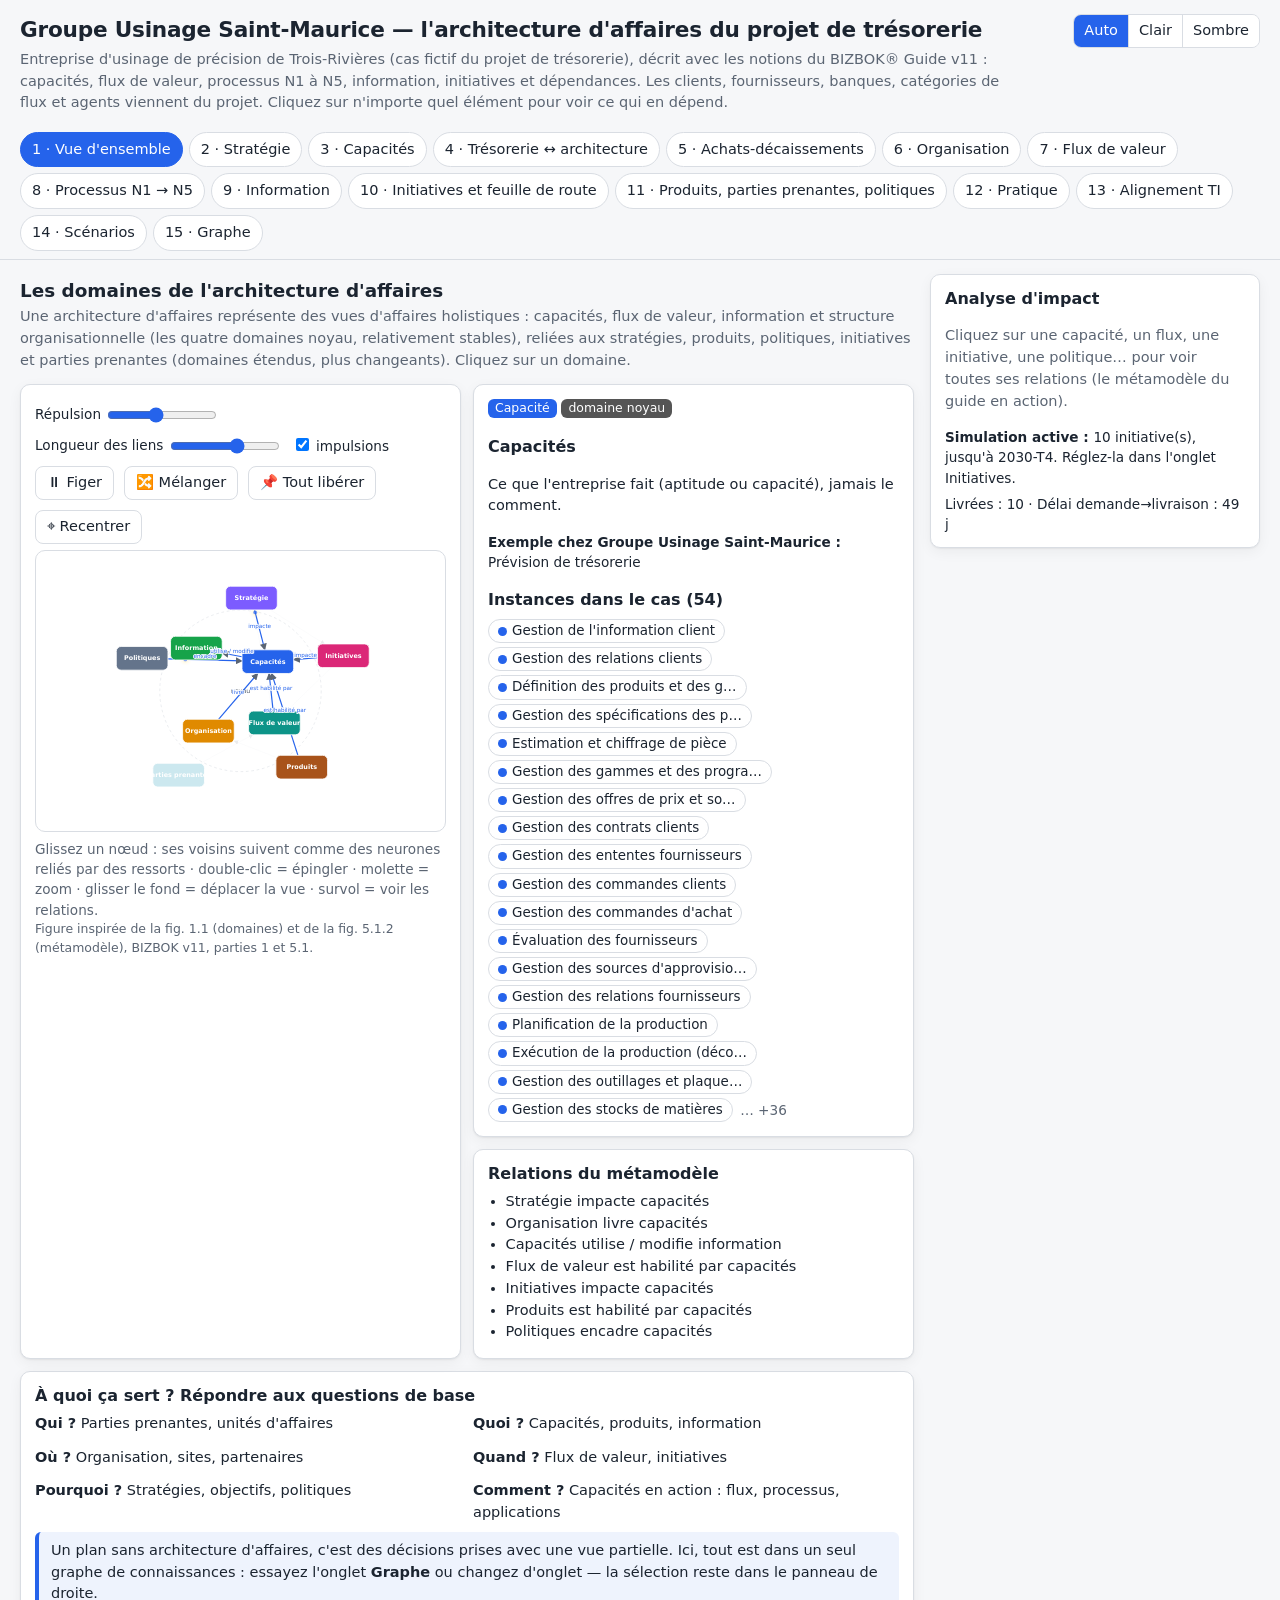
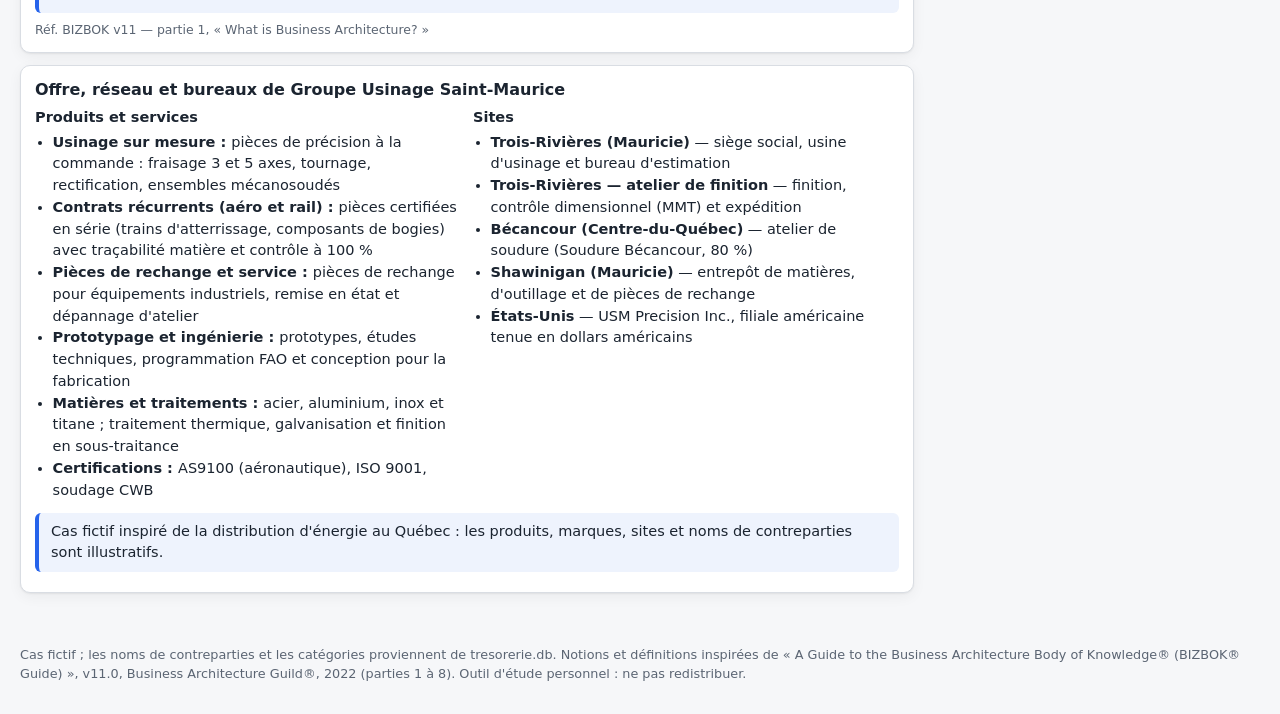
<file: demo_live/architecture/index.html>
<!doctype html>
<html lang="fr">
<head>
<meta charset="utf-8">
<meta name="viewport" content="width=device-width, initial-scale=1">
<title>Groupe Usinage Saint-Maurice — architecture d'affaires (BIZBOK)</title>
<style>
:root{
  --bg:#f6f7f9; --surface:#fff; --ink:#1b2430; --muted:#5b6573; --line:#d9dde3; --accent:#2563eb; --accent-ink:#fff;
  --good:#1a9a4a; --warn:#d9930a; --bad:#d03b3b;
  --h1:#d03b3b; --h2:#ee8a3a; --h3:#f2cc4a; --h4:#a8cf5a; --h5:#3aa65a;
  --shadow:0 1px 2px rgba(0,0,0,.06),0 4px 14px rgba(0,0,0,.05);
}
@media (prefers-color-scheme: dark){
  :root:not([data-theme="light"]){ --bg:#12161c; --surface:#1a2029; --ink:#e7ebf1; --muted:#9aa5b4; --line:#2c3541; --accent:#6aa1ff; --accent-ink:#0b1220; --shadow:0 1px 2px rgba(0,0,0,.4); }
}
:root[data-theme="dark"]{ --bg:#12161c; --surface:#1a2029; --ink:#e7ebf1; --muted:#9aa5b4; --line:#2c3541; --accent:#6aa1ff; --accent-ink:#0b1220; --shadow:0 1px 2px rgba(0,0,0,.4); }
*{box-sizing:border-box}
html,body{margin:0}
body{background:var(--bg);color:var(--ink);font:14.5px/1.5 system-ui,-apple-system,"Segoe UI",Roboto,sans-serif}
header{padding:14px 20px 0;max-width:1500px;margin:0 auto}
header h1{margin:0;font-size:1.35rem;letter-spacing:-.01em}
header p{margin:.15rem 0 .6rem;color:var(--muted);max-width:980px}
.top{display:flex;gap:12px;align-items:flex-start;justify-content:space-between;flex-wrap:wrap}
nav{display:flex;gap:6px;flex-wrap:wrap;padding:8px 20px;max-width:1500px;margin:0 auto;position:sticky;top:0;background:var(--bg);z-index:5;border-bottom:1px solid var(--line)}
nav button{border:1px solid var(--line);background:var(--surface);color:var(--ink);padding:6px 11px;border-radius:999px;cursor:pointer;font:inherit}
nav button[aria-selected="true"]{background:var(--accent);color:var(--accent-ink);border-color:var(--accent)}
.layout{display:grid;grid-template-columns:minmax(0,1fr) 330px;gap:16px;max-width:1500px;margin:0 auto;padding:14px 20px 40px}
@media (max-width:1050px){.layout{grid-template-columns:1fr}}
main{min-width:0}
aside#panel{position:sticky;top:58px;align-self:start;max-height:calc(100vh - 72px);overflow:auto;background:var(--surface);border:1px solid var(--line);border-radius:10px;padding:12px 14px;box-shadow:var(--shadow)}
@media (max-width:1050px){aside#panel{position:static;max-height:none}}
h2{font-size:1.15rem;margin:.2rem 0 .1rem}
h3{font-size:1rem;margin:1rem 0 .3rem}
.lead{color:var(--muted);margin:.1rem 0 .8rem;max-width:900px}
.card{background:var(--surface);border:1px solid var(--line);border-radius:10px;padding:12px 14px;box-shadow:var(--shadow);margin-bottom:12px}
.cols{display:grid;grid-template-columns:repeat(auto-fit,minmax(300px,1fr));gap:12px}
.row{display:flex;gap:10px;flex-wrap:wrap;align-items:center;margin:.4rem 0}
.seg{display:inline-flex;border:1px solid var(--line);border-radius:8px;overflow:hidden}
.seg button{border:0;background:var(--surface);color:var(--ink);padding:5px 10px;cursor:pointer;font:inherit;border-right:1px solid var(--line)}
.seg button:last-child{border-right:0}
.seg button[aria-pressed="true"]{background:var(--accent);color:var(--accent-ink)}
button.btn{border:1px solid var(--line);background:var(--surface);color:var(--ink);padding:5px 11px;border-radius:8px;cursor:pointer;font:inherit}
button.btn.primary{background:var(--accent);color:var(--accent-ink);border-color:var(--accent)}
input[type=range]{accent-color:var(--accent);vertical-align:middle}
select,input[type=text]{background:var(--surface);color:var(--ink);border:1px solid var(--line);border-radius:8px;padding:5px 8px;font:inherit}
.chip{display:inline-flex;align-items:center;gap:5px;border:1px solid var(--line);border-radius:999px;padding:1px 9px;font-size:.84rem;background:var(--surface);cursor:pointer;margin:2px 3px 2px 0}
.chip i{width:9px;height:9px;border-radius:50%;display:inline-block}
.chip.on{outline:2px solid var(--accent)}
.muted{color:var(--muted)} .small{font-size:.85rem}
.tag{display:inline-block;border-radius:6px;padding:0 7px;font-size:.78rem;color:#fff}
table{border-collapse:collapse;width:100%}
th,td{border-bottom:1px solid var(--line);padding:5px 7px;text-align:left;vertical-align:top}
th{font-weight:600;font-size:.85rem;color:var(--muted)}
svg text{font-family:inherit}
.legend{display:flex;gap:10px;flex-wrap:wrap;font-size:.82rem;color:var(--muted);align-items:center}
.swatch{display:inline-block;width:14px;height:14px;border-radius:3px;vertical-align:middle;margin-right:3px}
.capgrid{display:grid;gap:10px;grid-template-columns:repeat(auto-fill,minmax(235px,1fr))}
.l1{border:1px solid var(--line);border-radius:10px;padding:8px;background:var(--surface)}
.l1 h4{margin:0 0 6px;font-size:.9rem}
.l2{display:block;width:100%;text-align:left;border:1px solid rgba(0,0,0,.12);border-radius:6px;padding:4px 7px;margin:3px 0;cursor:pointer;font:inherit;font-size:.84rem;color:#111;position:relative}
.l2.dim{opacity:.28}
.l2.sel{outline:3px solid var(--ink)}
.l2 b{float:right;font-weight:600;opacity:.75}
.stages{display:flex;gap:0;overflow-x:auto;padding-bottom:6px}
.stage{flex:1 0 150px;min-width:150px;background:var(--surface);border:1px solid var(--line);border-top:5px solid #5eb8b0;padding:8px;clip-path:polygon(0 0,calc(100% - 14px) 0,100% 50%,calc(100% - 14px) 100%,0 100%,14px 50%);margin-right:-6px;padding-left:22px;padding-right:20px;cursor:pointer}
.stage.done{background:color-mix(in srgb,var(--good) 14%,var(--surface))}
.stage.cur{outline:2px solid var(--accent)}
.stage .n{font-size:.75rem;color:var(--muted)}
.kpi{border:1px solid var(--line);border-radius:10px;padding:8px 10px;background:var(--surface)}
.kpi .v{font-size:1.25rem;font-weight:650}
.bar{height:8px;border-radius:4px;background:var(--line);overflow:hidden}
.bar>i{display:block;height:100%}
.note{border-left:4px solid var(--accent);background:color-mix(in srgb,var(--accent) 8%,var(--surface));padding:8px 12px;border-radius:6px;margin:8px 0}
.src{font-size:.78rem;color:var(--muted)}
.node{cursor:pointer}
.node text{pointer-events:none}
.sub{display:flex;gap:6px;flex-wrap:wrap;margin:.2rem 0 .8rem}
ul.tight{margin:.2rem 0;padding-left:1.1rem}
.good{color:var(--good)} .bad{color:var(--bad)} .warnc{color:var(--warn)}
footer{max-width:1500px;margin:0 auto;padding:0 20px 30px;color:var(--muted);font-size:.8rem}
</style>
</head>
<body>
<header>
  <div class="top">
    <div>
      <h1>Groupe Usinage Saint-Maurice — l'architecture d'affaires du projet de trésorerie</h1>
      <p>Entreprise d'usinage de précision de Trois-Rivières (cas fictif du projet de trésorerie), décrit avec les notions du BIZBOK® Guide v11 : capacités, flux de valeur, processus N1 à N5, information, initiatives et dépendances. Les clients, fournisseurs, banques, catégories de flux et agents viennent du projet. Cliquez sur n'importe quel élément pour voir ce qui en dépend.</p>
    </div>
    <div class="seg" id="themeSeg"><button data-th="auto" aria-pressed="true">Auto</button><button data-th="light" aria-pressed="false">Clair</button><button data-th="dark" aria-pressed="false">Sombre</button></div>
  </div>
</header>
<nav id="nav" role="tablist"></nav>
<div class="layout">
  <main id="main"></main>
  <aside id="panel" aria-live="polite"></aside>
</div>
<footer>Cas fictif ; les noms de contreparties et les catégories proviennent de tresorerie.db. Notions et définitions inspirées de « A Guide to the Business Architecture Body of Knowledge® (BIZBOK® Guide) », v11.0, Business Architecture Guild®, 2022 (parties 1 à 8). Outil d'étude personnel : ne pas redistribuer.</footer>
<script src="donnees_tresorerie.js"></script>
<script src="data.js"></script>
<script src="data_proc.js"></script>
<script src="app.js"></script>
<script src="live.js"></script>
<script src="views_a.js"></script>
<script src="views_b.js"></script>
<script src="views_c.js"></script>
<script src="views_d.js"></script>
<script src="views_e.js"></script>
<script src="views_f.js"></script>
<script src="views_g.js"></script>
<script src="views_h.js"></script>
<script>boot();</script>
</body>
</html>
</file>
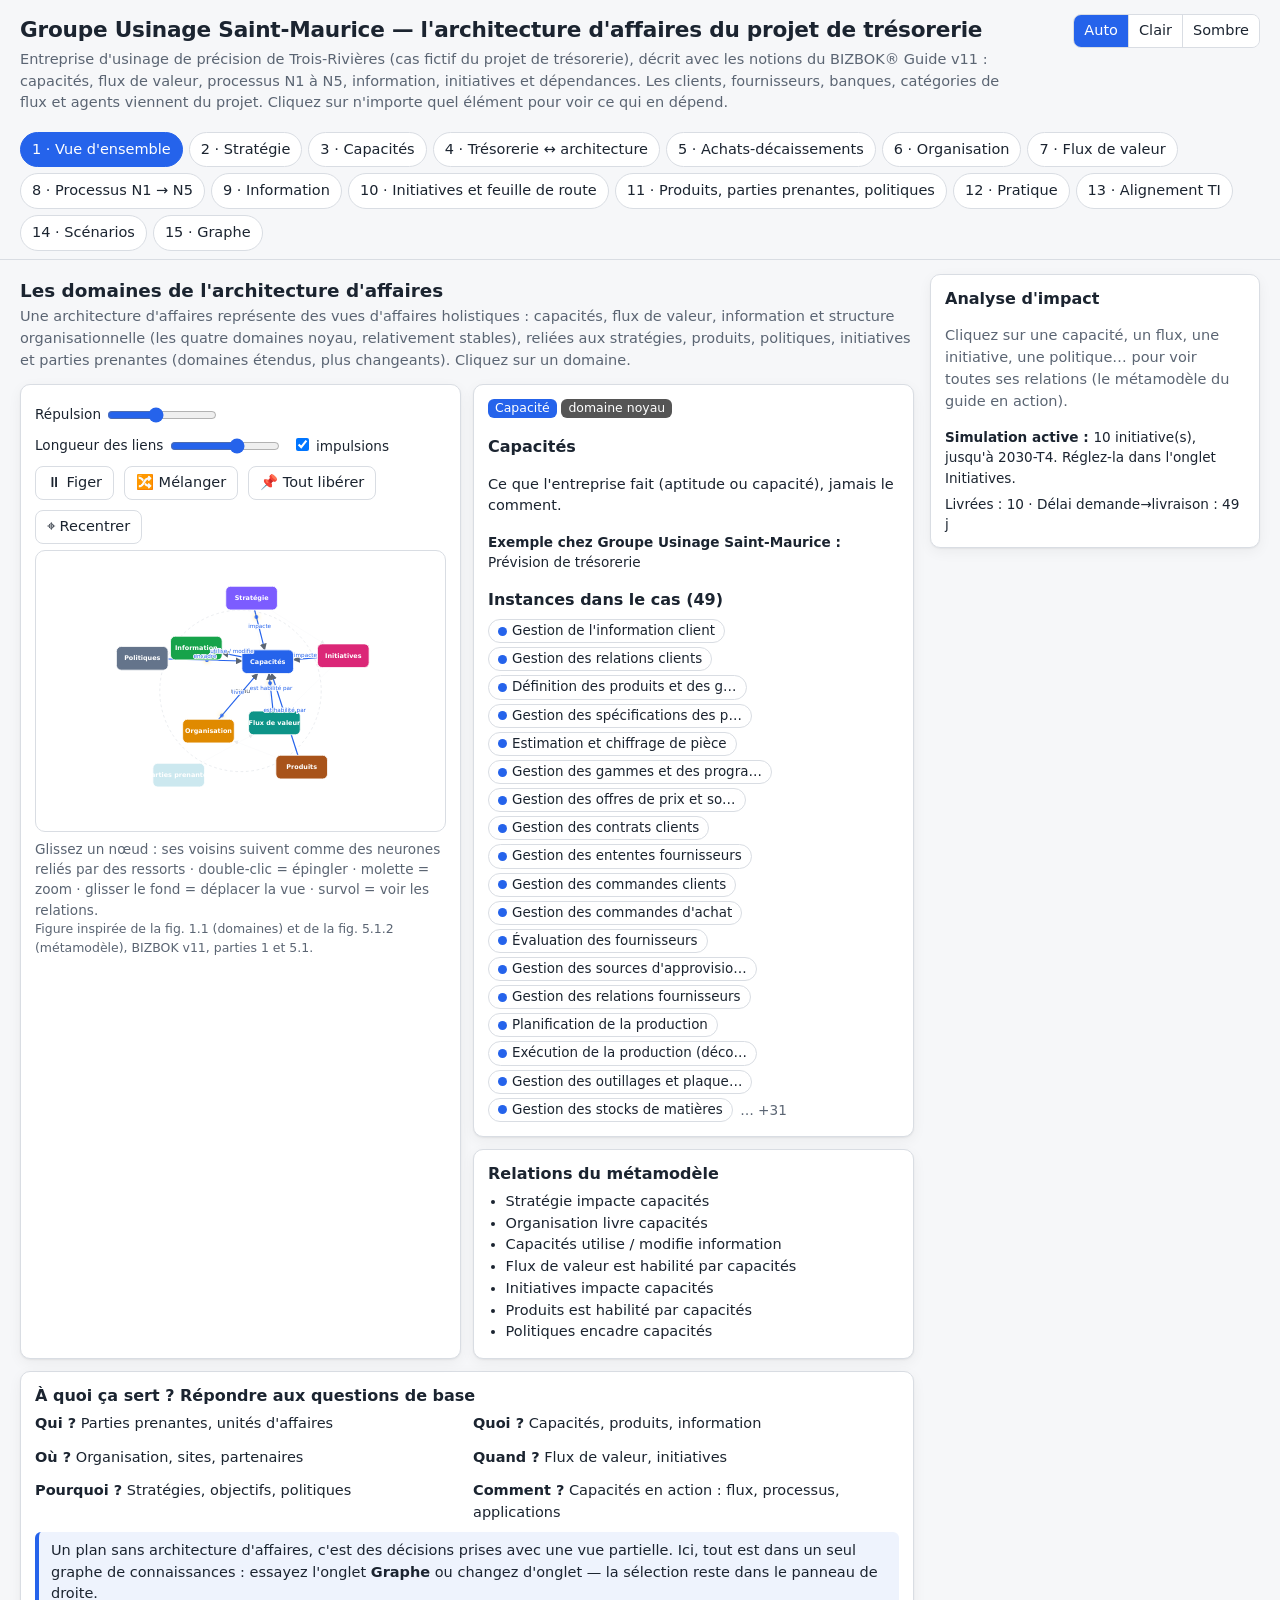
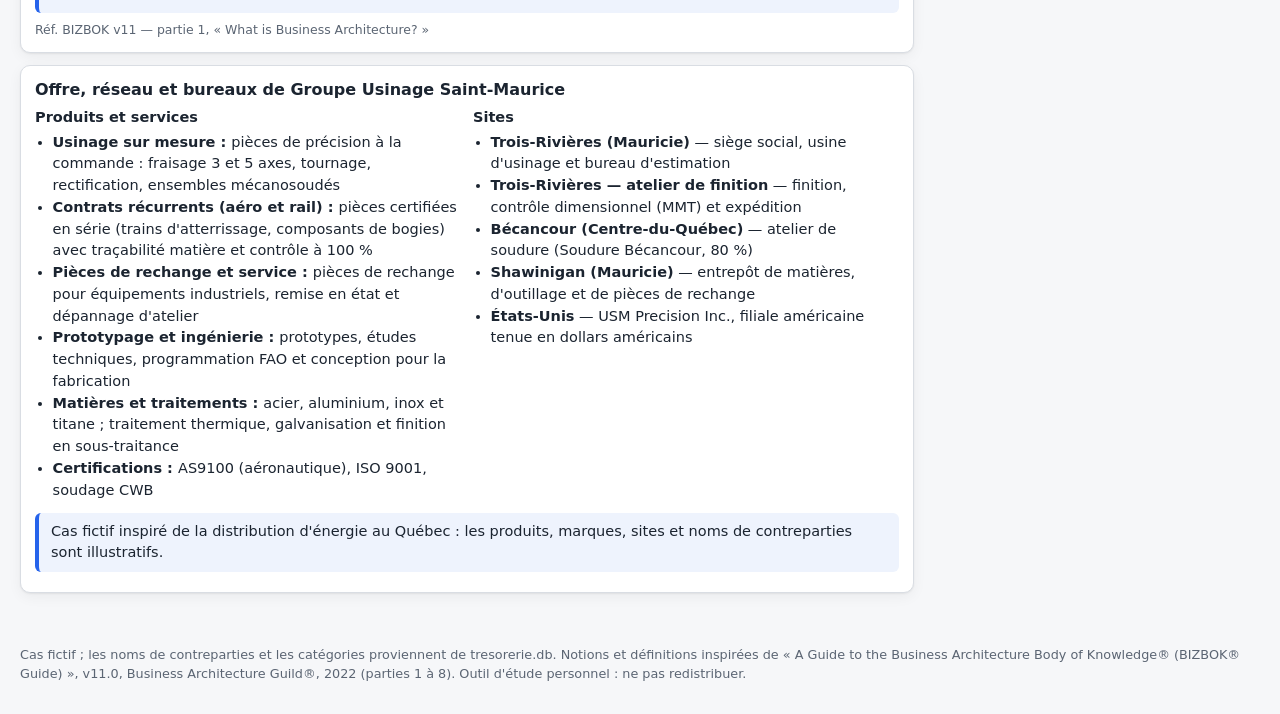
<file: demo_live/architecture/architecture_autonome.html>
<!doctype html>
<html lang="fr">
<head>
<meta charset="utf-8">
<meta name="viewport" content="width=device-width, initial-scale=1">
<title>Groupe Usinage Saint-Maurice — architecture d'affaires (BIZBOK)</title>
<style>
:root{
  --bg:#f6f7f9; --surface:#fff; --ink:#1b2430; --muted:#5b6573; --line:#d9dde3; --accent:#2563eb; --accent-ink:#fff;
  --good:#1a9a4a; --warn:#d9930a; --bad:#d03b3b;
  --h1:#d03b3b; --h2:#ee8a3a; --h3:#f2cc4a; --h4:#a8cf5a; --h5:#3aa65a;
  --shadow:0 1px 2px rgba(0,0,0,.06),0 4px 14px rgba(0,0,0,.05);
}
@media (prefers-color-scheme: dark){
  :root:not([data-theme="light"]){ --bg:#12161c; --surface:#1a2029; --ink:#e7ebf1; --muted:#9aa5b4; --line:#2c3541; --accent:#6aa1ff; --accent-ink:#0b1220; --shadow:0 1px 2px rgba(0,0,0,.4); }
}
:root[data-theme="dark"]{ --bg:#12161c; --surface:#1a2029; --ink:#e7ebf1; --muted:#9aa5b4; --line:#2c3541; --accent:#6aa1ff; --accent-ink:#0b1220; --shadow:0 1px 2px rgba(0,0,0,.4); }
*{box-sizing:border-box}
html,body{margin:0}
body{background:var(--bg);color:var(--ink);font:14.5px/1.5 system-ui,-apple-system,"Segoe UI",Roboto,sans-serif}
header{padding:14px 20px 0;max-width:1500px;margin:0 auto}
header h1{margin:0;font-size:1.35rem;letter-spacing:-.01em}
header p{margin:.15rem 0 .6rem;color:var(--muted);max-width:980px}
.top{display:flex;gap:12px;align-items:flex-start;justify-content:space-between;flex-wrap:wrap}
nav{display:flex;gap:6px;flex-wrap:wrap;padding:8px 20px;max-width:1500px;margin:0 auto;position:sticky;top:0;background:var(--bg);z-index:5;border-bottom:1px solid var(--line)}
nav button{border:1px solid var(--line);background:var(--surface);color:var(--ink);padding:6px 11px;border-radius:999px;cursor:pointer;font:inherit}
nav button[aria-selected="true"]{background:var(--accent);color:var(--accent-ink);border-color:var(--accent)}
.layout{display:grid;grid-template-columns:minmax(0,1fr) 330px;gap:16px;max-width:1500px;margin:0 auto;padding:14px 20px 40px}
@media (max-width:1050px){.layout{grid-template-columns:1fr}}
main{min-width:0}
aside#panel{position:sticky;top:58px;align-self:start;max-height:calc(100vh - 72px);overflow:auto;background:var(--surface);border:1px solid var(--line);border-radius:10px;padding:12px 14px;box-shadow:var(--shadow)}
@media (max-width:1050px){aside#panel{position:static;max-height:none}}
h2{font-size:1.15rem;margin:.2rem 0 .1rem}
h3{font-size:1rem;margin:1rem 0 .3rem}
.lead{color:var(--muted);margin:.1rem 0 .8rem;max-width:900px}
.card{background:var(--surface);border:1px solid var(--line);border-radius:10px;padding:12px 14px;box-shadow:var(--shadow);margin-bottom:12px}
.cols{display:grid;grid-template-columns:repeat(auto-fit,minmax(300px,1fr));gap:12px}
.row{display:flex;gap:10px;flex-wrap:wrap;align-items:center;margin:.4rem 0}
.seg{display:inline-flex;border:1px solid var(--line);border-radius:8px;overflow:hidden}
.seg button{border:0;background:var(--surface);color:var(--ink);padding:5px 10px;cursor:pointer;font:inherit;border-right:1px solid var(--line)}
.seg button:last-child{border-right:0}
.seg button[aria-pressed="true"]{background:var(--accent);color:var(--accent-ink)}
button.btn{border:1px solid var(--line);background:var(--surface);color:var(--ink);padding:5px 11px;border-radius:8px;cursor:pointer;font:inherit}
button.btn.primary{background:var(--accent);color:var(--accent-ink);border-color:var(--accent)}
input[type=range]{accent-color:var(--accent);vertical-align:middle}
select,input[type=text]{background:var(--surface);color:var(--ink);border:1px solid var(--line);border-radius:8px;padding:5px 8px;font:inherit}
.chip{display:inline-flex;align-items:center;gap:5px;border:1px solid var(--line);border-radius:999px;padding:1px 9px;font-size:.84rem;background:var(--surface);cursor:pointer;margin:2px 3px 2px 0}
.chip i{width:9px;height:9px;border-radius:50%;display:inline-block}
.chip.on{outline:2px solid var(--accent)}
.muted{color:var(--muted)} .small{font-size:.85rem}
.tag{display:inline-block;border-radius:6px;padding:0 7px;font-size:.78rem;color:#fff}
table{border-collapse:collapse;width:100%}
th,td{border-bottom:1px solid var(--line);padding:5px 7px;text-align:left;vertical-align:top}
th{font-weight:600;font-size:.85rem;color:var(--muted)}
svg text{font-family:inherit}
.legend{display:flex;gap:10px;flex-wrap:wrap;font-size:.82rem;color:var(--muted);align-items:center}
.swatch{display:inline-block;width:14px;height:14px;border-radius:3px;vertical-align:middle;margin-right:3px}
.capgrid{display:grid;gap:10px;grid-template-columns:repeat(auto-fill,minmax(235px,1fr))}
.l1{border:1px solid var(--line);border-radius:10px;padding:8px;background:var(--surface)}
.l1 h4{margin:0 0 6px;font-size:.9rem}
.l2{display:block;width:100%;text-align:left;border:1px solid rgba(0,0,0,.12);border-radius:6px;padding:4px 7px;margin:3px 0;cursor:pointer;font:inherit;font-size:.84rem;color:#111;position:relative}
.l2.dim{opacity:.28}
.l2.sel{outline:3px solid var(--ink)}
.l2 b{float:right;font-weight:600;opacity:.75}
.stages{display:flex;gap:0;overflow-x:auto;padding-bottom:6px}
.stage{flex:1 0 150px;min-width:150px;background:var(--surface);border:1px solid var(--line);border-top:5px solid #5eb8b0;padding:8px;clip-path:polygon(0 0,calc(100% - 14px) 0,100% 50%,calc(100% - 14px) 100%,0 100%,14px 50%);margin-right:-6px;padding-left:22px;padding-right:20px;cursor:pointer}
.stage.done{background:color-mix(in srgb,var(--good) 14%,var(--surface))}
.stage.cur{outline:2px solid var(--accent)}
.stage .n{font-size:.75rem;color:var(--muted)}
.kpi{border:1px solid var(--line);border-radius:10px;padding:8px 10px;background:var(--surface)}
.kpi .v{font-size:1.25rem;font-weight:650}
.bar{height:8px;border-radius:4px;background:var(--line);overflow:hidden}
.bar>i{display:block;height:100%}
.note{border-left:4px solid var(--accent);background:color-mix(in srgb,var(--accent) 8%,var(--surface));padding:8px 12px;border-radius:6px;margin:8px 0}
.src{font-size:.78rem;color:var(--muted)}
.node{cursor:pointer}
.node text{pointer-events:none}
.sub{display:flex;gap:6px;flex-wrap:wrap;margin:.2rem 0 .8rem}
ul.tight{margin:.2rem 0;padding-left:1.1rem}
.good{color:var(--good)} .bad{color:var(--bad)} .warnc{color:var(--warn)}
footer{max-width:1500px;margin:0 auto;padding:0 20px 30px;color:var(--muted);font-size:.8rem}
</style>
</head>
<body>
<header>
  <div class="top">
    <div>
      <h1>Groupe Usinage Saint-Maurice — l'architecture d'affaires du projet de trésorerie</h1>
      <p>Entreprise d'usinage de précision de Trois-Rivières (cas fictif du projet de trésorerie), décrit avec les notions du BIZBOK® Guide v11 : capacités, flux de valeur, processus N1 à N5, information, initiatives et dépendances. Les clients, fournisseurs, banques, catégories de flux et agents viennent du projet. Cliquez sur n'importe quel élément pour voir ce qui en dépend.</p>
    </div>
    <div class="seg" id="themeSeg"><button data-th="auto" aria-pressed="true">Auto</button><button data-th="light" aria-pressed="false">Clair</button><button data-th="dark" aria-pressed="false">Sombre</button></div>
  </div>
</header>
<nav id="nav" role="tablist"></nav>
<div class="layout">
  <main id="main"></main>
  <aside id="panel" aria-live="polite"></aside>
</div>
<footer>Cas fictif ; les noms de contreparties et les catégories proviennent de tresorerie.db. Notions et définitions inspirées de « A Guide to the Business Architecture Body of Knowledge® (BIZBOK® Guide) », v11.0, Business Architecture Guild®, 2022 (parties 1 à 8). Outil d'étude personnel : ne pas redistribuer.</footer>
<script>window.USM_DATA = {"disponible": true, "genere_le": "2026-10-31", "entreprise": "Groupe Usinage Saint-Maurice inc.", "secteur": "Usinage de précision, Trois-Rivières (Mauricie)", "exercice": 2026, "solde_initial": 312450.0, "seuil": 200000.0, "facilites": [{"nom": "Carte corporative Visa Affaires", "solde": 18400.0, "limite": 75000.0}, {"nom": "Marge de crédit d'exploitation", "solde": 890000.0, "limite": 1500000.0}], "annees": [2023, 2024, 2025, 2026], "categories": [{"categorie": "Assurances (biens et responsabilité)", "nature": "Fixe", "par_annee": {"2023": -96325.0, "2024": -103021.0, "2025": -106517.0, "2026": -112884.0}, "nb": 48}, {"categorie": "Autres revenus (récupération de métaux)", "nature": "Revenu", "par_annee": {"2023": 234334.0, "2024": 250409.0, "2025": 256780.0, "2026": 273589.0}, "nb": 48}, {"categorie": "Développement des affaires et publicité", "nature": "Variable", "par_annee": {"2023": -64218.0, "2024": -68442.0, "2025": -69501.0, "2026": -73599.0}, "nb": 48}, {"categorie": "Entretien et réparation des machines", "nature": "Fixe", "par_annee": {"2023": -186191.0, "2024": -201468.0, "2025": -201796.0, "2026": -215493.0}, "nb": 48}, {"categorie": "Formation, SST et équipements de protection", "nature": "Variable", "par_annee": {"2023": -48195.0, "2024": -51573.0, "2025": -53676.0, "2026": -56831.0}, "nb": 44}, {"categorie": "Frais de déplacement et représentation", "nature": "Variable", "par_annee": {"2023": -54367.0, "2024": -56742.0, "2025": -57514.0, "2026": -60909.0}, "nb": 48}, {"categorie": "Fret et transport", "nature": "Variable", "par_annee": {"2023": -318819.0, "2024": -347495.0, "2025": -342198.0, "2026": -363683.0}, "nb": 96}, {"categorie": "Honoraires professionnels (CPA, juridique)", "nature": "Fixe", "par_annee": {"2023": -95384.0, "2024": -98370.0, "2025": -104037.0, "2026": -109777.0}, "nb": 44}, {"categorie": "Intérêts et frais bancaires", "nature": "Fixe", "par_annee": {"2023": -88383.0, "2024": -96666.0, "2025": -99363.0, "2026": -105280.0}, "nb": 96}, {"categorie": "Location d'équipement (crédit-bail CNC)", "nature": "Fixe", "par_annee": {"2023": -183702.0, "2024": -196156.0, "2025": -201555.0, "2026": -213600.0}, "nb": 48}, {"categorie": "Loyer et taxes du bâtiment industriel", "nature": "Fixe", "par_annee": {"2023": -339353.0, "2024": -358633.0, "2025": -374207.0, "2026": -396023.0}, "nb": 48}, {"categorie": "Matières premières (acier, alu, inox)", "nature": "Variable", "par_annee": {"2023": -3994259.0, "2024": -4208885.0, "2025": -4331392.0, "2026": -4582867.0}, "nb": 144}, {"categorie": "Outillage et consommables d'atelier", "nature": "Variable", "par_annee": {"2023": -431588.0, "2024": -464734.0, "2025": -482215.0, "2026": -511792.0}, "nb": 96}, {"categorie": "Remboursement emprunt équipement (BDC)", "nature": "Fixe", "par_annee": {"2023": -147065.0, "2024": -157035.0, "2025": -161357.0, "2026": -171000.0}, "nb": 48}, {"categorie": "Remboursement marge de crédit", "nature": "Financement", "par_annee": {"2023": -977128.0, "2024": -1042693.0, "2025": -1077461.0, "2026": -1138516.0}, "nb": 48}, {"categorie": "Salaires et charges — administration", "nature": "Fixe", "par_annee": {"2023": -1061905.0, "2024": -1144062.0, "2025": -1160291.0, "2026": -1229198.0}, "nb": 96}, {"categorie": "Salaires et charges — production", "nature": "Variable", "par_annee": {"2023": -2857025.0, "2024": -2983895.0, "2025": -3026347.0, "2026": -3207826.0}, "nb": 96}, {"categorie": "Sous-traitance et traitements de surface", "nature": "Variable", "par_annee": {"2023": -793479.0, "2024": -846143.0, "2025": -876237.0, "2026": -927806.0}, "nb": 96}, {"categorie": "Subventions et crédits d'impôt (RS&DE)", "nature": "Revenu", "par_annee": {"2023": 159214.0, "2024": 175568.0, "2025": 179031.0, "2026": 188011.0}, "nb": 8}, {"categorie": "Télécommunications, ERP et TI", "nature": "Fixe", "par_annee": {"2023": -80311.0, "2024": -85093.0, "2025": -88025.0, "2026": -93310.0}, "nb": 96}, {"categorie": "Ventes — contrats récurrents (aéro et rail)", "nature": "Revenu", "par_annee": {"2023": 3134371.0, "2024": 3350005.0, "2025": 3502344.0, "2026": 3709642.0}, "nb": 96}, {"categorie": "Ventes — pièces de rechange et service", "nature": "Revenu", "par_annee": {"2023": 1588310.0, "2024": 1707322.0, "2025": 1780292.0, "2026": 1887525.0}, "nb": 96}, {"categorie": "Ventes — prototypage et ingénierie", "nature": "Revenu", "par_annee": {"2023": 675906.0, "2024": 713631.0, "2025": 746116.0, "2026": 790168.0}, "nb": 48}, {"categorie": "Ventes — usinage sur mesure", "nature": "Revenu", "par_annee": {"2023": 7283023.0, "2024": 7806251.0, "2025": 7923498.0, "2026": 8392448.0}, "nb": 192}, {"categorie": "Énergie — Hydro-Québec (usine)", "nature": "Fixe", "par_annee": {"2023": -405858.0, "2024": -437968.0, "2025": -453056.0, "2026": -478535.0}, "nb": 48}], "contreparties": [{"type": "FACTURE USINAGE", "nom": "KRUGER TROIS-RIVIERES", "nb": 96, "total": 16803651, "categorie": "Ventes — usinage sur mesure"}, {"type": "PAIE PRODUCTION", "nom": "DEPOT DIRECT EMPLOYES", "nb": 96, "total": -12075094, "categorie": "Salaires et charges — production"}, {"type": "FACTURE USINAGE", "nom": "ARCELORMITTAL CONTRECOEUR", "nb": 48, "total": 8202713, "categorie": "Ventes — usinage sur mesure"}, {"type": "CONTRAT RAIL", "nom": "ALSTOM LA POCATIERE", "nb": 48, "total": 6872785, "categorie": "Ventes — contrats récurrents (aéro et rail)"}, {"type": "CONTRAT RECURRENT", "nom": "BOMBARDIER AERO", "nb": 48, "total": 6823577, "categorie": "Ventes — contrats récurrents (aéro et rail)"}, {"type": "FACTURE USINAGE", "nom": "MARMEN INC", "nb": 48, "total": 6398856, "categorie": "Ventes — usinage sur mesure"}, {"type": "MATIERES PREMIERES", "nom": "ACIER RUSSEL TROIS-RIVIERES", "nb": 48, "total": -5801788, "categorie": "Matières premières (acier, alu, inox)"}, {"type": "MATIERES PREMIERES", "nom": "METAUX SOLUTIONS QUEBEC", "nb": 48, "total": -5724785, "categorie": "Matières premières (acier, alu, inox)"}, {"type": "MATIERES PREMIERES", "nom": "ALCAN DISTRIBUTION", "nb": 48, "total": -5590830, "categorie": "Matières premières (acier, alu, inox)"}, {"type": "PAIE ADMINISTRATION", "nom": "REMISES RQ ET ARC", "nb": 96, "total": -4595457, "categorie": "Salaires et charges — administration"}, {"type": "MARGE DE CREDIT", "nom": "DESJARDINS ENTREPRISES", "nb": 48, "total": -4235797, "categorie": "Remboursement marge de crédit"}, {"type": "PIECES DE RECHANGE", "nom": "SCIERIE ST-SEVERIN", "nb": 48, "total": 3621493, "categorie": "Ventes — pièces de rechange et service"}, {"type": "PIECES DE RECHANGE", "nom": "RIO TINTO ALMA", "nb": 48, "total": 3341956, "categorie": "Ventes — pièces de rechange et service"}, {"type": "PROTOTYPAGE", "nom": "INNOVATION MAURICIE", "nb": 48, "total": 2925820, "categorie": "Ventes — prototypage et ingénierie"}, {"type": "HYDRO", "nom": "HYDRO-QUEBEC TARIF M", "nb": 48, "total": -1775417, "categorie": "Énergie — Hydro-Québec (usine)"}, {"type": "SOUS-TRAITANCE", "nom": "TRAITEMENT THERMIQUE MAURICIE", "nb": 48, "total": -1724547, "categorie": "Sous-traitance et traitements de surface"}, {"type": "SOUS-TRAITANCE", "nom": "GALVANISATION SHAWINIGAN", "nb": 48, "total": -1719118, "categorie": "Sous-traitance et traitements de surface"}, {"type": "LOYER", "nom": "9271-4488 QUEBEC INC", "nb": 48, "total": -1468215, "categorie": "Loyer et taxes du bâtiment industriel"}, {"type": "RECUPERATION", "nom": "AMERICAN IRON & METAL", "nb": 48, "total": 1015112, "categorie": "Autres revenus (récupération de métaux)"}, {"type": "OUTILLAGE", "nom": "KENNAMETAL CANADA", "nb": 48, "total": -998892, "categorie": "Outillage et consommables d'atelier"}, {"type": "OUTILLAGE", "nom": "SANDVIK COROMANT", "nb": 48, "total": -891438, "categorie": "Outillage et consommables d'atelier"}, {"type": "ENTRETIEN", "nom": "ELECTRO-MECANIQUE TR", "nb": 48, "total": -804948, "categorie": "Entretien et réparation des machines"}, {"type": "CREDIT-BAIL", "nom": "DESJARDINS EQUIPEMENT", "nb": 48, "total": -795013, "categorie": "Location d'équipement (crédit-bail CNC)"}, {"type": "SUBVENTION", "nom": "RSDE REVENU QUEBEC", "nb": 8, "total": 701824, "categorie": "Subventions et crédits d'impôt (RS&DE)"}, {"type": "FRET", "nom": "TRANSPORT ROBERT", "nb": 48, "total": -692452, "categorie": "Fret et transport"}, {"type": "FRET", "nom": "GROUPE MORNEAU", "nb": 48, "total": -679742, "categorie": "Fret et transport"}, {"type": "BDC", "nom": "BANQUE DE DEVELOPPEMENT DU CANADA", "nb": 48, "total": -636457, "categorie": "Remboursement emprunt équipement (BDC)"}, {"type": "ASSURANCE", "nom": "INTACT ASSURANCE ENTREPRISES", "nb": 48, "total": -418746, "categorie": "Assurances (biens et responsabilité)"}, {"type": "HONORAIRES", "nom": "RAYMOND CHABOT GRANT THORNTON", "nb": 44, "total": -407568, "categorie": "Honoraires professionnels (CPA, juridique)"}, {"type": "PUBLICITE", "nom": "SALON INDUSTRIEL DE MONTREAL", "nb": 48, "total": -275759, "categorie": "Développement des affaires et publicité"}, {"type": "DEPLACEMENT", "nom": "AIR CANADA", "nb": 48, "total": -229533, "categorie": "Frais de déplacement et représentation"}, {"type": "FORMATION", "nom": "CSMO-M", "nb": 44, "total": -210275, "categorie": "Formation, SST et équipements de protection"}, {"type": "INTERETS", "nom": "DESJARDINS ENTREPRISES", "nb": 48, "total": -195594, "categorie": "Intérêts et frais bancaires"}, {"type": "FRAIS BANCAIRES", "nom": "DESJARDINS ENTREPRISES", "nb": 48, "total": -194097, "categorie": "Intérêts et frais bancaires"}, {"type": "TELECOM", "nom": "VIDEOTRON AFFAIRES", "nb": 48, "total": -189857, "categorie": "Télécommunications, ERP et TI"}, {"type": "ERP", "nom": "GENIUS ERP", "nb": 48, "total": -156883, "categorie": "Télécommunications, ERP et TI"}], "nb_mouvements": 1824, "part_recurrents": 25.1, "gouvernance": {"initialisee": true, "nb_champs": 276, "nb_regles": 14, "nb_runs": 0, "nb_fichiers": 0, "nb_mouvements_core": 0, "nb_quarantaine": 0, "nb_contreparties": 0}, "achats": {"disponible": false}};</script>
<script>
/* Groupe Usinage Saint-Maurice inc. — architecture d'affaires (BIZBOK v11), ancrée dans le projet de trésorerie.
   Entreprise fictive : usinage de précision et ensembles mécanosoudés, Trois-Rivières (Mauricie). Clients, fournisseurs, banques,
   catégories de flux et agents A1 à A8 proviennent du projet (tresorerie.db, orchestrateur). Le reste est illustratif. */
"use strict";

/* Part observée des contrats récurrents dans le journal de trésorerie (si les données sont injectées), sinon valeur d'exemple. */
const REC_BASE = (typeof USM_DATA !== "undefined" && USM_DATA.part_recurrents) ? Math.round(USM_DATA.part_recurrents) : 25;
/* Cycle achats-décaissements observé dans la base (tables core_ du cycle), sinon valeurs d'exemple. */
const ACH = (typeof USM_DATA !== "undefined" && USM_DATA.achats && USM_DATA.achats.disponible) ? USM_DATA.achats : null;
const APP_BASE = ACH && ACH.premiere !== null && ACH.premiere !== undefined ? Math.round(ACH.premiere) : 84;
const ESC_BASE = ACH && ACH.escompte_capte_pct !== null && ACH.escompte_capte_pct !== undefined ? Math.round(ACH.escompte_capte_pct) : 70;

const COMPANY = {
  nom: "Groupe Usinage Saint-Maurice inc.", court: "Groupe Usinage Saint-Maurice",
  secteur: "Usinage de précision et ensembles mécanosoudés, Trois-Rivières (Mauricie)",
  entites: ["Gestion Saint-Maurice (société de portefeuille)", "Usinage Saint-Maurice (opérante)", "Immeubles Saint-Maurice", "Soudure Bécancour (80 %, acquise le 1er avril 2025)", "USM Precision Inc. (États-Unis, USD)"],
  /* Offre : même découpage que les produits. Cas fictif, inspiré de l'usinage de précision au Québec. */
  offre: [
    ["Usinage sur mesure", "pièces de précision à la commande : fraisage 3 et 5 axes, tournage, rectification, ensembles mécanosoudés"],
    ["Contrats récurrents (aéro et rail)", "pièces certifiées en série (trains d'atterrissage, composants de bogies) avec traçabilité matière et contrôle à 100 %"],
    ["Pièces de rechange et service", "pièces de rechange pour équipements industriels, remise en état et dépannage d'atelier"],
    ["Prototypage et ingénierie", "prototypes, études techniques, programmation FAO et conception pour la fabrication"],
    ["Matières et traitements", "acier, aluminium, inox et titane ; traitement thermique, galvanisation et finition en sous-traitance"],
    ["Certifications", "AS9100 (aéronautique), ISO 9001, soudage CWB"],
  ],
  sites: [
    ["Trois-Rivières (Mauricie)", "siège social, usine d'usinage et bureau d'estimation"],
    ["Trois-Rivières — atelier de finition", "finition, contrôle dimensionnel (MMT) et expédition"],
    ["Bécancour (Centre-du-Québec)", "atelier de soudure (Soudure Bécancour, 80 %)"],
    ["Shawinigan (Mauricie)", "entrepôt de matières, d'outillage et de pièces de rechange"],
    ["États-Unis", "USM Precision Inc., filiale américaine tenue en dollars américains"],
  ],
};

const TYPES = {
  strat: { label: "Stratégie", color: "#7c5cff" },
  obj: { label: "Objectif", color: "#a07bf0" },
  vs: { label: "Flux de valeur", color: "#0d9488" },
  stage: { label: "Étape de flux", color: "#5eb8b0" },
  cap: { label: "Capacité", color: "#2563eb" },
  bu: { label: "Unité d'affaires", color: "#e08a00" },
  info: { label: "Concept d'information", color: "#16a34a" },
  init: { label: "Initiative", color: "#db2777" },
  prod: { label: "Produit", color: "#a8531a" },
  ent: { label: "Droit de service (entitlement)", color: "#c98a5a" },
  stk: { label: "Partie prenante", color: "#0891b2" },
  pol: { label: "Politique", color: "#64748b" },
  app: { label: "Application", color: "#475569" },
  proc: { label: "Processus (N3)", color: "#7aa91a" },
};

/* ---------- Unités d'affaires (2.3) ---------- */
const BUS = [
  { id: "bu_ven", name: "Ventes et service à la clientèle", parent: "bu_dg" },
  { id: "bu_ing", name: "Tarification et planification des produits", parent: "bu_dg" },
  { id: "bu_app", name: "Approvisionnements", parent: "bu_ops" },
  { id: "bu_pro", name: "Production — Usinage Saint-Maurice", parent: "bu_ops" },
  { id: "bu_sb", name: "Soudure Bécancour (80 %)", parent: "bu_ops" },
  { id: "bu_us", name: "USM Precision (États-Unis)", parent: "bu_ops" },
  { id: "bu_log", name: "Expéditions et logistique", parent: "bu_ops" },
  { id: "bu_qua", name: "Qualité et CND", parent: "bu_dg" },
  { id: "bu_adm", name: "Finances et trésorerie", parent: "bu_dg" },
  { id: "bu_ap", name: "Comptes fournisseurs et paiements", parent: "bu_dg" },
  { id: "bu_ext", name: "Sous-traitants de traitement (Mauricie)", parent: "bu_ops", external: true },
];
const BU_TREE = [
  { id: "bu_dg", name: "Groupe Usinage Saint-Maurice inc. — Direction", parent: null },
  { id: "bu_ops", name: "Opérations (regroupement)", parent: "bu_dg", group: true },
];

/* ---------- Capacités (2.2) : L1 > L2. inst = instances par unité d'affaires (efficacité 1-5) ---------- */
const CAP_L1 = {
  CLI: "Gestion des clients", PRD: "Gestion des produits", ENT: "Gestion des ententes", CMD: "Gestion des commandes",
  FOU: "Gestion des fournisseurs", PRO: "Gestion des opérations de distribution", STK: "Gestion des stocks", QUA: "Gestion de la qualité et de la sécurité",
  LOG: "Gestion de la logistique", ACT: "Gestion des actifs", FIN: "Gestion financière", TRE: "Gestion de la trésorerie",
  DON: "Gestion des données", CON: "Gestion de la conformité", RH: "Gestion des ressources humaines",
};
const CAPS = [
  { id: "c_cli_info", l1: "CLI", name: "Gestion de l'information client", imp: 3, inst: { bu_ven: 3, bu_adm: 3 } },
  { id: "c_cli_rel", l1: "CLI", name: "Gestion des relations clients", imp: 4, inst: { bu_ven: 3 } },
  { id: "c_prd_def", l1: "PRD", name: "Définition des produits et des grilles tarifaires", imp: 5, inst: { bu_ing: 4 } },
  { id: "c_prd_spec", l1: "PRD", name: "Gestion des spécifications des produits (qualité, additifs, normes)", imp: 5, inst: { bu_ing: 3, bu_qua: 3 } },
  { id: "c_prd_cfg", l1: "PRD", name: "Estimation et chiffrage de pièce", imp: 5, inst: { bu_ven: 2, bu_ing: 2 } },
  { id: "c_prd_cyc", l1: "PRD", name: "Gestion des gammes et des programmes CNC", imp: 4, inst: { bu_ing: 3, bu_pro: 2 } },
  { id: "c_ent_sou", l1: "ENT", name: "Gestion des offres de prix et soumissions", imp: 5, inst: { bu_ven: 2, bu_ing: 3 } },
  { id: "c_ent_con", l1: "ENT", name: "Gestion des contrats clients", imp: 4, inst: { bu_ven: 4, bu_adm: 3 } },
  { id: "c_ent_fou", l1: "ENT", name: "Gestion des ententes fournisseurs", imp: 4, inst: { bu_app: 3 } },
  { id: "c_cmd_cli", l1: "CMD", name: "Gestion des commandes clients", imp: 4, inst: { bu_ven: 4, bu_sb: 3 } },
  { id: "c_cmd_ach", l1: "CMD", name: "Gestion des commandes d'achat", imp: 4, inst: { bu_app: 4, bu_us: 3 } },
  { id: "c_fou_eva", l1: "FOU", name: "Évaluation des fournisseurs", imp: 4, inst: { bu_app: 2, bu_qua: 3 } },
  { id: "c_fou_src", l1: "FOU", name: "Gestion des sources d'approvisionnement (acier, alu, inox)", imp: 5, inst: { bu_app: 2 } },
  { id: "c_fou_rel", l1: "FOU", name: "Gestion des relations fournisseurs", imp: 3, inst: { bu_app: 3 } },
  { id: "c_pro_pla", l1: "PRO", name: "Planification de la production", imp: 5, inst: { bu_pro: 3, bu_sb: 2, bu_us: 3 } },
  { id: "c_pro_exe", l1: "PRO", name: "Exécution de la production (découpe, soudage, usinage)", imp: 5, inst: { bu_pro: 4, bu_sb: 3, bu_us: 3, bu_ext: 3 } },
  { id: "c_pro_out", l1: "PRO", name: "Gestion des outillages et plaquettes", imp: 3, inst: { bu_pro: 3 } },
  { id: "c_stk_cmp", l1: "STK", name: "Gestion des stocks de matières", imp: 4, inst: { bu_app: 3, bu_pro: 3, bu_us: 2 } },
  { id: "c_stk_fin", l1: "STK", name: "Gestion des stocks de pièces finies", imp: 3, inst: { bu_log: 3 } },
  { id: "c_qua_ins", l1: "QUA", name: "Inspection des pièces (CND, métrologie)", imp: 5, inst: { bu_qua: 4, bu_pro: 3, bu_ext: 2 } },
  { id: "c_qua_nc", l1: "QUA", name: "Gestion des incidents et des non-conformités (déversements, écarts de qualité)", imp: 5, inst: { bu_qua: 2, bu_pro: 2 } },
  { id: "c_qua_cer", l1: "QUA", name: "Gestion des certifications (soudeurs, procédés)", imp: 5, inst: { bu_qua: 2, bu_ing: 2 } },
  { id: "c_qua_tra", l1: "QUA", name: "Gestion de la traçabilité (coulées, certificats matières)", imp: 4, inst: { bu_qua: 2, bu_pro: 3 } },
  { id: "c_log_exp", l1: "LOG", name: "Gestion des expéditions", imp: 4, inst: { bu_log: 4 } },
  { id: "c_log_ret", l1: "LOG", name: "Gestion des retours et des retouches", imp: 3, inst: { bu_log: 2, bu_ven: 2 } },
  { id: "c_act_mai", l1: "ACT", name: "Maintenance des machines et du bâtiment", imp: 4, inst: { bu_pro: 3, bu_sb: 3 } },
  { id: "c_fin_fac", l1: "FIN", name: "Gestion de la facturation", imp: 4, inst: { bu_adm: 4, bu_us: 3 } },
  { id: "c_fin_cou", l1: "FIN", name: "Gestion des coûts", imp: 4, inst: { bu_adm: 3, bu_pro: 2 } },
  { id: "c_fin_con", l1: "FIN", name: "Consolidation financière du groupe", imp: 4, inst: { bu_adm: 3 } },
  { id: "c_tre_pre", l1: "TRE", name: "Prévision de trésorerie", imp: 5, inst: { bu_adm: 3 } },
  { id: "c_tre_ecr", l1: "TRE", name: "Analyse des écarts de trésorerie", imp: 4, inst: { bu_adm: 3 } },
  { id: "c_tre_rap", l1: "TRE", name: "Rapprochement bancaire", imp: 5, inst: { bu_adm: 2, bu_us: 2 } },
  { id: "c_tre_fin", l1: "TRE", name: "Gestion du financement (marge, BDC, crédit-bail)", imp: 5, inst: { bu_adm: 3 } },
  { id: "c_tre_enc", l1: "TRE", name: "Gestion des encaissements", imp: 5, inst: { bu_adm: 3, bu_us: 2 } },
  { id: "c_tre_dec", l1: "TRE", name: "Gestion des décaissements", imp: 4, inst: { bu_adm: 3, bu_app: 3 } },
  { id: "c_don_gov", l1: "DON", name: "Gouvernance des données", imp: 4, inst: { bu_adm: 2 } },
  { id: "c_don_qua", l1: "DON", name: "Gestion de la qualité des données", imp: 4, inst: { bu_adm: 2 } },
  { id: "c_con_pol", l1: "CON", name: "Gestion des politiques et des normes", imp: 4, inst: { bu_qua: 3, bu_adm: 3 } },
  { id: "c_con_rg", l1: "CON", name: "Gestion de la conformité réglementaire (SST, environnement, fiscalité)", imp: 4, inst: { bu_qua: 3, bu_adm: 3 } },
  { id: "c_rh_com", l1: "RH", name: "Gestion des compétences (soudeurs, machinistes)", imp: 4, inst: { bu_pro: 2, bu_qua: 3, bu_sb: 2 } },
  /* Cycle achats-décaissements */
  { id: "c_fou_int", l1: "FOU", name: "Intégration et qualification des fournisseurs (fiche maître, vérifications, rappel bancaire)", imp: 4, inst: { bu_app: 2, bu_ap: 2 } },
  { id: "c_cmd_app", l1: "CMD", name: "Approbation des commandes d'achat (délégation d'autorité)", imp: 4, inst: { bu_app: 3, bu_adm: 3 } },
  { id: "c_stk_rec", l1: "STK", name: "Réception et contrôle des matières", imp: 5, inst: { bu_pro: 3, bu_us: 2, bu_sb: 3 } },
  { id: "c_fin_app", l1: "FIN", name: "Appariement à trois voies (commande, réception, facture)", imp: 5, inst: { bu_ap: 2 } },
  { id: "c_fin_apa", l1: "FIN", name: "Comptes fournisseurs et échéancier de paiement", imp: 5, inst: { bu_ap: 3, bu_adm: 3 } },
  { id: "c_fin_tax", l1: "FIN", name: "Fiscalité indirecte (TPS et TVQ, crédits de taxe sur les intrants)", imp: 3, inst: { bu_adm: 3 } },
  { id: "c_tre_pai", l1: "TRE", name: "Exécution des paiements fournisseurs (lots, double approbation, EFT)", imp: 5, inst: { bu_ap: 3, bu_adm: 3 } },
  { id: "c_tre_esc", l1: "TRE", name: "Gestion des escomptes et du fonds de roulement fournisseurs", imp: 3, inst: { bu_adm: 2 } },
  { id: "c_con_ctl", l1: "CON", name: "Contrôle interne des achats et des paiements (séparation des tâches)", imp: 5, inst: { bu_adm: 3, bu_qua: 2 } },
];

/* ---------- Parties prenantes (2.8) : contreparties fictives, alignées sur les libellés de tresorerie.db ---------- */
const STKS = [
  { id: "st_cli", name: "Client industriel (Kruger, Marmen, ArcelorMittal)", cat: "Client externe" },
  { id: "st_exp", name: "Client récurrent aéro et rail (Bombardier Aéro, Alstom)", cat: "Client externe" },
  { id: "st_fou", name: "Fournisseur d'acier et de consommables (Acier Russel, Alcan, Sandvik, Kennametal)", cat: "Partenaire" },
  { id: "st_par", name: "Sous-traitant de traitement (Galvanisation Shawinigan, Traitement thermique Mauricie)", cat: "Partenaire" },
  { id: "st_emp", name: "Équipe de production et d'atelier", cat: "Interne" },
  { id: "st_pm", name: "Direction et contrôleur financier", cat: "Interne" },
  { id: "st_cert", name: "Organisme de certification (CWB, exigences aéronautiques)", cat: "Réglementaire" },
  { id: "st_reg", name: "Autorités fiscales et de santé-sécurité (ARC, Revenu Québec, CNESST)", cat: "Réglementaire" },
  { id: "st_act", name: "Actionnaires (Gestion Saint-Maurice)", cat: "Interne" },
  { id: "st_aud", name: "Auditeurs externes (CPA) et comité de vérification", cat: "Réglementaire" },
  { id: "st_ban", name: "Prêteurs (Desjardins, BDC, crédit-bail)", cat: "Partenaire" },
];

/* ---------- Flux de valeur (2.4). touch/wait en jours (flux 1 seulement) ---------- */
const VSS = [
  { id: "vs_acq", name: "Acquérir une pièce usinée sur mesure", trigger: "st_cli", ext: true,
    proposition: "Produit conforme livré à temps, au prix convenu, et encaissé",
    stages: [
      { id: "a1", name: "Soumettre la demande de prix", item: "Demande reçue et comprise", caps: ["c_cli_info", "c_ent_sou"], stk: ["st_cli"], touch: 1, wait: 3 },
      { id: "a2", name: "Valider la faisabilité", item: "Faisabilité confirmée", caps: ["c_prd_spec", "c_prd_cfg", "c_fou_src"], stk: ["st_cli", "st_fou"], touch: 3, wait: 6 },
      { id: "a3", name: "Conclure l'entente", item: "Prix et fréquence garantis", caps: ["c_ent_sou", "c_ent_con", "c_fin_cou"], stk: ["st_cli"], touch: 2, wait: 8 },
      { id: "a4", name: "Approuver le premier article", item: "Premier article conforme", caps: ["c_prd_def", "c_qua_ins", "c_qua_cer", "c_pro_exe"], stk: ["st_cli", "st_cert"], touch: 5, wait: 12 },
      { id: "a5", name: "Recevoir la production", item: "Lots livrés, conformes et traçables", caps: ["c_cmd_cli", "c_pro_pla", "c_pro_exe", "c_stk_cmp", "c_qua_ins", "c_qua_tra", "c_log_exp"], stk: ["st_cli", "st_par"], touch: 12, wait: 14 },
      { id: "a6", name: "Encaisser le paiement", item: "Facture soldée, encaissement identifié", caps: ["c_fin_fac", "c_tre_enc", "c_ent_con"], stk: ["st_cli", "st_ban"], touch: 1, wait: 3 },
    ] },
  { id: "vs_dep", name: "Piloter la trésorerie", trigger: "st_pm", ext: false,
    proposition: "Rapport de trésorerie approuvé : solde prévu à 13 semaines au-dessus du seuil de sécurité",
    stages: [
      { id: "d1", name: "Acquérir les relevés bancaires", item: "Relevés complets et authentiques", caps: ["c_tre_rap", "c_don_gov"], stk: ["st_ban"] },
      { id: "d2", name: "Extraire et rapprocher les mouvements", item: "Mouvements classés et rapprochés", caps: ["c_tre_rap", "c_don_qua", "c_tre_enc", "c_tre_dec"], stk: ["st_ban"] },
      { id: "d3", name: "Prévoir et analyser les écarts", item: "Prévision à 13 semaines et écarts expliqués", caps: ["c_tre_pre", "c_tre_ecr", "c_fin_cou"], stk: ["st_pm"] },
      { id: "d4", name: "Contrôler et rapporter", item: "Rapport de trésorerie approuvé", caps: ["c_tre_fin", "c_con_pol", "c_don_qua"], stk: ["st_pm", "st_ban"] },
    ] },
  { id: "vs_app", name: "Approvisionner l'acier et les consommables", trigger: "st_emp", ext: false,
    proposition: "Matières conformes disponibles au bon moment",
    stages: [
      { id: "p1", name: "Exprimer le besoin", item: "Besoin confirmé", caps: ["c_pro_pla", "c_stk_cmp"], stk: ["st_emp"] },
      { id: "p2", name: "Sélectionner la source", item: "Source retenue", caps: ["c_fou_eva", "c_fou_src", "c_ent_fou"], stk: ["st_fou"] },
      { id: "p3", name: "Commander le produit", item: "Commande confirmée", caps: ["c_cmd_ach", "c_tre_dec"], stk: ["st_fou"] },
      { id: "p4", name: "Recevoir et inspecter", item: "Matière conforme en stock", caps: ["c_stk_cmp", "c_qua_ins", "c_fou_rel"], stk: ["st_fou", "st_emp"] },
    ] },
  { id: "vs_p2p", name: "Acheter et payer un produit ou un service", trigger: "st_emp", ext: false,
    proposition: "Produit conforme reçu au prix convenu, fournisseur payé à l'échéance, sans fraude ni double paiement",
    stages: [
      { id: "h1", name: "Exprimer et approuver le besoin", item: "Besoin approuvé selon la délégation d'autorité", caps: ["c_pro_pla", "c_stk_cmp", "c_cmd_app"], stk: ["st_emp"] },
      { id: "h2", name: "Choisir le fournisseur et commander", item: "Commande confirmée au prix convenu", caps: ["c_fou_int", "c_fou_eva", "c_fou_src", "c_ent_fou", "c_cmd_ach"], stk: ["st_fou"] },
      { id: "h3", name: "Recevoir et contrôler la matière", item: "Matière conforme au certificat, réception enregistrée", caps: ["c_stk_rec", "c_qua_ins", "c_stk_cmp"], stk: ["st_fou", "st_par", "st_emp"] },
      { id: "h4", name: "Enregistrer et apparier la facture", item: "Facture exacte, appariée à trois voies", caps: ["c_fin_apa", "c_fin_app", "c_fin_tax"], stk: ["st_fou"] },
      { id: "h5", name: "Approuver et planifier le paiement", item: "Paiement approuvé selon l'échéance et l'escompte", caps: ["c_fin_apa", "c_tre_esc", "c_con_ctl", "c_con_pol"], stk: ["st_pm", "st_aud"] },
      { id: "h6", name: "Payer et rapprocher", item: "Fournisseur payé, débit rapproché, écritures équilibrées", caps: ["c_tre_pai", "c_tre_dec", "c_tre_rap", "c_fin_con"], stk: ["st_fou", "st_ban"] },
    ] },
  { id: "vs_rec", name: "Traiter une réclamation", trigger: "st_cli", ext: true,
    proposition: "Problème résolu, confiance rétablie",
    stages: [
      { id: "r1", name: "Déposer la réclamation", item: "Réclamation prise en charge", caps: ["c_cli_rel", "c_qua_nc"], stk: ["st_cli"] },
      { id: "r2", name: "Analyser la cause", item: "Cause identifiée", caps: ["c_qua_nc", "c_qua_tra"], stk: ["st_cli"] },
      { id: "r3", name: "Corriger et compenser", item: "Solution livrée", caps: ["c_log_ret", "c_pro_exe"], stk: ["st_cli"] },
      { id: "r4", name: "Confirmer la résolution", item: "Client satisfait", caps: ["c_cli_rel", "c_fin_fac"], stk: ["st_cli"] },
    ] },
];

/* ---------- Information (2.5) : les concepts de trésorerie correspondent aux tables de tresorerie.db ---------- */
const INFOS = [
  { id: "ic_cli", name: "Client" }, { id: "ic_ent", name: "Entente" }, { id: "ic_prd", name: "Produit énergétique" },
  { id: "ic_spc", name: "Plan et spécification" }, { id: "ic_cmp", name: "Matière première" }, { id: "ic_fou", name: "Fournisseur" },
  { id: "ic_cmd", name: "Commande" }, { id: "ic_opr", name: "Ordre de fabrication" }, { id: "ic_lot", name: "Lot de production" },
  { id: "ic_nc", name: "Non-conformité" }, { id: "ic_cer", name: "Certification" }, { id: "ic_eqp", name: "Machine (CNC)" },
  { id: "ic_fac", name: "Facture client" }, { id: "ic_mvt", name: "Mouvement bancaire" }, { id: "ic_cpt", name: "Compte bancaire" },
  { id: "ic_prv", name: "Prévision de trésorerie" }, { id: "ic_fcl", name: "Facilité de crédit" },
  /* Cycle achats-décaissements : tables core_ et mdm_ du modèle gouverné */
  { id: "ic_dem", name: "Demande d'achat" }, { id: "ic_bca", name: "Commande d'achat" }, { id: "ic_rec", name: "Réception (contrôle matière)" },
  { id: "ic_ffa", name: "Facture fournisseur" }, { id: "ic_lop", name: "Lot et paiement fournisseur" }, { id: "ic_ecr", name: "Écriture comptable du cycle" },
  { id: "ic_evf", name: "Évaluation du fournisseur" }, { id: "ic_cdp", name: "Condition de paiement" },
];
const INFO_REL = [
  ["ic_cli", "ic_ent", "conclut", "1..*"], ["ic_ent", "ic_prd", "porte sur", "1..*"], ["ic_prd", "ic_spc", "est décrit par", "1..*"],
  ["ic_spc", "ic_cmp", "exige", "*..*"], ["ic_fou", "ic_cmp", "livre", "*..*"], ["ic_cli", "ic_cmd", "passe", "1..*"],
  ["ic_cmd", "ic_ent", "s'appuie sur", "*..1"], ["ic_cmd", "ic_opr", "génère", "1..*"], ["ic_opr", "ic_lot", "produit", "1..*"],
  ["ic_opr", "ic_eqp", "utilise", "*..*"], ["ic_lot", "ic_nc", "peut avoir", "0..*"], ["ic_prd", "ic_cer", "exige", "0..*"],
  ["ic_cmd", "ic_fac", "donne lieu à", "1..*"], ["ic_lot", "ic_cmp", "provient de", "*..*"],
  ["ic_fac", "ic_mvt", "est réglée par", "1..*"], ["ic_cpt", "ic_mvt", "contient", "1..*"], ["ic_mvt", "ic_prv", "alimente", "*..*"],
  ["ic_fcl", "ic_cpt", "est adossée à", "*..1"], ["ic_fou", "ic_mvt", "est payé par", "1..*"],
  ["ic_dem", "ic_bca", "devient", "1..1"], ["ic_fou", "ic_bca", "reçoit", "1..*"], ["ic_bca", "ic_rec", "est livrée par", "1..*"], ["ic_rec", "ic_cmp", "met en stock", "*..1"],
  ["ic_fou", "ic_ffa", "émet", "1..*"], ["ic_ffa", "ic_bca", "est appariée à", "*..1"], ["ic_ffa", "ic_rec", "est appariée à", "*..*"],
  ["ic_ffa", "ic_lop", "est réglée par", "*..1"], ["ic_lop", "ic_mvt", "se retrouve dans", "1..*"], ["ic_ffa", "ic_ecr", "génère", "1..*"], ["ic_lop", "ic_ecr", "génère", "1..*"],
  ["ic_fou", "ic_evf", "est évalué par", "1..*"], ["ic_fou", "ic_cdp", "applique", "*..1"], ["ic_cdp", "ic_ffa", "fixe l'échéance de", "1..*"],
];
/* U = utilise, M = modifie (relation capacité → information du métamodèle) */
const CAP_INFO = {
  c_cli_info: { M: ["ic_cli"] }, c_cli_rel: { U: ["ic_cli", "ic_nc"] },
  c_prd_def: { M: ["ic_prd"], U: ["ic_spc"] }, c_prd_spec: { M: ["ic_spc"], U: ["ic_cmp"] },
  c_prd_cfg: { M: ["ic_spc"], U: ["ic_prd", "ic_cmp"] }, c_prd_cyc: { M: ["ic_prd"], U: ["ic_cer", "ic_eqp"] },
  c_ent_sou: { M: ["ic_ent"], U: ["ic_cli", "ic_prd"] }, c_ent_con: { M: ["ic_ent"], U: ["ic_cli"] },
  c_ent_fou: { M: ["ic_ent"], U: ["ic_fou"] }, c_cmd_cli: { M: ["ic_cmd"], U: ["ic_ent", "ic_cli"] },
  c_cmd_ach: { M: ["ic_bca"], U: ["ic_fou", "ic_cmp", "ic_dem", "ic_cdp"] }, c_fou_eva: { M: ["ic_fou", "ic_evf"], U: ["ic_nc"] },
  c_fou_src: { M: ["ic_fou"], U: ["ic_cmp"] }, c_fou_rel: { M: ["ic_fou"] },
  c_pro_pla: { M: ["ic_opr"], U: ["ic_cmd", "ic_eqp"] }, c_pro_exe: { M: ["ic_lot", "ic_opr"], U: ["ic_spc", "ic_cmp"] },
  c_pro_out: { M: ["ic_eqp"] }, c_stk_cmp: { M: ["ic_cmp"], U: ["ic_fou"] }, c_stk_fin: { M: ["ic_lot"] },
  c_qua_ins: { M: ["ic_lot"], U: ["ic_spc"] }, c_qua_nc: { M: ["ic_nc"], U: ["ic_lot", "ic_cmp"] },
  c_qua_cer: { M: ["ic_cer"], U: ["ic_prd"] }, c_qua_tra: { U: ["ic_lot", "ic_cmp", "ic_opr"] },
  c_log_exp: { U: ["ic_lot", "ic_cmd"] }, c_log_ret: { U: ["ic_nc", "ic_cmd"] }, c_act_mai: { M: ["ic_eqp"] },
  c_fin_fac: { M: ["ic_fac"], U: ["ic_cmd", "ic_ent"] }, c_fin_cou: { U: ["ic_opr", "ic_cmp", "ic_prd"] },
  c_fin_con: { U: ["ic_fac", "ic_mvt"] },
  c_tre_pre: { M: ["ic_prv"], U: ["ic_mvt", "ic_fcl"] }, c_tre_ecr: { U: ["ic_prv", "ic_mvt"] },
  c_tre_rap: { M: ["ic_mvt"], U: ["ic_cpt"] }, c_tre_fin: { M: ["ic_fcl"], U: ["ic_prv", "ic_cpt"] },
  c_tre_enc: { M: ["ic_mvt"], U: ["ic_fac", "ic_cli"] }, c_tre_dec: { M: ["ic_mvt", "ic_lop"], U: ["ic_ffa", "ic_fou"] },
  c_fou_int: { M: ["ic_fou", "ic_cdp"], U: ["ic_cpt"] }, c_cmd_app: { M: ["ic_bca"], U: ["ic_dem"] }, c_stk_rec: { M: ["ic_rec", "ic_cmp"], U: ["ic_bca", "ic_lot"] },
  c_fin_app: { M: ["ic_ffa"], U: ["ic_bca", "ic_rec"] }, c_fin_apa: { M: ["ic_ffa", "ic_ecr"], U: ["ic_cdp", "ic_fou"] }, c_fin_tax: { U: ["ic_ffa", "ic_fou"] },
  c_tre_pai: { M: ["ic_lop", "ic_ecr"], U: ["ic_ffa", "ic_fou", "ic_cpt"] }, c_tre_esc: { U: ["ic_ffa", "ic_cdp", "ic_fcl"] }, c_con_ctl: { U: ["ic_bca", "ic_ffa", "ic_lop", "ic_fou"] },
  c_don_gov: { U: ["ic_mvt", "ic_cpt"] }, c_don_qua: { M: ["ic_mvt"], U: ["ic_cpt"] },
  c_con_pol: { U: ["ic_cer"] }, c_con_rg: { U: ["ic_prd", "ic_cmp"] }, c_rh_com: { U: ["ic_cer"] },
};

/* ---------- Politiques (2.9) ---------- */
const POLS = [
  { id: "p_iso", name: "ISO 9001 — système de gestion de la qualité", caps: ["c_qua_nc", "c_qua_ins", "c_con_pol"] },
  { id: "p_ipc", name: "CSA W47.1 — certification des soudeurs et des procédés", caps: ["c_pro_exe", "c_qua_ins", "c_qua_cer", "c_rh_com"] },
  { id: "p_ul", name: "AS9100 — exigences aéronautiques (Bombardier Aéro)", caps: ["c_qua_cer", "c_prd_def", "c_qua_tra"] },
  { id: "p_rohs", name: "Exigences environnementales (rejets, métaux, matières dangereuses)", caps: ["c_fou_eva", "c_con_rg"] },
  { id: "p_l25", name: "Loi 25 — renseignements personnels", caps: ["c_cli_info", "c_don_gov"] },
  { id: "p_cred", name: "Politique de crédit client", caps: ["c_ent_con", "c_fin_fac", "c_tre_enc"] },
  { id: "p_ach", name: "Politique d'achat : aucune source d'approvisionnement au-delà de 40 %", caps: ["c_fou_src", "c_cmd_ach"] },
  { id: "p_seu", name: "Seuil de sécurité de trésorerie : 200 000 $", caps: ["c_tre_pre", "c_tre_fin", "c_tre_dec"] },
  { id: "p_cov", name: "Clauses de la marge de crédit et du prêt BDC (Desjardins, BDC)", caps: ["c_tre_fin", "c_fin_con"] },
  { id: "p_ncecf", name: "NCECF (ASPE) — états financiers et consolidation", caps: ["c_fin_con", "c_fin_fac"] },
  { id: "p_del", name: "Délégation d'autorité d'achat : chef des approvisionnements jusqu'à 25 000 $, contrôleur jusqu'à 100 000 $, direction au-delà", caps: ["c_cmd_app", "c_cmd_ach", "c_tre_pai"] },
  { id: "p_sod", name: "Séparation des tâches : demander, réceptionner, approuver et payer sont faits par des personnes différentes", caps: ["c_con_ctl", "c_cmd_app", "c_fin_app", "c_tre_pai"] },
  { id: "p_app", name: "Appariement à trois voies : tolérance de 2 % sur le prix et de 1 % sur la quantité, sinon facture retenue", caps: ["c_fin_app", "c_fin_apa"] },
  { id: "p_pay", name: "Paiement : jeudi, double approbation au-delà de 50 000 $, escompte pris quand son rendement dépasse le coût de la marge", caps: ["c_tre_pai", "c_tre_esc"] },
  { id: "p_bnk", name: "Coordonnées bancaires d'un fournisseur : changement confirmé par rappel avant tout paiement (prévention de la fraude)", caps: ["c_fou_int", "c_con_ctl"] },
  { id: "p_tax", name: "TPS et TVQ : numéros d'inscription du fournisseur exigés pour récupérer les taxes sur les intrants", caps: ["c_fin_tax", "c_con_rg"] },
];

/* ---------- Produits et droits de service (2.7) : les quatre lignes de revenus de la trésorerie ---------- */
const PRODS = [
  { id: "pr_sur", name: "Usinage sur mesure", bu: "bu_pro", ents: ["e_tec", "e_gar", "e_tra"] },
  { id: "pr_rec", name: "Contrats récurrents (aéro et rail)", bu: "bu_ven", ents: ["e_tec", "e_gar", "e_jat", "e_tra"] },
  { id: "pr_pdr", name: "Pièces de rechange et service", bu: "bu_pro", ents: ["e_tec", "e_gar", "e_jat"] },
  { id: "pr_pro", name: "Prototypage et ingénierie", bu: "bu_ing", ents: ["e_tec", "e_tra"] },
];
const ENTS = [
  { id: "e_tec", name: "Soutien technique et conseil énergétique", caps: ["c_cli_rel", "c_prd_spec"] },
  { id: "e_gar", name: "Garantie de qualité et corrections", caps: ["c_log_ret", "c_qua_nc", "c_ent_con"] },
  { id: "e_jat", name: "Livraison juste-à-temps", caps: ["c_stk_fin", "c_log_exp", "c_pro_pla"] },
  { id: "e_tra", name: "Certificats de qualité et dossier de traçabilité", caps: ["c_qua_tra", "c_qua_cer"] },
];

/* ---------- Stratégie (2.1) ---------- */
const PERSP = ["Financier", "Client", "Processus internes", "Apprentissage et croissance"];
const OBJS = [
  { id: "o1", name: "Réduire le délai demande → livraison de 30 %", due: "2028-T2", persp: 1, kpi: "k_delai", dir: "max", target: 49, unit: "jours" },
  { id: "o2", name: "Ramener la non-conformité sous 0,5 %", due: "2029-T2", persp: 2, kpi: "k_nc", dir: "max", target: 0.5, unit: "%" },
  { id: "o3", name: "Porter les contrats récurrents (aéro et rail) à 40 % des ventes", due: "2029-T2", persp: 0, kpi: "k_rec", dir: "min", target: 40, unit: "%" },
  { id: "o4", name: "Ramener le délai d'encaissement à 45 jours", due: "2028-T1", persp: 0, kpi: "k_dso", dir: "max", target: 45, unit: "jours" },
  { id: "o5", name: "Prévoir la trésorerie à 13 semaines avec un écart sous 5 %", due: "2029-T1", persp: 2, kpi: "k_prev", dir: "max", target: 5, unit: "%" },
  { id: "o6", name: "Atteindre 98 % de qualité des données de trésorerie", due: "2028-T1", persp: 3, kpi: "k_dq", dir: "min", target: 98, unit: "%" },
  { id: "o7", name: "Apparier automatiquement 95 % des factures fournisseurs, sans écart non justifié", due: "2028-T4", persp: 2, kpi: "k_app", dir: "min", target: 95, unit: "%" },
  { id: "o8", name: "Capter 95 % des escomptes de paiement rapide offerts par les fournisseurs", due: "2029-T1", persp: 0, kpi: "k_esc", dir: "min", target: 95, unit: "%" },
];
const OBJ_CAUSE = [["o6", "o5"], ["o6", "o2"], ["o5", "o4"], ["o2", "o1"], ["o1", "o3"], ["o1", "o4"], ["o4", "o3"], ["o6", "o7"], ["o7", "o8"], ["o8", "o5"]];
const STRATS = [
  { id: "s1", name: "Estimer et soumissionner plus vite", objs: ["o1", "o3"], caps: ["c_prd_cfg", "c_ent_sou", "c_pro_pla"], vs: ["vs_acq"] },
  { id: "s2", name: "Qualité, sécurité et traçabilité de bout en bout", objs: ["o2"], caps: ["c_qua_nc", "c_qua_tra", "c_qua_cer", "c_rh_com"], vs: ["vs_rec"] },
  { id: "s3", name: "Piloter la trésorerie par les données", objs: ["o4", "o5", "o6"], caps: ["c_tre_pre", "c_tre_ecr", "c_tre_rap", "c_tre_enc", "c_don_gov", "c_don_qua"], vs: ["vs_dep"] },
  { id: "s4", name: "Développer les contrats récurrents aéro et rail", objs: ["o3", "o2"], caps: ["c_ent_con", "c_qua_cer", "c_prd_def"], vs: ["vs_acq"], prods: ["pr_rec", "pr_pro"] },
  { id: "s5", name: "Acheter et payer avec rigueur : contrôler les achats, capter les escomptes, protéger la trésorerie", objs: ["o7", "o8"],
    caps: ["c_fin_app", "c_fin_apa", "c_tre_pai", "c_tre_esc", "c_con_ctl", "c_fou_int"], vs: ["vs_p2p"] },
];
const KPIS = {
  k_delai: { name: "Délai demande → livraison", unit: "jours", base: null /* calculé (Lean) */ },
  k_nc: { name: "Taux de non-conformité", unit: "%", base: 0.9 },
  k_rec: { name: "Contrats récurrents (aéro et rail), part des ventes", unit: "%", base: REC_BASE },
  k_dso: { name: "Délai moyen d'encaissement", unit: "jours", base: 58 },
  k_prev: { name: "Écart de prévision à 13 semaines", unit: "%", base: 12 },
  k_dq: { name: "Qualité des données de trésorerie (score)", unit: "%", base: 91.5 },
  k_app: { name: "Factures sur commande appariées dans les tolérances", unit: "%", base: APP_BASE },
  k_esc: { name: "Escomptes de paiement rapide captés", unit: "%", base: ESC_BASE },
};

/* ---------- Initiatives (2.6) : la feuille de route du projet de trésorerie et de l'exploitation. Trimestres "AAAA-Tn" ---------- */
const INITS = [
  { id: "i1", name: "Gouvernance des données — vague 1 (métadonnées, référence, données maîtres)", short: "Gouv. V1", start: "2026-T4", end: "2027-T1", cost: 0.15, strat: ["s3"],
    caps: { c_don_gov: 2, c_tre_rap: 1, c_fin_con: 1 }, vs: ["vs_dep"], kpi: { k_dq: 2.5 }, wait: {}, replaces: [] },
  { id: "i2", name: "Gouvernance des données — vague 2 (qualité, couches stg / core / mart)", short: "Gouv. V2", start: "2027-T2", end: "2027-T4", cost: 0.2, strat: ["s3"],
    caps: { c_don_qua: 2, c_tre_rap: 1, c_tre_ecr: 1 }, vs: ["vs_dep"], kpi: { k_dq: 3, k_prev: -1 }, wait: {}, replaces: [] },
  { id: "i3", name: "Orchestrateur multi-agents A1 → A8 en production (relevés Desjardins)", short: "Agents", start: "2027-T1", end: "2028-T1", cost: 0.4, strat: ["s3"],
    caps: { c_tre_rap: 2, c_tre_pre: 1, c_tre_ecr: 1, c_tre_enc: 1 }, vs: ["vs_dep"], kpi: { k_dq: 1, k_prev: -2, k_dso: -3 }, wait: {}, replaces: [] },
  { id: "i4", name: "Intégration bancaire automatisée (fichiers Desjardins, fin des relevés PDF)", short: "Banque", start: "2027-T2", end: "2027-T4", cost: 0.3, strat: ["s3"],
    caps: { c_tre_rap: 2, c_tre_enc: 1, c_tre_dec: 1 }, vs: ["vs_dep", "vs_acq"], kpi: { k_dso: -7 }, wait: {}, replaces: ["app_bnq"] },
  { id: "i5", name: "Prévision SARIMAX et scénarios calibrés (agents A4 et A5)", short: "Prévision", start: "2028-T2", end: "2029-T1", cost: 0.25, strat: ["s3"],
    caps: { c_tre_pre: 2, c_tre_ecr: 2, c_tre_fin: 1 }, vs: ["vs_dep"], kpi: { k_prev: -4 }, wait: {}, replaces: [] },
  { id: "i6", name: "Estimation paramétrée et soumission rapide", short: "Estimation", start: "2027-T1", end: "2027-T4", cost: 0.9, strat: ["s1"],
    caps: { c_prd_cfg: 2, c_ent_sou: 2, c_prd_spec: 1, c_cli_info: 1 }, vs: ["vs_acq"], kpi: { k_rec: 4, k_nc: -0.1, k_dso: -3 }, wait: { a1: -2, a2: -3, a3: -5 }, replaces: ["app_xls"] },
  { id: "i7", name: "Suivi de production et traçabilité des coulées (MES léger)", short: "MES", start: "2027-T1", end: "2028-T2", cost: 1.6, strat: ["s2", "s1"],
    caps: { c_pro_pla: 1, c_pro_exe: 1, c_qua_tra: 2, c_qua_ins: 1 }, vs: ["vs_acq", "vs_rec"], kpi: { k_nc: -0.2 }, wait: { a4: -3, a5: -8 }, replaces: ["app_prod"] },
  { id: "i8", name: "Certification AS9100 et développement des contrats aéro et rail", short: "AS9100", start: "2027-T3", end: "2029-T2", cost: 1.2, strat: ["s4", "s2"],
    caps: { c_qua_cer: 2, c_prd_def: 1, c_ent_con: 1, c_rh_com: 2, c_qua_nc: 2 }, vs: ["vs_acq", "vs_rec"], prods: ["pr_rec", "pr_pro"], kpi: { k_rec: 40 - REC_BASE - 4, k_nc: -0.1 }, wait: {}, replaces: ["app_qual"] },
  { id: "i9", name: "Cycle achats-décaissements automatisé (appariement à trois voies, lots à double approbation, escomptes)", short: "Achats", start: "2027-T2", end: "2028-T1", cost: 0.45, strat: ["s5", "s3"],
    caps: { c_fin_app: 2, c_fin_apa: 1, c_tre_pai: 2, c_tre_esc: 2, c_con_ctl: 1, c_fou_int: 1, c_cmd_app: 1 }, vs: ["vs_p2p"], kpi: { k_app: Math.max(1, 95 - APP_BASE - 1), k_esc: 20 }, wait: {}, replaces: ["app_ap"] },
  { id: "i10", name: "Portail fournisseurs et paiements EFT intégrés à la banque (fin des chèques et des changements de coordonnées par courriel)", short: "Portail fournisseurs", start: "2028-T2", end: "2028-T4", cost: 0.3, strat: ["s5"],
    caps: { c_fou_int: 2, c_tre_pai: 1, c_fou_rel: 1, c_con_ctl: 1 }, vs: ["vs_p2p"], kpi: { k_app: 1, k_esc: Math.max(1, 95 - ESC_BASE - 20) }, wait: {}, replaces: [] },
];
const QTR_FROM = 2026 * 4 + 3, QTR_TO = 2030 * 4 + 3; // 2026-T4 .. 2030-T4
const qIndex = (s) => { const [y, t] = s.split("-T"); return +y * 4 + (+t - 1); };
const qLabel = (i) => `${Math.floor(i / 4)}-T${(i % 4) + 1}`;

/* Dépendances entre initiatives. FS : l'aval démarre après la fin de l'amont ; FF : l'aval ne peut finir qu'après la fin de l'amont ; SS : l'aval démarre au plus tôt avec l'amont. */
const DEPS = [
  { from: "i1", to: "i2", t: "FS", why: "Les schémas stg_ / core_ de la vague 2 s'appuient sur les métadonnées et les référentiels de la vague 1." },
  { from: "i2", to: "i3", t: "FF", why: "Les agents écrivent dans stg_ / core_mouvement : la mise en production suit la vague 2." },
  { from: "i4", to: "i3", t: "FF", why: "L'intégration bancaire alimente les agents sans passer par les PDF : elle doit être prête avant leur mise en production." },
  { from: "i3", to: "i5", t: "FS", why: "La prévision calibrée s'appuie sur l'historique propre que produisent les agents en production." },
  { from: "i6", to: "i7", t: "FF", why: "Le suivi de production consomme les gammes et les nomenclatures de l'estimation paramétrée." },
  { from: "i7", to: "i8", t: "FF", why: "La certification AS9100 exige la traçabilité complète des coulées." },
  { from: "i6", to: "i8", t: "SS", why: "Les offres de prix pour contrats récurrents passent par le nouvel outil de tarification." },
  { from: "i5", to: "i8", t: "FF", why: "Les contrats récurrents sont pilotés avec les prévisions de trésorerie (marge, crédit-bail)." },
  { from: "i2", to: "i9", t: "FF", why: "Les tables core_ du cycle (commandes, factures, paiements) reposent sur les couches et les règles de qualité de la vague 2." },
  { from: "i4", to: "i9", t: "FF", why: "Le paiement par lots exige l'intégration bancaire : fichiers EFT et relevés automatiques pour le rapprochement." },
  { from: "i9", to: "i10", t: "FS", why: "Le portail fournisseurs s'appuie sur la fiche maître, l'appariement et les lots du cycle automatisé." },
  { from: "i9", to: "i5", t: "SS", why: "Les décaissements fournisseurs prévus (échéancier) alimentent la prévision de trésorerie à 13 semaines." },
];

/* ---------- Applications (6.4) : inclut les composants du projet de trésorerie ---------- */
const APPS = [
  { id: "app_erp", name: "Genius ERP (facturation, achats, commandes, stocks)", debt: 3, caps: ["c_fin_fac", "c_fin_cou", "c_cmd_ach", "c_stk_cmp", "c_cmd_cli", "c_ent_con"] },
  { id: "app_crm", name: "Suivi des clients (chiffrier partagé)", debt: 4, caps: ["c_cli_info", "c_cli_rel"] },
  { id: "app_xls", name: "Chiffriers de tarification", debt: 5, caps: ["c_ent_sou", "c_prd_cfg"] },
  { id: "app_cao", name: "CAO/FAO (plans et programmes CNC)", debt: 2, caps: ["c_prd_def", "c_prd_spec", "c_prd_cyc"] },
  { id: "app_qual", name: "Registres papier et Excel de qualité et de sécurité", debt: 5, caps: ["c_qua_nc", "c_qua_ins", "c_qua_cer", "c_qua_tra"] },
  { id: "app_wms", name: "Planification des expéditions", debt: 3, caps: ["c_stk_fin", "c_log_exp", "c_log_ret"] },
  { id: "app_prod", name: "Planification de production sur Excel", debt: 5, caps: ["c_pro_pla", "c_pro_exe"] },
  { id: "app_bnq", name: "Desjardins AccèsD Affaires (relevés PDF, virements)", debt: 4, caps: ["c_tre_enc", "c_tre_dec", "c_tre_fin", "c_tre_pai"] },
  { id: "app_ach", name: "Module Achats de Genius ERP (demandes, commandes d'achat, réceptions)", debt: 3, caps: ["c_cmd_ach", "c_cmd_app", "c_stk_rec", "c_fou_src"] },
  { id: "app_ap", name: "Chiffrier de suivi des comptes fournisseurs et des échéances", debt: 5, caps: ["c_fin_apa", "c_fin_app", "c_tre_esc", "c_fin_tax"] },
  { id: "app_cyc", name: "Cycle achats-décaissements (cycle_achats.py, tables gouvernées, vue « Achats et paiements »)", debt: 1, caps: ["c_fin_app", "c_fin_apa", "c_tre_pai", "c_tre_esc", "c_con_ctl", "c_fou_int"] },
  { id: "app_orc", name: "Orchestrateur de trésorerie (agents A1 → A8)", debt: 1, caps: ["c_tre_rap", "c_tre_pre", "c_tre_ecr", "c_tre_enc"] },
  { id: "app_db", name: "Base tresorerie.db et gouvernance des données", debt: 1, caps: ["c_don_gov", "c_don_qua"] },
  { id: "app_cons", name: "Chiffrier de consolidation du groupe", debt: 3, caps: ["c_fin_con"] },
];

/* ---------- Exigences (3.8) ---------- */
const REQS = [
  { id: "rq1", name: "Calculer un prix et un délai à partir des plans du client", caps: ["c_ent_sou", "c_prd_cfg"], stage: "a3", init: "i6", obj: "o1" },
  { id: "rq2", name: "Tracer chaque pièce jusqu'à la coulée d'acier d'origine", caps: ["c_qua_tra", "c_stk_cmp"], stage: "a5", init: "i7", obj: "o2" },
  { id: "rq3", name: "Identifier automatiquement chaque encaissement client sur la facture", caps: ["c_tre_enc", "c_tre_rap"], stage: "a6", init: "i4", obj: "o4" },
  { id: "rq4", name: "Alerter quand le solde prévu passe sous le seuil de 200 000 $", caps: ["c_tre_pre", "c_tre_fin"], stage: "d3", init: "i5", obj: "o5" },
  { id: "rq5", name: "Router une réclamation selon sa gravité et le client", caps: ["c_qua_nc", "c_cli_rel"], stage: "r1", init: "i8", obj: "o2" },
  { id: "rq6", name: "Retenir toute facture hors tolérance (2 % prix, 1 % quantité) tant qu'un approbateur n'a pas tranché avec motif", caps: ["c_fin_app", "c_con_ctl"], stage: "h4", init: "i9", obj: "o7" },
  { id: "rq7", name: "Exiger deux approbateurs distincts, différents du préparateur, pour tout lot de paiement supérieur à 50 000 $", caps: ["c_tre_pai", "c_con_ctl"], stage: "h6", init: "i9", obj: "o7" },
  { id: "rq8", name: "Prendre l'escompte 2/10 net 30 dès que son rendement annualisé dépasse le coût de la marge de crédit", caps: ["c_tre_esc", "c_tre_pai"], stage: "h5", init: "i9", obj: "o8" },
  { id: "rq9", name: "Suspendre tout paiement après un changement de coordonnées bancaires non confirmé par rappel", caps: ["c_fou_int", "c_con_ctl"], stage: "h2", init: "i10", obj: "o7" },
];

/* ---------- Expérience client (3.13) : satisfaction du client commercial par étape (1-5) ---------- */
const CX = {
  a1: { s: 3, pain: "Demandes de prix reçues par téléphone et courriel, accusé de réception manuel" },
  a2: { s: 2, pain: "Aucune réponse de faisabilité pendant 6 jours" },
  a3: { s: 2, pain: "Prix du jour recalculé à la main dans plusieurs versions du chiffrier" },
  a4: { s: 3, pain: "Premier article conforme mais rapport d'inspection tardif" },
  a5: { s: 3, pain: "Livraisons partielles, certificats matières fournis sur demande" },
  a6: { s: 4, pain: "Facture exacte ; relances de paiement parfois mal ciblées" },
};

/* ---------- Modèle d'affaires (3.3) ---------- */
const BMC = [
  { k: "Partenaires clés", items: ["Acier Russel, Alcan, Métaux Solutions (matières)", "Galvanisation Shawinigan, Traitement thermique Mauricie", "Desjardins, BDC (financement)"], caps: ["c_fou_src", "c_fou_rel", "c_tre_fin"] },
  { k: "Activités clés", items: ["Découpe, roulage et soudage", "Usinage CNC de précision", "Contrôle non destructif (CND)"], caps: ["c_pro_exe", "c_prd_def", "c_qua_ins"] },
  { k: "Ressources clés", items: ["Centres d'usinage CNC et robots de soudage", "Soudeurs et machinistes certifiés", "Plans, gammes et programmes CAO/FAO"], caps: ["c_pro_out", "c_rh_com", "c_prd_cyc"] },
  { k: "Propositions de valeur", items: ["Précision et qualité sur mesure", "Traçabilité complète des matières", "Installation et service après-vente"], caps: ["c_prd_cfg", "c_qua_tra", "c_qua_cer"] },
  { k: "Relations clients", items: ["Représentants régionaux", "Offres de prix personnalisées", "Service à la clientèle"], caps: ["c_cli_rel", "c_log_ret"] },
  { k: "Canaux", items: ["Bureau d'estimation", "Salon industriel de Montréal", "Contrats-cadres (aéro, rail)"], caps: ["c_ent_sou", "c_cmd_cli"] },
  { k: "Segments de clientèle", items: ["Pâtes et papiers (Kruger)", "Éolien et sidérurgie (Marmen, ArcelorMittal)", "Aéronautique et ferroviaire (Bombardier, Alstom)"], caps: ["c_cli_info", "c_ent_con"] },
  { k: "Structure de coûts", items: ["Matières premières et sous-traitance", "Salaires, énergie Hydro-Québec", "Crédit-bail CNC, emprunt BDC, intérêts"], caps: ["c_fin_cou", "c_cmd_ach", "c_tre_dec"] },
  { k: "Sources de revenus", items: ["Usinage sur mesure", "Contrats récurrents (aéro et rail)", "Pièces de rechange, prototypage, RS&DE"], caps: ["c_fin_fac", "c_tre_enc", "c_ent_con"] },
];

/* ---------- Scénarios (partie 4) ---------- */
const SCENARIOS = [
  { id: "sc1", name: "Analyse d'investissement en initiatives", desc: "Vérifier que les initiatives sont alignées sur les objectifs et sans chevauchement (scénario 1).", seeds: [], special: "overlap" },
  { id: "sc2", name: "Lancement d'une ligne de prototypage et d'ingénierie", desc: "Quels flux, capacités et unités sont touchés par la croissance des contrats aéro et du prototypage ? (scénario 4).", seeds: ["pr_pro", "s4"] },
  { id: "sc3", name: "Rationalisation de la chaîne d'approvisionnement", desc: "Le fournisseur d'acier principal tombe en rupture (scénario 7).", seeds: ["st_fou", "vs_app"] },
  { id: "sc4", name: "Externalisation d'une capacité", desc: "Confier davantage de traitements et d'usinage aux sous-traitants de la Mauricie (scénario 6).", seeds: ["bu_ext", "c_pro_exe"] },
  { id: "sc5", name: "Conformité réglementaire", desc: "Nouvelle exigence environnementale sur les rejets et les métaux (scénario 9).", seeds: ["p_rohs"] },
  { id: "sc6", name: "Réduction des coûts opérationnels", desc: "Cibler les capacités à forte importance et faible efficacité (scénario 11).", seeds: [], special: "gap" },
  { id: "sc7", name: "Resserrement de la marge de crédit", desc: "Les prêteurs durcissent les clauses de la marge : que touche la trésorerie ?", seeds: ["st_ban", "p_cov"] },
  { id: "sc8", name: "Intégration d'une acquisition (Soudure Bécancour)", desc: "Consolider une filiale acquise : capacités, données et initiatives touchées (scénario 3).", seeds: ["bu_sb", "c_fin_con"] },
  { id: "sc9", name: "Fraude au faux changement de coordonnées bancaires d'un fournisseur", desc: "Un courriel demande de payer un fournisseur sur un nouveau compte : quels contrôles, capacités et politiques sont sollicités ?", seeds: ["c_fou_int", "p_bnk", "st_fou"] },
  { id: "sc10", name: "Optimisation du fonds de roulement fournisseurs", desc: "Payer plus tôt pour capter les escomptes, ou plus tard pour préserver la trésorerie : quels flux, politiques et initiatives sont touchés ?", seeds: ["c_tre_esc", "p_pay", "c_tre_pai"] },
];

/* ---------- Pratique : niveaux du BAMM (3.9) ---------- */
const BAMM = [
  { n: 1, name: "Initial", d: "Aucune discipline d'architecture d'affaires, ou démarche informelle et déconnectée." },
  { n: 2, name: "Géré", d: "Quelques cartographies et pratiques ; gouvernance définie mais pas toujours appliquée ; mandat clair." },
  { n: 3, name: "Défini", d: "Domaines noyau cartographiés dans la base de connaissances (capacités, flux, information, organisation) ; rôles formels." },
  { n: 4, name: "Exécuté stratégiquement", d: "L'architecture d'affaires oriente la transformation et les initiatives ; gouvernance d'entreprise." },
  { n: 5, name: "Pleinement intégré", d: "La performance des capacités et des flux pilote la sélection de projets ; fonction reconnue comme partenaire stratégique." },
];
const BAMM_DIMS = ["Cartographie des domaines noyau", "Gouvernance", "Rôles et compétences", "Base de connaissances", "Alignement (Lean, BPM, expérience client)", "Usage dans la stratégie"];

/* ---------- Gouvernance (3.2) ---------- */
const GOV = [
  { dom: "Capacités", owner: "Contrôleur financier (architecte d'affaires)", comite: "Comité de direction", freq: "Annuelle (stable)" },
  { dom: "Flux de valeur", owner: "Propriétaires de flux", comite: "Comité de direction", freq: "Semestrielle" },
  { dom: "Information", owner: "Gouvernance des données (module de gouvernance)", comite: "Comité des données", freq: "Annuelle" },
  { dom: "Organisation", owner: "Direction générale", comite: "Direction", freq: "À chaque acquisition ou réorganisation" },
  { dom: "Stratégie et initiatives", owner: "Direction et contrôleur financier", comite: "Comité d'investissement", freq: "Trimestrielle" },
  { dom: "Politiques", owner: "Qualité, sécurité et environnement, finances", comite: "Comité de conformité", freq: "À chaque changement de norme ou de clause" },
  { dom: "Cycle achats-décaissements", owner: "Contrôleur financier (propriétaire du flux « Acheter et payer »)", comite: "Comité de vérification", freq: "Contrôles : trimestrielle ; délégation d'autorité : annuelle" },
];

/* ---------- Définitions des domaines (fig. 1.1 et 5.1.1) ---------- */
const DOMAINS = [
  { id: "d_cap", core: true, name: "Capacités", t: "cap", def: "Ce que l'entreprise fait (aptitude ou capacité), jamais le comment.", ex: "Prévision de trésorerie" },
  { id: "d_vs", core: true, name: "Flux de valeur", t: "vs", def: "Description de bout en bout de la façon dont une partie prenante obtient de la valeur.", ex: "Acquérir une pièce usinée sur mesure" },
  { id: "d_org", core: true, name: "Organisation", t: "bu", def: "Unités d'affaires, internes ou externes, qui livrent les capacités.", ex: "Production — Usinage Saint-Maurice" },
  { id: "d_inf", core: true, name: "Information", t: "info", def: "Concepts d'affaires et leur sémantique, utilisés ou modifiés par les capacités.", ex: "Mouvement bancaire, Lot livré" },
  { id: "d_str", core: false, name: "Stratégie", t: "strat", def: "Plan qui intègre buts, politiques et séquences d'actions ; atteint des objectifs mesurables.", ex: "Piloter la trésorerie par les données" },
  { id: "d_ini", core: false, name: "Initiatives", t: "init", def: "Ligne de conduite exécutée ou retenue pour exécution ; touche capacités et flux.", ex: "Orchestrateur multi-agents A1 → A8" },
  { id: "d_pro", core: false, name: "Produits", t: "prod", def: "Expérience globale offerte par la combinaison de biens et de services.", ex: "Contrats récurrents (aéro et rail)" },
  { id: "d_stk", core: false, name: "Parties prenantes", t: "stk", def: "Individus ou organisations ayant un intérêt dans l'obtention de valeur.", ex: "Desjardins, BDC, Kruger" },
  { id: "d_pol", core: false, name: "Politiques", t: "pol", def: "Principes d'action adoptés par l'organisation ou imposés à elle.", ex: "Seuil de sécurité de 200 000 $" },
];
/* relations du métamodèle (fig. 5.1.2) — sens : [de, vers, verbe] */
const META_EDGES = [
  ["d_str", "d_ini", "est réalisée par"], ["d_str", "d_vs", "impacte"], ["d_str", "d_cap", "impacte"],
  ["d_org", "d_cap", "livre"], ["d_cap", "d_inf", "utilise / modifie"], ["d_stk", "d_vs", "déclenche"],
  ["d_vs", "d_cap", "est habilité par"], ["d_ini", "d_vs", "impacte"], ["d_ini", "d_cap", "impacte"],
  ["d_pro", "d_org", "appartient à"], ["d_pro", "d_cap", "est habilité par"], ["d_pol", "d_cap", "encadre"],
];

/* ---------- Construction du graphe de connaissances (5.1) ---------- */
const NODES = new Map();
const EDGES = [];
function addNode(id, type, name, extra) { NODES.set(id, Object.assign({ id, type, name }, extra || {})); }
function addEdge(a, b, rel) { if (NODES.has(a) && NODES.has(b)) EDGES.push({ a, b, rel }); else console.warn("arête ignorée", a, b); }

STRATS.forEach(s => addNode(s.id, "strat", s.name));
OBJS.forEach(o => addNode(o.id, "obj", o.name));
BUS.forEach(b => addNode(b.id, "bu", b.name, { external: !!b.external }));
CAPS.forEach(c => addNode(c.id, "cap", c.name, { l1: c.l1 }));
STKS.forEach(s => addNode(s.id, "stk", s.name));
VSS.forEach(v => { addNode(v.id, "vs", v.name); v.stages.forEach(s => addNode(s.id, "stage", s.name, { vs: v.id })); });
INFOS.forEach(i => addNode(i.id, "info", i.name));
POLS.forEach(p => addNode(p.id, "pol", p.name));
PRODS.forEach(p => addNode(p.id, "prod", p.name));
ENTS.forEach(e => addNode(e.id, "ent", e.name));
INITS.forEach(i => addNode(i.id, "init", i.name));
APPS.forEach(a => addNode(a.id, "app", a.name));

STRATS.forEach(s => {
  s.objs.forEach(o => addEdge(s.id, o, "atteint"));
  s.caps.forEach(c => addEdge(s.id, c, "impacte"));
  s.vs.forEach(v => addEdge(s.id, v, "impacte"));
  (s.prods || []).forEach(p => addEdge(s.id, p, "cible"));
});
CAPS.forEach(c => Object.keys(c.inst).forEach(b => addEdge(b, c.id, "livre")));
VSS.forEach(v => {
  addEdge(v.trigger, v.id, "déclenche");
  v.stages.forEach(s => {
    addEdge(v.id, s.id, "contient");
    s.caps.forEach(c => addEdge(c, s.id, "habilite"));
    s.stk.forEach(k => { if (k !== v.trigger) addEdge(k, s.id, "participe à"); });
  });
});
Object.entries(CAP_INFO).forEach(([c, r]) => { (r.U || []).forEach(i => addEdge(c, i, "utilise")); (r.M || []).forEach(i => addEdge(c, i, "modifie")); });
POLS.forEach(p => p.caps.forEach(c => addEdge(p.id, c, "encadre")));
PRODS.forEach(p => { addEdge(p.bu, p.id, "possède"); p.ents.forEach(e => addEdge(p.id, e, "offre")); });
ENTS.forEach(e => e.caps.forEach(c => addEdge(c, e.id, "habilite")));
INITS.forEach(i => {
  i.strat.forEach(s => addEdge(i.id, s, "réalise"));
  Object.keys(i.caps).forEach(c => addEdge(i.id, c, "impacte"));
  i.vs.forEach(v => addEdge(i.id, v, "impacte"));
  (i.prods || []).forEach(p => addEdge(i.id, p, "livre"));
  (i.replaces || []).forEach(a => addEdge(i.id, a, "remplace"));
});
APPS.forEach(a => a.caps.forEach(c => addEdge(a.id, c, "automatise")));
INFO_REL.forEach(([a, b, v]) => addEdge(a, b, v));

</script>
<script>
/* Processus d'affaires détaillés de Groupe Usinage Saint-Maurice, niveaux N1 à N5 (BIZBOK 3.4).
   N1 = flux de valeur · N2 = étape du flux · N3 = processus (réalise des capacités) · N4 = sous-processus · N5 = tâche.
   Durées : min = travail en minutes ; wait = attente en heures ; init = gain (fraction) d'une initiative livrée ;
   sys2 = système qui prend le relais de la tâche quand l'initiative est livrée. */
"use strict";
const t5 = (name, role, sys, min, o = {}) => ({ lvl: 5, name, role: "bu_" + role, sys, min, wait: o.wait || 0, init: o.init || {}, sys2: o.sys2 || {}, pol: o.pol || null, dec: !!o.dec, kids: [] });
const n4 = (name, ...kids) => ({ lvl: 4, name, kids });
const n3 = (name, caps, ...kids) => ({ lvl: 3, name, caps, kids });
const n2 = (stage, ...kids) => ({ lvl: 2, stage, kids });

const PROCS = [
  { id: "pr1", name: "De la demande de prix au contrat", vs: "vs_acq", kids: [
    n2("a1",
      n3("Recevoir la demande de prix", ["c_cli_info"],
        n4("Réceptionner la demande",
          t5("Recevoir la demande par téléphone ou par courriel", "ven", null, 10),
          t5("Inscrire l'opportunité au suivi des clients", "ven", "app_crm", 8)),
        n4("Vérifier la complétude du dossier",
          t5("Contrôler plans, quantités, matière et normes", "ven", null, 25, { init: { i6: 0.6 } }),
          t5("Demander les pièces manquantes au client", "ven", null, 15, { wait: 48, init: { i6: 0.5 } }))),
      n3("Qualifier le client et l'opportunité", ["c_cli_rel", "c_tre_enc"],
        n4("Évaluer le risque client",
          t5("Consulter l'historique de paiement et le crédit", "adm", "app_erp", 15),
          t5("Appliquer la politique de crédit", "adm", null, 10, { pol: "p_cred" })),
        n4("Prioriser l'opportunité",
          t5("Évaluer la valeur stratégique (secteur, récurrence)", "ven", null, 20),
          t5("Assigner un représentant régional", "ven", "app_crm", 5)))),
    n2("a2",
      n3("Évaluer la faisabilité technique", ["c_prd_spec", "c_prd_cfg"],
        n4("Analyser le besoin",
          t5("Extraire produit, spécification, volume et fréquence", "ing", "app_cao", 45, { init: { i6: 0.5 } }),
          t5("Vérifier les exigences CSA W47.1 et AS9100", "ing", null, 40, { pol: "p_ipc", init: { i8: 0.3 } })),
        n4("Établir la gamme",
          t5("Définir les opérations (découpe, soudage, usinage)", "ing", "app_cao", 60, { init: { i6: 0.6 } }),
          t5("Estimer les temps machine et l'outillage", "ing", "app_xls", 50, { init: { i6: 0.7 }, sys2: { i6: "app_cao" } }))),
      n3("Évaluer la faisabilité d'approvisionnement", ["c_fou_src", "c_fou_eva"],
        n4("Valider la disponibilité du produit",
          t5("Consulter les stocks d'acier, d'alu et d'inox", "app", "app_erp", 15),
          t5("Demander prix et délais aux fournisseurs (Acier Russel, Alcan)", "app", null, 60, { wait: 72 })),
        n4("Valider la conformité du produit",
          t5("Vérifier les certificats de qualité du lot", "qua", null, 30, { init: { i7: 0.4 } }),
          t5("Choisir la source (règle des 40 %)", "app", null, 20, { pol: "p_ach" })))),
    n2("a3",
      n3("Établir le prix et la fréquence", ["c_ent_sou", "c_fin_cou"],
        n4("Calculer le coût",
          t5("Calculer le coût matière à partir de la gamme", "adm", "app_xls", 45, { init: { i6: 0.8 }, sys2: { i6: "app_cao" } }),
          t5("Ajouter main-d'œuvre, sous-traitance et énergie", "adm", "app_xls", 35, { init: { i6: 0.7 }, sys2: { i6: "app_cao" } })),
        n4("Fixer le calendrier",
          t5("Consulter la charge des centres d'usinage", "pro", "app_prod", 20, { init: { i7: 0.5 } }),
          t5("Promettre la date de livraison", "ven", null, 10, { dec: true }))),
      n3("Négocier et signer le contrat", ["c_ent_con"],
        n4("Négocier les conditions",
          t5("Présenter l'offre de prix au client", "ven", null, 40),
          t5("Ajuster prix, volumes et fréquences", "ven", "app_xls", 60, { wait: 72, init: { i6: 0.5 } })),
        n4("Formaliser l'entente",
          t5("Rédiger et faire réviser le contrat ou la commande", "adm", null, 70, { wait: 24 }),
          t5("Obtenir les signatures et archiver", "ven", "app_erp", 20))))] },

  { id: "pr2", name: "Produire, livrer et encaisser un lot", vs: "vs_acq", kids: [
    n2("a4",
      n3("Fabriquer le premier article", ["c_prd_def", "c_pro_exe"],
        n4("Préparer la fabrication",
          t5("Programmer la pièce en FAO", "ing", "app_cao", 90),
          t5("Préparer montages et outillage", "pro", null, 120)),
        n4("Usiner et souder",
          t5("Découper, rouler et souder (soudeurs certifiés)", "pro", null, 150, { pol: "p_ipc" }),
          t5("Usiner sur centre CNC", "pro", null, 120))),
      n3("Faire approuver le premier article", ["c_qua_ins", "c_qua_cer"],
        n4("Contrôler",
          t5("Mesurer à la MMT et par CND", "qua", null, 60, { pol: "p_ul", init: { i8: 0.3 } }),
          t5("Documenter le rapport d'inspection", "qua", "app_qual", 45, { init: { i7: 0.3, i8: 0.4 } })),
        n4("Obtenir l'approbation du client",
          t5("Transmettre le rapport au client", "ven", null, 15, { wait: 24 }),
          t5("Consigner l'approbation (jalon)", "ven", "app_crm", 10)))),
    n2("a5",
      n3("Planifier et lancer la production", ["c_pro_pla", "c_stk_cmp"],
        n4("Planifier",
          t5("Convertir la commande en ordre de fabrication", "pro", "app_erp", 20),
          t5("Ordonnancer les centres d'usinage et Soudure Bécancour", "pro", "app_prod", 60, { init: { i7: 0.6 } })),
        n4("Approvisionner la ligne",
          t5("Réserver le produit en stock", "app", "app_erp", 15),
          t5("Alimenter les postes de travail", "pro", null, 30))),
      n3("Fabriquer et inspecter", ["c_pro_exe", "c_qua_ins", "c_qua_tra"],
        n4("Produire en série",
          t5("Usiner et assembler selon la gamme", "pro", null, 480, { pol: "p_ipc" }),
          t5("Enregistrer coulée, opérateur et machine", "pro", "app_qual", 25, { init: { i7: 0.8 } })),
        n4("Contrôler",
          t5("Inspecter à 100 % (dimensions, CND)", "qua", null, 90, { init: { i7: 0.2 } }),
          t5("Isoler et déclarer tout incident ou écart de qualité", "qua", "app_qual", 30, { dec: true, init: { i8: 0.6 } }))),
      n3("Expédier le lot", ["c_log_exp"],
        n4("Préparer le dossier",
          t5("Emballer et étiqueter", "log", null, 40),
          t5("Compiler le dossier de traçabilité", "qua", null, 45, { init: { i7: 0.7 } })),
        n4("Confirmer",
          t5("Planifier le transport (Groupe Morneau, Transport Robert)", "log", "app_wms", 30),
          t5("Confirmer la réception avec le client", "log", null, 15)))),
    n2("a6",
      n3("Facturer et encaisser", ["c_fin_fac", "c_tre_enc"],
        n4("Facturer",
          t5("Émettre la facture à partir de la livraison", "adm", "app_erp", 20, { init: { i6: 0.2 } }),
          t5("Transmettre la facture et le dossier au client", "adm", null, 15, { wait: 24 })),
        n4("Encaisser",
          t5("Identifier l'encaissement sur le relevé bancaire", "adm", "app_bnq", 40, { wait: 24, init: { i4: 0.7, i3: 0.2 }, sys2: { i4: "app_orc" } }),
          t5("Apparier le paiement à la facture et relancer au besoin", "adm", "app_erp", 35, { wait: 48, init: { i3: 0.5, i4: 0.3 }, sys2: { i3: "app_orc" } }))))] },

  { id: "pr3", name: "Du relevé bancaire au rapport de trésorerie (agents A1 → A8)", vs: "vs_dep", kids: [
    n2("d1",
      n3("Acquérir les relevés bancaires (agent A1)", ["c_tre_rap", "c_don_gov"],
        n4("Récupérer les relevés",
          t5("Télécharger les relevés PDF d'AccèsD Affaires", "adm", "app_bnq", 20, { wait: 4, init: { i4: 0.9 }, sys2: { i4: "app_orc" } }),
          t5("Classer les fichiers par compte et par mois", "adm", null, 10, { init: { i3: 0.9 }, sys2: { i3: "app_orc" } })),
        n4("Contrôler la couverture",
          t5("Détecter les mois manquants ou en double", "adm", null, 15, { init: { i3: 0.9 }, sys2: { i3: "app_orc" } }),
          t5("Enregistrer chaque fichier avec son empreinte", "adm", null, 8, { init: { i1: 0.6, i3: 0.3 }, sys2: { i1: "app_db" } })))),
    n2("d2",
      n3("Extraire les mouvements (agent A2)", ["c_tre_rap", "c_don_qua"],
        n4("Lire les relevés",
          t5("Extraire dates, libellés et montants des PDF, CSV et Excel", "adm", null, 90, { init: { i3: 0.9, i4: 0.5 }, sys2: { i3: "app_orc" } }),
          t5("Vérifier la continuité des soldes ligne à ligne", "adm", "app_xls", 45, { init: { i3: 0.9 }, sys2: { i3: "app_orc" } })),
        n4("Valider la structure",
          t5("Comparer période et compte du relevé au nom du fichier", "adm", null, 15, { init: { i3: 0.9 }, sys2: { i3: "app_orc" } }),
          t5("Rejeter ou escalader toute anomalie", "adm", null, 20, { dec: true, init: { i3: 0.5 } }))),
      n3("Classer et charger les mouvements (agent A3)", ["c_tre_enc", "c_tre_dec", "c_don_qua"],
        n4("Classer",
          t5("Classer par mots-clés (table mots_cles)", "adm", null, 60, { init: { i3: 0.9, i2: 0.2 }, sys2: { i3: "app_orc" } }),
          t5("Soumettre le résidu au classement par modèle de langage", "adm", null, 40, { init: { i3: 0.8 }, sys2: { i3: "app_orc" } })),
        n4("Charger au journal",
          t5("Détecter les doublons et les ignorer", "adm", "app_xls", 30, { init: { i2: 0.5, i3: 0.9 }, sys2: { i2: "app_db" } }),
          t5("Écrire au journal général en une seule transaction", "adm", "app_erp", 25, { init: { i3: 0.7 }, sys2: { i3: "app_orc" } })))),
    n2("d3",
      n3("Prévoir à 13 semaines (agent A4)", ["c_tre_pre"],
        n4("Préparer l'historique",
          t5("Agréger les flux hebdomadaires par catégorie", "adm", "app_xls", 60, { init: { i3: 0.8, i2: 0.2 }, sys2: { i3: "app_orc" } }),
          t5("Contrôler les valeurs aberrantes", "adm", null, 30, { init: { i2: 0.5 }, sys2: { i2: "app_db" } })),
        n4("Modéliser",
          t5("Ajuster le modèle SARIMAX et son repli naïf", "adm", null, 120, { init: { i5: 0.8, i3: 0.5 }, sys2: { i5: "app_orc" } }),
          t5("Tester le modèle sur 6 mois (backtest)", "adm", null, 60, { init: { i5: 0.7 }, sys2: { i5: "app_orc" } }))),
      n3("Analyser les écarts (agent A5)", ["c_tre_ecr", "c_fin_cou"],
        n4("Comparer",
          t5("Comparer réel, budget et prévision", "adm", "app_xls", 60, { init: { i3: 0.8, i5: 0.2 }, sys2: { i3: "app_orc" } }),
          t5("Calculer les écarts par catégorie", "adm", "app_xls", 30, { init: { i3: 0.9 }, sys2: { i3: "app_orc" } })),
        n4("Expliquer",
          t5("Identifier les causes (gros mouvements, retards de clients)", "adm", null, 90, { init: { i5: 0.4 } }),
          t5("Rédiger le commentaire sourcé", "adm", null, 60, { init: { i5: 0.5, i3: 0.4 } })))),
    n2("d4",
      n3("Contrôler et relire (agents A6 et A8)", ["c_don_qua", "c_con_pol"],
        n4("Contrôler",
          t5("Refaire les 11 contrôles de façon indépendante", "adm", null, 90, { init: { i3: 0.9 }, sys2: { i3: "app_orc" } }),
          t5("Bloquer le rapport si un contrôle bloquant échoue", "adm", null, 10, { dec: true, init: { i3: 0.5 } })),
        n4("Relire",
          t5("Relire la qualité des constats (relecture qualitative)", "adm", null, 45, { init: { i3: 0.6 } }),
          t5("Traiter les contreparties à valider", "adm", "app_db", 30, { init: { i2: 0.4 } }))),
      n3("Rapporter et approuver (agent A7)", ["c_tre_fin", "c_tre_pre"],
        n4("Produire le rapport",
          t5("Produire le classeur Excel et la synthèse", "adm", "app_xls", 90, { init: { i3: 0.9 }, sys2: { i3: "app_orc" } }),
          t5("Comparer le solde prévu au seuil de 200 000 $", "adm", null, 15, { pol: "p_seu", dec: true })),
        n4("Approuver",
          t5("Présenter le rapport à la direction", "adm", null, 30),
          t5("Décider du recours à la marge de crédit", "adm", "app_bnq", 20, { pol: "p_cov" }))))] },

  { id: "pr4", name: "Traiter une réclamation et un incident de qualité", vs: "vs_rec", kids: [
    n2("r1",
      n3("Prendre en charge la réclamation", ["c_cli_rel", "c_qua_nc"],
        n4("Enregistrer",
          t5("Recevoir l'appel ou le courriel du client", "ven", null, 10),
          t5("Ouvrir un dossier d'incident ou de non-conformité", "qua", "app_qual", 15, { init: { i8: 0.6 } })),
        n4("Trier",
          t5("Évaluer la gravité (mineure, majeure, critique)", "qua", null, 15, { dec: true, init: { i8: 0.5 } }),
          t5("Router selon les règles (gravité, client, type de défaut)", "qua", null, 10, { init: { i8: 0.8 } })))),
    n2("r2",
      n3("Retracer le lot", ["c_qua_tra"],
        n4("Identifier le lot",
          t5("Retrouver l'ordre de fabrication et le lot", "qua", "app_prod", 40, { wait: 8, init: { i7: 0.8 } }),
          t5("Retrouver la coulée d'acier et le fournisseur", "app", "app_erp", 45, { wait: 8, init: { i7: 0.7 } })),
        n4("Isoler le stock",
          t5("Bloquer les lots suspects", "log", "app_wms", 20),
          t5("Informer la production", "qua", null, 10))),
      n3("Analyser la cause racine", ["c_qua_nc"],
        n4("Enquêter",
          t5("Échantillonner et analyser le produit en cause", "qua", null, 60, { wait: 24 }),
          t5("Interroger les opérateurs et les soudeurs", "qua", null, 45, { init: { i8: 0.1 } })),
        n4("Conclure",
          t5("Appliquer la méthode des 5 pourquoi", "qua", null, 60, { init: { i8: 0.3 } }),
          t5("Documenter la cause et l'action corrective", "qua", "app_qual", 40, { pol: "p_iso", init: { i8: 0.5 } })))),
    n2("r3",
      n3("Corriger et compenser", ["c_log_ret", "c_pro_exe"],
        n4("Remplacer",
          t5("Usiner ou reprendre les pièces", "pro", null, 240),
          t5("Expédier en priorité", "log", "app_wms", 30)),
        n4("Corriger le procédé",
          t5("Mettre à jour la gamme ou le programme CNC", "ing", "app_cao", 90),
          t5("Requalifier les soudeurs ou machinistes concernés", "pro", null, 60, { init: { i8: 0.3 } })))),
    n2("r4",
      n3("Confirmer la résolution", ["c_cli_rel"],
        n4("Valider avec le client",
          t5("Présenter le rapport d'analyse", "ven", null, 30),
          t5("Obtenir l'acceptation du client", "ven", "app_crm", 15, { wait: 24 })),
        n4("Clore",
          t5("Émettre le crédit ou la facture ajustée", "adm", "app_erp", 20),
          t5("Clore le dossier et mesurer le délai de résolution", "qua", "app_qual", 15, { init: { i8: 0.5 } }))))] },

  { id: "pr5", name: "De la commande d'achat au paiement du fournisseur", vs: "vs_p2p", kids: [
    n2("h1",
      n3("Exprimer et approuver le besoin", ["c_pro_pla", "c_cmd_app"],
        n4("Constater le besoin",
          t5("Mesurer le stock de barres et le programme de production", "pro", null, 30),
          t5("Rédiger la demande d'achat (produit, quantité, site, date)", "pro", "app_ach", 15)),
        n4("Faire approuver",
          t5("Vérifier le budget et le niveau d'autorité requis", "app", "app_ach", 15, { pol: "p_del" }),
          t5("Approuver selon le montant (chef des approvisionnements, contrôleur, direction)", "adm", null, 20, { dec: true, pol: "p_del" })))),
    n2("h2",
      n3("Qualifier le fournisseur", ["c_fou_int", "c_fou_eva"],
        n4("Intégrer un nouveau fournisseur",
          t5("Vérifier TPS, TVQ, existence légale et courriel de facturation", "ap", null, 25, { pol: "p_tax", init: { i10: 0.3 } }),
          t5("Confirmer les coordonnées bancaires par rappel à un numéro connu", "ap", null, 15, { wait: 4, dec: true, pol: "p_bnk", init: { i10: 0.4 } })),
        n4("Évaluer",
          t5("Évaluer chaque trimestre qualité, délais, prix et conformité", "app", "app_xls", 40),
          t5("Suspendre ou réintégrer le fournisseur selon l'évaluation", "adm", null, 15, { dec: true }))),
      n3("Choisir la source et commander", ["c_fou_src", "c_ent_fou", "c_cmd_ach"],
        n4("Choisir",
          t5("Comparer prix, délais et note d'évaluation des sources", "app", "app_xls", 30),
          t5("Appliquer la règle des 40 % par source d'approvisionnement", "app", null, 10, { dec: true, pol: "p_ach" })),
        n4("Commander",
          t5("Créer la commande d'achat (lignes, prix, condition de paiement)", "app", "app_ach", 20),
          t5("Envoyer la commande et obtenir la confirmation du fournisseur", "app", null, 15, { wait: 4 })))),
    n2("h3",
      n3("Recevoir et contrôler la matière", ["c_stk_rec", "c_qua_ins"],
        n4("Constater la livraison",
          t5("Peser ou compter la matière reçue et vérifier les dimensions", "pro", null, 40, { pol: "p_iso" }),
          t5("Comparer le certificat matière (MTR) et le bon de livraison", "qua", null, 25, { init: { i7: 0.2 } })),
        n4("Enregistrer",
          t5("Saisir la réception (quantité pesée, conformité)", "pro", "app_ach", 15, { init: { i9: 0.4 }, sys2: { i9: "app_cyc" } }),
          t5("Isoler et déclarer un produit non conforme", "qua", "app_qual", 20, { dec: true })))),
    n2("h4",
      n3("Enregistrer la facture", ["c_fin_apa", "c_fin_tax"],
        n4("Recevoir et saisir",
          t5("Recevoir la facture à l'adresse de facturation connue du fournisseur", "ap", null, 8, { wait: 24, init: { i9: 0.3 } }),
          t5("Saisir numéro, montants, TPS, TVQ et date d'échéance", "ap", "app_ap", 20, { pol: "p_tax", init: { i9: 0.7 }, sys2: { i9: "app_cyc" } })),
        n4("Détecter les doublons",
          t5("Chercher le même numéro de facture pour le même fournisseur", "ap", "app_ap", 10, { init: { i9: 0.9 }, sys2: { i9: "app_cyc" } }),
          t5("Rejeter ou contester la facture en double", "ap", null, 10, { dec: true }))),
      n3("Apparier à trois voies", ["c_fin_app"],
        n4("Comparer",
          t5("Comparer prix commandé et prix facturé (tolérance de 2 %)", "ap", "app_ap", 25, { pol: "p_app", init: { i9: 0.9 }, sys2: { i9: "app_cyc" } }),
          t5("Comparer quantité reçue et quantité facturée (tolérance de 1 %)", "ap", "app_ap", 25, { pol: "p_app", init: { i9: 0.9 }, sys2: { i9: "app_cyc" } })),
        n4("Trancher les écarts",
          t5("Retenir la facture et demander une note de crédit au fournisseur", "ap", null, 20, { wait: 48, dec: true, init: { i9: 0.4 } }),
          t5("Approuver l'écart avec motif (contrôleur financier)", "adm", null, 15, { dec: true, pol: "p_sod" })))),
    n2("h5",
      n3("Approuver et planifier le paiement", ["c_fin_apa", "c_tre_esc", "c_con_ctl"],
        n4("Approuver",
          t5("Approuver la facture par une personne autre que le demandeur", "adm", "app_erp", 10, { pol: "p_sod" }),
          t5("Inscrire la facture à l'échéancier des comptes fournisseurs", "ap", "app_ap", 10, { init: { i9: 0.8 }, sys2: { i9: "app_cyc" } })),
        n4("Planifier",
          t5("Choisir la date de paiement : échéance ou limite d'escompte", "adm", "app_ap", 20, { pol: "p_pay", init: { i9: 0.7 }, sys2: { i9: "app_cyc" } }),
          t5("Comparer le rendement de l'escompte au coût de la marge de crédit", "adm", "app_xls", 15, { dec: true, pol: "p_pay", init: { i9: 0.8 }, sys2: { i9: "app_cyc" } })))),
    n2("h6",
      n3("Payer les fournisseurs", ["c_tre_pai", "c_tre_dec"],
        n4("Préparer le lot",
          t5("Sélectionner les factures approuvées à payer le jeudi", "ap", "app_ap", 30, { init: { i9: 0.8 }, sys2: { i9: "app_cyc" } }),
          t5("Bloquer les fournisseurs suspendus ou aux coordonnées non confirmées", "ap", null, 10, { pol: "p_bnk", init: { i9: 0.6 }, sys2: { i9: "app_cyc" } })),
        n4("Approuver et exécuter",
          t5("Approuver le lot (deux approbateurs distincts au-delà de 50 000 $)", "adm", "app_bnq", 20, { dec: true, pol: "p_pay" }),
          t5("Transmettre le fichier de virements (EFT) à la banque", "adm", "app_bnq", 15, { wait: 4, init: { i10: 0.8 } }))),
      n3("Rapprocher et comptabiliser", ["c_tre_rap", "c_fin_con"],
        n4("Rapprocher",
          t5("Retrouver chaque débit au relevé bancaire (agent A6)", "adm", "app_bnq", 40, { init: { i3: 0.8, i4: 0.5 }, sys2: { i3: "app_orc" } }),
          t5("Lier le paiement au mouvement bancaire", "adm", "app_ap", 15, { init: { i9: 0.7 }, sys2: { i9: "app_cyc" } })),
        n4("Comptabiliser",
          t5("Passer les écritures : fournisseurs, banque et escomptes", "adm", "app_erp", 20, { init: { i9: 0.5 }, sys2: { i9: "app_cyc" } }),
          t5("Provisionner les achats reçus non facturés à la fin du mois", "adm", "app_xls", 30, { init: { i9: 0.4 } }))))] },
];

/* ---------- Index : identifiants, parents, chemins ---------- */
const PNODES = new Map();
(function indexProcs() {
  PROCS.forEach(p => {
    p.lvl = 1; p.id1 = p.id; p.parent = null; p.pid = p.id;
    PNODES.set(p.id, p);
    (function walk(node, path) {
      node.kids.forEach((k, i) => {
        k.id = path + "." + (i + 1); k.parent = node; k.pid = p.id;
        if (k.lvl === 2) k.name = VSS.flatMap(v => v.stages).find(x => x.id === k.stage).name;
        PNODES.set(k.id, k); walk(k, k.id);
      });
    })(p, p.id);
    p.name1 = VSS.find(v => v.id === p.vs).name;
  });
})();
function leaves(n) { return n.lvl === 5 ? [n] : n.kids.flatMap(leaves); }
function pathOf(n) { const out = []; for (let x = n; x; x = x.parent) out.unshift(x); return out; }
const P3 = []; PNODES.forEach(n => { if (n.lvl === 3) { n.gid = "p3_" + n.id.replace(/\./g, "_"); P3.push(n); } });

/* ---------- Intégration au graphe de connaissances : N3 réalise des capacités, détaille une étape ---------- */
P3.forEach(n => {
  addNode(n.gid, "proc", n.name, { pnode: n.id });
  addEdge(n.parent.stage, n.gid, "se décompose en");
  n.caps.forEach(c => addEdge(n.gid, c, "réalise"));
  const inits = new Set(leaves(n).flatMap(t => Object.keys(t.init)));
  inits.forEach(i => addEdge(i, n.gid, "améliore"));
});

</script>
<script>
"use strict";
/* ---------- Utilitaires DOM ---------- */
const SVGNS = "http://www.w3.org/2000/svg";
function h(tag, attrs, ...kids) {
  const el = document.createElement(tag);
  for (const [k, v] of Object.entries(attrs || {})) {
    if (v === null || v === undefined || v === false) continue;
    if (k === "class") el.className = v;
    else if (k === "style" && typeof v === "object") Object.assign(el.style, v);
    else if (k.startsWith("on")) el.addEventListener(k.slice(2), v);
    else if (k === "html") el.innerHTML = v;
    else el.setAttribute(k, v === true ? "" : v);
  }
  append(el, kids);
  return el;
}
function s(tag, attrs, ...kids) {
  const el = document.createElementNS(SVGNS, tag);
  for (const [k, v] of Object.entries(attrs || {})) {
    if (v === null || v === undefined || v === false) continue;
    if (k.startsWith("on")) el.addEventListener(k.slice(2), v);
    else el.setAttribute(k, v);
  }
  append(el, kids);
  return el;
}
function append(el, kids) {
  for (const k of kids.flat(Infinity)) {
    if (k === null || k === undefined || k === false) continue;
    el.appendChild(typeof k === "object" ? k : document.createTextNode(String(k)));
  }
}
const $ = (sel, root) => (root || document).querySelector(sel);
const fmt = (n, d = 1) => (Math.round(n * 10 ** d) / 10 ** d).toString().replace(".", ",");
const clamp = (v, a, b) => Math.max(a, Math.min(b, v));

/* ---------- Modèle dérivé ---------- */
const CAPMAP = new Map(CAPS.map(c => [c.id, c]));
const VSMAP = new Map(VSS.map(v => [v.id, v]));
const INITMAP = new Map(INITS.map(i => [i.id, i]));
const OBJMAP = new Map(OBJS.map(o => [o.id, o]));
const STAGEMAP = new Map(); VSS.forEach(v => v.stages.forEach(st => STAGEMAP.set(st.id, st)));
const BUMAP = new Map(BUS.concat(BU_TREE).map(b => [b.id, b]));

const ADJ = new Map();
EDGES.forEach(e => {
  if (!ADJ.has(e.a)) ADJ.set(e.a, []);
  if (!ADJ.has(e.b)) ADJ.set(e.b, []);
  ADJ.get(e.a).push({ id: e.b, rel: e.rel, out: true });
  ADJ.get(e.b).push({ id: e.a, rel: e.rel, out: false });
});
const nbrs = (id) => ADJ.get(id) || [];

function bfs(seeds, depth, skipTypes) {
  const dist = new Map(); const q = [];
  seeds.forEach(sd => { if (NODES.has(sd)) { dist.set(sd, 0); q.push(sd); } });
  while (q.length) {
    const cur = q.shift(); const d = dist.get(cur);
    if (d >= depth) continue;
    for (const n of nbrs(cur)) {
      if (dist.has(n.id)) continue;
      if (skipTypes && skipTypes.has(NODES.get(n.id).type)) continue;
      dist.set(n.id, d + 1); q.push(n.id);
    }
  }
  return dist;
}

/* ---------- État global et simulation ---------- */
const state = {
  tab: "overview", sel: null,
  sim: { selected: new Set(INITS.map(i => i.id)), cursor: QTR_TO, delay: {} },
  capMode: "eff", sub: {},
};
/* Calendrier effectif : retards saisis + propagation des dépendances entre initiatives (FS, FF, SS). */
function schedule(delays, only) {
  const res = {};
  INITS.forEach(i => { const dl = (delays && delays[i.id]) || 0; res[i.id] = { start: qIndex(i.start) + dl, end: qIndex(i.end) + dl, b0: qIndex(i.start), b1: qIndex(i.end), cause: null, shift: dl }; });
  for (let pass = 0; pass < 14; pass++) {
    let changed = false;
    DEPS.forEach(dp => {
      if (only && (!only.has(dp.from) || !only.has(dp.to))) return;
      const A = res[dp.from], B = res[dp.to];
      if (dp.t === "FS") { const need = A.end + 1; if (B.start < need) { const sh = need - B.start; B.start += sh; B.end += sh; B.cause = dp.from; changed = true; } }
      else if (dp.t === "SS") { if (B.start < A.start) { const sh = A.start - B.start; B.start += sh; B.end += sh; B.cause = dp.from; changed = true; } }
      else if (dp.t === "FF") { const need = A.end + 1; if (B.end < need) { B.end = need; B.cause = dp.from; changed = true; } }
    });
    if (!changed) break;
  }
  return res;
}
const currentSchedule = () => schedule(state.sim.delay, state.sim.selected);
function delivered(cursor) {
  const sc = currentSchedule(), c = cursor === undefined ? state.sim.cursor : cursor;
  return INITS.filter(i => state.sim.selected.has(i.id) && sc[i.id].end <= c);
}
function objAtDue(o) { return objMet(o, derive(qIndex(o.due)).kpi[o.kpi]); }
function derive(cursor) {
  const del = delivered(cursor);
  const effCur = {}, effTar = {};
  CAPS.forEach(c => {
    const vals = Object.values(c.inst);
    effCur[c.id] = vals.reduce((a, b) => a + b, 0) / vals.length;
    let gain = 0; del.forEach(i => { gain += i.caps[c.id] || 0; });
    effTar[c.id] = clamp(effCur[c.id] + gain, 1, 5);
  });
  const acq = VSMAP.get("vs_acq");
  const waits = {}; acq.stages.forEach(st => { waits[st.id] = st.wait; });
  del.forEach(i => Object.entries(i.wait || {}).forEach(([k, v]) => { waits[k] = Math.max(0, waits[k] + v); }));
  const touch = acq.stages.reduce((a, st) => a + st.touch, 0);
  const waitSum = Object.values(waits).reduce((a, b) => a + b, 0);
  const waitBase = acq.stages.reduce((a, st) => a + st.wait, 0);
  const kpi = {};
  Object.keys(KPIS).forEach(k => {
    if (k === "k_delai") { kpi[k] = touch + waitSum; return; }
    let v = KPIS[k].base; del.forEach(i => { v += (i.kpi && i.kpi[k]) || 0; });
    kpi[k] = Math.round(v * 100) / 100;
  });
  return { del, effCur, effTar, waits, touch, waitSum, waitBase, kpi, kpiBase: Object.assign({}, ...Object.keys(KPIS).map(k => ({ [k]: k === "k_delai" ? touch + waitBase : KPIS[k].base }))) };
}
function objMet(o, v) { return o.dir === "max" ? v <= o.target + 1e-9 : v >= o.target - 1e-9; }
function objProgress(o, d) {
  const base = d.kpiBase[o.kpi], cur = d.kpi[o.kpi];
  const total = Math.abs(o.target - base); if (total < 1e-9) return 1;
  return clamp(Math.abs(cur - base) / total, 0, 1);
}

/* ---------- Couleurs ---------- */
const HEAT = ["#d03b3b", "#ee8a3a", "#f2cc4a", "#a8cf5a", "#3aa65a"];
function heat(v) { // v entre 1 et 5, interpolé
  const x = clamp(v, 1, 5) - 1, i = Math.min(3, Math.floor(x)), t = x - i;
  const a = HEAT[i], b = HEAT[i + 1];
  const mix = (p, q) => Math.round(parseInt(a.substr(p, 2), 16) * (1 - t) + parseInt(b.substr(p, 2), 16) * t);
  return `rgb(${mix(1, 3)},${mix(3, 5)},${mix(5, 7)})`;
}
const tcolor = (t) => TYPES[t].color;

/* ---------- Éléments communs ---------- */
function typeTag(t) { return h("span", { class: "tag", style: { background: tcolor(t) } }, TYPES[t].label); }
function chip(id, opts) {
  const n = NODES.get(id); if (!n) return null;
  return h("span", { class: "chip" + (state.sel === id ? " on" : ""), title: TYPES[n.type].label, onclick: (e) => { e.stopPropagation(); select(id); } },
    h("i", { style: { background: tcolor(n.type) } }), (opts && opts.short) ? shortName(n.name) : n.name);
}
const shortName = (nm) => nm.length > 34 ? nm.slice(0, 32) + "…" : nm;
function seg(options, current, onPick) {
  return h("div", { class: "seg" }, options.map(([k, label]) => h("button", { "aria-pressed": String(k === current), onclick: () => onPick(k) }, label)));
}
function legendHeat(label) {
  return h("div", { class: "legend" }, label, [1, 2, 3, 4, 5].map(v => h("span", {}, h("span", { class: "swatch", style: { background: heat(v) } }), v)));
}
function note(...kids) { return h("div", { class: "note" }, kids); }
function src(txt) { return h("div", { class: "src" }, "Réf. BIZBOK v11 — ", txt); }
function section(title, lead, ...rest) { return [h("h2", {}, title), lead ? h("p", { class: "lead" }, lead) : null, ...rest]; }

/* ---------- Panneau d'impact (base de connaissances 5.1) ---------- */
function select(id) { state.sel = id; const y = window.scrollY; rerender(); window.scrollTo(0, y); }
function renderPanel() {
  const p = $("#panel"); p.innerHTML = "";
  const d = derive();
  if (!state.sel) {
    p.append(h("h3", { style: { marginTop: 0 } }, "Analyse d'impact"),
      h("p", { class: "muted" }, "Cliquez sur une capacité, un flux, une initiative, une politique… pour voir toutes ses relations (le métamodèle du guide en action)."),
      h("div", { class: "small" }, h("b", {}, "Simulation active : "), `${state.sim.selected.size} initiative(s), jusqu'à ${qLabel(state.sim.cursor)}. `, "Réglez-la dans l'onglet Initiatives."),
      h("div", { class: "small", style: { marginTop: "6px" } }, `Livrées : ${d.del.length} · Délai demande→livraison : ${d.kpi.k_delai} j`));
    return;
  }
  const n = NODES.get(state.sel);
  p.append(h("div", {}, typeTag(n.type)), h("h3", { style: { margin: ".3rem 0" } }, n.name),
    h("button", { class: "btn small", onclick: () => select(null) }, "Fermer"));
  if (n.type === "cap") {
    const c = CAPMAP.get(n.id);
    p.append(h("div", { class: "small muted", style: { marginTop: "6px" } }, `${CAP_L1[c.l1]} › niveau 2 · importance ${c.imp}/5 · efficacité ${fmt(d.effCur[c.id])} → ${fmt(d.effTar[c.id])}`));
  }
  if (n.type === "obj") {
    const o = OBJMAP.get(n.id);
    p.append(h("div", { class: "small muted", style: { marginTop: "6px" } }, `${KPIS[o.kpi].name} : ${fmt(d.kpi[o.kpi], 2)} ${o.unit} (cible ${o.dir === "max" ? "≤" : "≥"} ${o.target})`));
  }
  if (n.type === "init") {
    const i = INITMAP.get(n.id);
    p.append(h("div", { class: "small muted", style: { marginTop: "6px" } }, `${i.start} → ${i.end} · ${fmt(i.cost)} M$`));
  }
  const groups = {};
  nbrs(n.id).forEach(e => { const t = NODES.get(e.id).type; (groups[t] = groups[t] || []).push(e); });
  Object.keys(TYPES).forEach(t => {
    if (!groups[t]) return;
    p.append(h("div", { class: "small", style: { marginTop: "8px", fontWeight: 600 } }, TYPES[t].label + "s (" + groups[t].length + ")"),
      h("div", {}, groups[t].map(e => h("span", { title: e.out ? n.name + " " + e.rel : NODES.get(e.id).name + " " + e.rel + " → " + n.name }, chip(e.id, { short: true })))));
  });
  const dist = bfs([n.id], 2);
  const counts = {}; dist.forEach((dd, id) => { if (dd > 0) { const t = NODES.get(id).type; counts[t] = (counts[t] || 0) + 1; } });
  p.append(h("div", { class: "small muted", style: { marginTop: "10px" } }, "Portée à 2 sauts : " + (Object.entries(counts).map(([t, c]) => `${c} ${TYPES[t].label.toLowerCase()}`).join(", ") || "aucune")));
  p.append(h("button", { class: "btn small", style: { marginTop: "8px" }, onclick: () => { state.graphFocus = n.id; goTab("graph"); } }, "Voir dans le graphe →"));
}

/* ---------- Onglets ---------- */
const VIEWS = [];
function registerView(id, label, render, after) {
  const v = { id, label, render }, k = after ? VIEWS.findIndex(x => x.id === after) : -1;
  if (k >= 0) VIEWS.splice(k + 1, 0, v); else VIEWS.push(v);
}
function goTab(id) { state.tab = id; try { history.replaceState(null, "", "#" + id); } catch (e) { /* file:// */ } buildNav(); rerender(); window.scrollTo({ top: 0 }); }
function buildNav() {
  const nav = $("#nav"); nav.innerHTML = "";
  VIEWS.forEach((v, i) => nav.append(h("button", { role: "tab", "aria-selected": String(v.id === state.tab), onclick: () => goTab(v.id) }, `${i + 1} · ${v.label.replace(/^\d+ · /, "")}`)));
}
function rerender() {
  const v = VIEWS.find(x => x.id === state.tab) || VIEWS[0];
  const main = $("#main"); main.innerHTML = "";
  try { v.render(main); } catch (err) { main.append(h("pre", { class: "bad" }, String(err.stack || err))); console.error(err); }
  renderPanel();
}
function boot() {
  const th = (() => { try { return localStorage.getItem("hz-theme") || "auto"; } catch (e) { return "auto"; } })();
  function applyTheme(t) {
    if (t === "auto") document.documentElement.removeAttribute("data-theme"); else document.documentElement.setAttribute("data-theme", t);
    document.querySelectorAll("#themeSeg button").forEach(b => b.setAttribute("aria-pressed", String(b.dataset.th === t)));
    try { localStorage.setItem("hz-theme", t); } catch (e) { /* ignore */ }
  }
  document.querySelectorAll("#themeSeg button").forEach(b => b.addEventListener("click", () => { applyTheme(b.dataset.th); rerender(); }));
  applyTheme(th);
  const hash = (location.hash || "").slice(1);
  if (VIEWS.some(v => v.id === hash)) state.tab = hash;
  buildNav(); rerender();
}

</script>
<script>
"use strict";
/* Moteur de graphe « neuronal » : physique en continu, nœuds déplaçables dont les voisins suivent (ressorts),
   impulsions lumineuses le long des liens, zoom à la molette, déplacement du fond, épinglage par double-clic.
   liveGraph({nodes, links, ...}) -> { svg, api } */
function liveGraph(o) {
  const W = o.width || 1000, H = o.height || 640;
  const svg = s("svg", { viewBox: `0 0 ${W} ${H}`, width: "100%", style: `background:var(--surface);border:1px solid var(--line);border-radius:10px;touch-action:none;user-select:none;max-height:${o.maxHeight || "78vh"}` });
  const mk = s("marker", { id: "lg" + (o.key || "x"), viewBox: "0 0 8 8", refX: 7, refY: 4, markerWidth: 6, markerHeight: 6, orient: "auto" }, s("path", { d: "M0,0 L8,4 L0,8 z", fill: "var(--muted)" }));
  svg.append(s("defs", {}, mk));
  const world = s("g"); svg.append(world);
  if (o.background) o.background(world);
  const gLinks = s("g"), gPulses = s("g"), gNodes = s("g"), gLabels = s("g");
  world.append(gLinks, gPulses, gNodes, gLabels);

  const P = { charge: o.charge ?? 3200, len: o.linkLen ?? 80, home: o.homeK ?? 0, gravity: o.gravity ?? 0.01, pulses: o.pulses !== false };
  const known = !!o.store && o.nodes.length > 0 && o.nodes.every(n => o.store.has(n.id)); // positions déjà connues : on repart calmement
  const nodes = o.nodes.map((n) => {
    const st = o.store && o.store.get(n.id);
    const a = Math.random() * Math.PI * 2, rr = 120 + Math.random() * 180;
    const m = Object.assign({ vx: 0, vy: 0, pinned: false, r: 7 }, n);
    m.x = st ? st.x : (n.x !== undefined ? n.x : W / 2 + Math.cos(a) * rr);
    m.y = st ? st.y : (n.y !== undefined ? n.y : H / 2 + Math.sin(a) * rr * 0.7);
    if (n.hx !== undefined) { m.hx = n.hx; m.hy = n.hy; }
    return m;
  });
  const byId = new Map(nodes.map(n => [n.id, n]));
  const links = o.links.filter(l => byId.has(l.a) && byId.has(l.b)).map(l => Object.assign({}, l, { A: byId.get(l.a), B: byId.get(l.b) }));
  const adj = new Map(nodes.map(n => [n.id, new Set()]));
  links.forEach(l => { adj.get(l.a).add(l.b); adj.get(l.b).add(l.a); });

  /* éléments SVG */
  links.forEach(l => {
    l.el = s("line", { stroke: l.color || "var(--line)", "stroke-width": l.width || 1, "stroke-dasharray": l.dash || null, "marker-end": o.arrows ? `url(#lg${o.key || "x"})` : null, style: "transition:opacity .15s" });
    gLinks.append(l.el);
    l.txt = s("text", { "text-anchor": "middle", "font-size": 10.5, fill: "var(--accent)", style: "paint-order:stroke;stroke:var(--surface);stroke-width:3px;pointer-events:none", display: o.linkLabels === "always" ? null : "none" }, l.label || "");
    gLabels.append(l.txt);
  });
  nodes.forEach(n => {
    const g = s("g", { class: "node", style: "cursor:grab;transition:opacity .15s" });
    n.g = g;
    if (o.renderNode) o.renderNode(n, g);
    else if (n.w) {
      g.append(s("rect", { x: -n.w / 2, y: -n.h / 2, width: n.w, height: n.h, rx: 9, fill: n.color, stroke: "var(--surface)", "stroke-width": 1.5 }),
        s("text", { y: 4, "text-anchor": "middle", fill: "#fff", "font-size": 12, "font-weight": 600, style: "pointer-events:none" }, n.label));
    } else {
      n.circ = s("circle", { r: n.r, fill: n.color, stroke: "var(--surface)", "stroke-width": 1.5, style: `filter:drop-shadow(0 0 5px ${n.color})` });
      g.append(n.circ);
      n.txt = s("text", { y: n.r + 11, "text-anchor": "middle", "font-size": 10, fill: "var(--ink)", style: "paint-order:stroke;stroke:var(--surface);stroke-width:3px;pointer-events:none", display: o.labels === "always" ? null : "none" }, n.label || "");
      g.append(n.txt);
    }
    n.pin = s("circle", { r: (n.w ? 5 : n.r + 4), cx: n.w ? n.w / 2 : 0, cy: n.w ? -n.h / 2 : 0, fill: "none", stroke: "var(--ink)", "stroke-width": 1.5, "stroke-dasharray": "3 2", display: "none", style: "pointer-events:none" });
    g.append(n.pin, s("title", {}, n.title || n.label || ""));
    gNodes.append(g);
  });

  /* mise en évidence */
  let hover = null, alpha = known ? 0.05 : 1, frozen = false, running = true, frames = 0;
  const focusId = () => hover || o.selected || null;
  function applyHighlight() {
    const f = focusId(); const hi = f && adj.has(f) ? new Set([f, ...adj.get(f)]) : null;
    nodes.forEach(n => {
      n.g.setAttribute("opacity", hi && !hi.has(n.id) ? 0.2 : 1);
      if (n.txt && o.labels !== "always") n.txt.setAttribute("display", hi && hi.has(n.id) || n.big ? null : "none");
      if (n.pin) n.pin.setAttribute("display", n.pinned ? null : "none");
    });
    links.forEach(l => {
      const on = !!f && (l.a === f || l.b === f);
      l.on = on;
      l.el.setAttribute("opacity", f && !on ? 0.12 : 1);
      l.el.setAttribute("stroke", on ? "var(--accent)" : (l.color || "var(--line)"));
      l.el.setAttribute("stroke-width", on ? 2.2 : (l.width || 1));
      if (o.linkLabels !== "always") l.txt.setAttribute("display", on ? null : "none");
    });
    buildPulses();
  }

  /* impulsions */
  let pulses = [];
  function buildPulses() {
    gPulses.innerHTML = ""; pulses = [];
    if (!P.pulses || !links.length) return;
    const act = links.filter(l => l.on);
    const pool = act.length ? act : links;
    const count = act.length ? act.length : Math.min(9, links.length);
    for (let i = 0; i < count; i++) {
      const l = act.length ? act[i] : pool[Math.floor(Math.random() * pool.length)];
      const dot = s("circle", { r: act.length ? 3.6 : 2.8, fill: act.length ? "var(--accent)" : "#ffd447", style: "filter:drop-shadow(0 0 4px #ffd447);pointer-events:none" });
      gPulses.append(dot);
      pulses.push({ l, t: Math.random(), v: 0.5 + Math.random() * 0.5, dot, act: !!act.length });
    }
  }

  /* interactions */
  const view = o.viewStore || { k: 1, x: 0, y: 0 };
  const applyView = () => world.setAttribute("transform", `translate(${view.x},${view.y}) scale(${view.k})`);
  const toSvg = (ev) => { const pt = svg.createSVGPoint(); pt.x = ev.clientX; pt.y = ev.clientY; return pt.matrixTransform(svg.getScreenCTM().inverse()); };
  const toWorld = (ev) => { const q = toSvg(ev); return { x: (q.x - view.x) / view.k, y: (q.y - view.y) / view.k, sx: q.x, sy: q.y }; };
  let drag = null, pan = null;
  nodes.forEach(n => {
    n.g.addEventListener("pointerdown", (ev) => { ev.stopPropagation(); svg.setPointerCapture(ev.pointerId); drag = { n, moved: false, sx: ev.clientX, sy: ev.clientY }; n.g.style.cursor = "grabbing"; alpha = Math.max(alpha, 0.5); });
    n.g.addEventListener("pointerenter", () => { if (!drag && !pan) { hover = n.id; applyHighlight(); } });
    n.g.addEventListener("pointerleave", () => { if (hover === n.id) { hover = null; applyHighlight(); } });
    n.g.addEventListener("dblclick", (ev) => { ev.stopPropagation(); n.pinned = !n.pinned; applyHighlight(); });
  });
  svg.addEventListener("pointerdown", (ev) => { if (drag) return; pan = { x: ev.clientX, y: ev.clientY, vx: view.x, vy: view.y }; svg.style.cursor = "grabbing"; svg.setPointerCapture(ev.pointerId); });
  svg.addEventListener("pointermove", (ev) => {
    if (drag) {
      if (Math.abs(ev.clientX - drag.sx) + Math.abs(ev.clientY - drag.sy) > 4) drag.moved = true;
      if (drag.moved) { const p = toWorld(ev); drag.n.x = p.x; drag.n.y = p.y; drag.n.vx = drag.n.vy = 0; alpha = Math.max(alpha, 0.45); if (frozen) draw(); }
    } else if (pan) {
      const sc = svg.getScreenCTM(); view.x = pan.vx + (ev.clientX - pan.x) / sc.a; view.y = pan.vy + (ev.clientY - pan.y) / sc.d; applyView();
    }
  });
  const endDrag = () => {
    if (drag) { const was = drag; drag = null; was.n.g.style.cursor = "grab"; if (!was.moved && o.onClick) o.onClick(was.n.id); }
    pan = null; svg.style.cursor = "";
  };
  svg.addEventListener("pointerup", endDrag); svg.addEventListener("pointercancel", endDrag);
  svg.addEventListener("wheel", (ev) => {
    ev.preventDefault(); const q = toSvg(ev), k2 = clamp(view.k * Math.exp(-ev.deltaY * 0.0015), 0.35, 4);
    view.x = q.x - (q.x - view.x) * (k2 / view.k); view.y = q.y - (q.y - view.y) * (k2 / view.k); view.k = k2; applyView();
  }, { passive: false });

  /* physique */
  function physics() {
    const a = alpha, N = nodes.length;
    for (let i = 0; i < N; i++) {
      const A = nodes[i];
      for (let j = i + 1; j < N; j++) {
        const B = nodes[j]; let dx = A.x - B.x, dy = A.y - B.y, d2 = dx * dx + dy * dy;
        if (d2 > 160000) continue; if (d2 < 30) { dx = Math.random() - 0.5; dy = Math.random() - 0.5; d2 = 30; }
        const d = Math.sqrt(d2), f = (P.charge * a) / d2; dx /= d; dy /= d;
        A.vx += dx * f; A.vy += dy * f; B.vx -= dx * f; B.vy -= dy * f;
      }
    }
    for (const l of links) {
      let dx = l.B.x - l.A.x, dy = l.B.y - l.A.y; const d = Math.sqrt(dx * dx + dy * dy) + 0.01, f = (d - (l.len || P.len)) * 0.03 * a;
      dx /= d; dy /= d; l.A.vx += dx * f; l.A.vy += dy * f; l.B.vx -= dx * f; l.B.vy -= dy * f;
    }
    for (const n of nodes) {
      if (n.hx !== undefined && P.home > 0) { n.vx += (n.hx - n.x) * P.home * (0.4 + a); n.vy += (n.hy - n.y) * P.home * (0.4 + a); }
      else { n.vx += (W / 2 - n.x) * P.gravity * a; n.vy += (H / 2 - n.y) * P.gravity * a; }
      if (drag && drag.n === n || n.pinned) { n.vx = n.vy = 0; continue; }
      n.vx *= 0.78; n.vy *= 0.78;
      n.x = clamp(n.x + clamp(n.vx, -14, 14), -300, W + 300); n.y = clamp(n.y + clamp(n.vy, -14, 14), -300, H + 300);
    }
    alpha = Math.max(alpha * 0.992, 0.002);
  }
  const trim = (n, ux, uy) => n.w ? 1 / Math.max(Math.abs(ux) / (n.w / 2), Math.abs(uy) / (n.h / 2), 1e-6) : n.r + (o.arrows ? 3 : 0);
  function draw() {
    for (const n of nodes) { n.g.setAttribute("transform", `translate(${n.x.toFixed(1)},${n.y.toFixed(1)})`); if (o.store) o.store.set(n.id, { x: n.x, y: n.y }); }
    for (const l of links) {
      let dx = l.B.x - l.A.x, dy = l.B.y - l.A.y; const d = Math.sqrt(dx * dx + dy * dy) + 0.01, ux = dx / d, uy = dy / d;
      const t1 = trim(l.A, ux, uy), t2 = trim(l.B, ux, uy);
      l.el.setAttribute("x1", (l.A.x + ux * t1).toFixed(1)); l.el.setAttribute("y1", (l.A.y + uy * t1).toFixed(1));
      l.el.setAttribute("x2", (l.B.x - ux * t2).toFixed(1)); l.el.setAttribute("y2", (l.B.y - uy * t2).toFixed(1));
      if (l.on || o.linkLabels === "always") { l.txt.setAttribute("x", ((l.A.x + l.B.x) / 2).toFixed(1)); l.txt.setAttribute("y", ((l.A.y + l.B.y) / 2 - 4).toFixed(1)); }
    }
  }
  let last = performance.now();
  function frame(now) {
    frames++;
    if (!svg.isConnected && frames > 5) return;
    const dt = Math.min(0.05, (now - last) / 1000); last = now;
    if (running && !frozen && alpha > 0.003) { physics(); physics(); draw(); }
    else if (frames < 3) draw();
    for (const p of pulses) {
      p.t += p.v * dt * 0.8;
      if (p.t >= 1) { p.t = 0; if (!p.act) p.l = links[Math.floor(Math.random() * links.length)]; }
      const A = p.l.A, B = p.l.B;
      p.dot.setAttribute("cx", (A.x + (B.x - A.x) * p.t).toFixed(1)); p.dot.setAttribute("cy", (A.y + (B.y - A.y) * p.t).toFixed(1));
      p.dot.setAttribute("opacity", Math.sin(p.t * Math.PI).toFixed(2));
    }
    requestAnimationFrame(frame);
  }
  draw(); applyHighlight(); applyView();
  requestAnimationFrame(frame);

  const api = {
    reheat: (a) => { alpha = a ?? 0.8; frozen = false; },
    setCharge: (v) => { P.charge = v; alpha = Math.max(alpha, 0.5); },
    setLen: (v) => { P.len = v; alpha = Math.max(alpha, 0.5); },
    setPulses: (b) => { P.pulses = b; buildPulses(); },
    toggleFreeze: () => { frozen = !frozen; if (!frozen) alpha = Math.max(alpha, 0.4); return frozen; },
    shuffle: () => { nodes.forEach(n => { n.x = W / 2 + (Math.random() - 0.5) * W * 0.8; n.y = H / 2 + (Math.random() - 0.5) * H * 0.8; n.vx = n.vy = 0; n.pinned = false; }); frozen = false; alpha = 1; applyHighlight(); },
    recenter: () => { view.k = 1; view.x = 0; view.y = 0; applyView(); },
    unpin: () => { nodes.forEach(n => { n.pinned = false; }); applyHighlight(); alpha = Math.max(alpha, 0.4); },
    count: () => ({ nodes: nodes.length, links: links.length }),
  };
  return { svg, api };
}

/* barre de commandes commune des graphes vivants */
function liveControls(api, defaults) {
  const d = Object.assign({ charge: 3200, len: 80 }, defaults || {});
  const frz = h("button", { class: "btn" }, "⏸ Figer");
  frz.onclick = () => { frz.textContent = api.toggleFreeze() ? "▶ Relancer la physique" : "⏸ Figer"; };
  return h("div", { class: "row" },
    h("span", { class: "small" }, "Répulsion ", h("input", { type: "range", min: 600, max: 9000, step: 100, value: d.charge, style: { width: "110px" }, oninput: (e) => api.setCharge(+e.target.value) })),
    h("span", { class: "small" }, "Longueur des liens ", h("input", { type: "range", min: 30, max: 220, step: 5, value: d.len, style: { width: "110px" }, oninput: (e) => api.setLen(+e.target.value) })),
    h("label", { class: "small" }, h("input", { type: "checkbox", checked: true, onchange: (e) => api.setPulses(e.target.checked) }), " impulsions"),
    frz, h("button", { class: "btn", onclick: () => api.shuffle() }, "🔀 Mélanger"), h("button", { class: "btn", onclick: () => api.unpin() }, "📌 Tout libérer"), h("button", { class: "btn", onclick: () => api.recenter() }, "⌖ Recentrer"));
}
const LIVE_HELP = "Glissez un nœud : ses voisins suivent comme des neurones reliés par des ressorts · double-clic = épingler · molette = zoom · glisser le fond = déplacer la vue · survol = voir les relations.";

</script>
<script>
"use strict";
/* ============ 1. Vue d'ensemble : domaines et métamodèle (parties 1 et 5.1) ============ */
registerView("overview", "1 · Vue d'ensemble", (el) => {
  const dsel = state.sub.domain || "d_cap";
  el.append(...section("Les domaines de l'architecture d'affaires",
    "Une architecture d'affaires représente des vues d'affaires holistiques : capacités, flux de valeur, information et structure organisationnelle (les quatre domaines noyau, relativement stables), reliées aux stratégies, produits, politiques, initiatives et parties prenantes (domaines étendus, plus changeants). Cliquez sur un domaine."));
  const W = 760, H = 520, cx = W / 2, cy = H / 2;
  const core = DOMAINS.filter(d => d.core), ext = DOMAINS.filter(d => !d.core);
  const pos = {};
  core.forEach((d, i) => { const a = -Math.PI / 2 + (i * 2 * Math.PI) / core.length + Math.PI / 4; pos[d.id] = [cx + 105 * Math.cos(a), cy + 105 * Math.sin(a)]; });
  ext.forEach((d, i) => { const a = -Math.PI / 2 + (i * 2 * Math.PI) / ext.length; pos[d.id] = [cx + 215 * Math.cos(a), cy + 195 * Math.sin(a)]; });
  state.live = state.live || {};
  const live = liveGraph({ key: "ov", width: W, height: H, maxHeight: "560px", store: (state.live.ov = state.live.ov || new Map()), viewStore: (state.live.ovV = state.live.ovV || { k: 1, x: 0, y: 0 }),
    selected: dsel, arrows: true, linkLabels: "hover", charge: 4200, linkLen: 150, homeK: 0.035,
    background: (g) => g.append(s("ellipse", { cx, cy, rx: 150, ry: 150, fill: "none", stroke: "var(--line)", "stroke-dasharray": "5 5" }), s("text", { x: cx, y: cy + 4, "text-anchor": "middle", fill: "var(--muted)", "font-size": 12 }, "noyau")),
    nodes: DOMAINS.map(d => ({ id: d.id, label: d.name, title: d.def, color: tcolor(d.t), w: 96, h: 44, x: pos[d.id][0], y: pos[d.id][1], hx: pos[d.id][0], hy: pos[d.id][1] })),
    links: META_EDGES.map(([a, b, v]) => ({ a, b, label: v, width: 1.4 })),
    onClick: (id) => { state.sub.domain = id; rerender(); } });
  const svg = live.svg;
  const dom = DOMAINS.find(d => d.id === dsel);
  const inst = [...NODES.values()].filter(n => n.type === dom.t);
  const rels = META_EDGES.filter(([a, b]) => a === dsel || b === dsel).map(([a, b, v]) => a === dsel
    ? `${dom.name} ${v} ${DOMAINS.find(x => x.id === b).name.toLowerCase()}` : `${DOMAINS.find(x => x.id === a).name} ${v} ${dom.name.toLowerCase()}`);
  el.append(h("div", { class: "cols" },
    h("div", { class: "card" }, liveControls(live.api, { charge: 4200, len: 150 }), svg, h("div", { class: "small muted" }, LIVE_HELP), h("div", { class: "src" }, "Figure inspirée de la fig. 1.1 (domaines) et de la fig. 5.1.2 (métamodèle), BIZBOK v11, parties 1 et 5.1.")),
    h("div", {},
      h("div", { class: "card" }, h("div", {}, typeTag(dom.t), " ", dom.core ? h("span", { class: "tag", style: { background: "#555" } }, "domaine noyau") : h("span", { class: "tag", style: { background: "#888" } }, "domaine étendu")),
        h("h3", {}, dom.name), h("p", {}, dom.def), h("p", { class: "small" }, h("b", {}, "Exemple chez " + COMPANY.court + " : "), dom.ex),
        h("h3", {}, `Instances dans le cas (${inst.length})`), h("div", {}, inst.slice(0, 18).map(n => chip(n.id, { short: true })), inst.length > 18 ? h("span", { class: "muted small" }, ` … +${inst.length - 18}`) : null)),
      h("div", { class: "card" }, h("h3", { style: { marginTop: 0 } }, "Relations du métamodèle"), h("ul", { class: "tight" }, rels.map(r => h("li", {}, r)))))));
  el.append(h("div", { class: "card" }, h("h3", { style: { marginTop: 0 } }, "À quoi ça sert ? Répondre aux questions de base"),
    h("div", { class: "cols" },
      ...[["Qui ?", "Parties prenantes, unités d'affaires"], ["Quoi ?", "Capacités, produits, information"], ["Où ?", "Organisation, sites, partenaires"], ["Quand ?", "Flux de valeur, initiatives"], ["Pourquoi ?", "Stratégies, objectifs, politiques"], ["Comment ?", "Capacités en action : flux, processus, applications"]]
        .map(([q, a]) => h("div", {}, h("b", {}, q), " ", a))),
    note("Un plan sans architecture d'affaires, c'est des décisions prises avec une vue partielle. Ici, tout est dans un seul graphe de connaissances : essayez l'onglet ", h("b", {}, "Graphe"), " ou changez d'onglet — la sélection reste dans le panneau de droite."),
    src("partie 1, « What is Business Architecture? »")));
  el.append(h("div", { class: "card" }, h("h3", { style: { marginTop: 0 } }, "Offre, réseau et bureaux de " + COMPANY.court),
    h("div", { class: "cols" },
      h("div", {}, h("b", {}, "Produits et services"), h("ul", { class: "tight" }, COMPANY.offre.map(([k, v]) => h("li", {}, h("b", {}, k + " : "), v)))),
      h("div", {}, h("b", {}, "Sites"), h("ul", { class: "tight" }, COMPANY.sites.map(([k, v]) => h("li", {}, h("b", {}, k), " — " + v))))),
    note("Cas fictif inspiré de la distribution d'énergie au Québec : les produits, marques, sites et noms de contreparties sont illustratifs.")));
});

/* ============ 2. Stratégie (2.1) ============ */
registerView("strategy", "2 · Stratégie", (el) => {
  const d = derive();
  el.append(...section("Cartographie de la stratégie (section 2.1)",
    "La stratégie se traduit en objectifs mesurables et en lignes de conduite. Une carte stratégique de style Norton-Kaplan montre les liens de cause à effet entre les perspectives ; l'architecture d'affaires relie ensuite chaque objectif aux flux de valeur et aux capacités visés."));
  const W = 900, rowH = 112, H = rowH * 4 + 10;
  const place = {};
  PERSP.forEach((_, pi) => {
    const here = OBJS.filter(o => o.persp === pi);
    here.forEach((o, k) => { place[o.id] = [(W / (here.length + 1)) * (k + 1), pi * rowH + 64]; });
  });
  state.live = state.live || {};
  const live = liveGraph({ key: "st", width: W, height: H, maxHeight: "560px", store: (state.live.st = state.live.st || new Map()), viewStore: (state.live.stV = state.live.stV || { k: 1, x: 0, y: 0 }),
    selected: state.sel, arrows: true, linkLabels: "hover", charge: 2400, linkLen: 130, homeK: 0.09, gravity: 0,
    background: (g) => PERSP.forEach((p, i) => g.append(s("rect", { x: 0, y: i * rowH + 4, width: W, height: rowH - 6, rx: 8, fill: i % 2 ? "var(--surface)" : "var(--bg)", stroke: "var(--line)" }),
      s("text", { x: 10, y: i * rowH + 22, "font-size": 12, fill: "var(--muted)", "font-weight": 600 }, p))),
    nodes: OBJS.map(o => ({ id: o.id, label: o.name, title: o.name, color: tcolor("obj"), w: 236, h: 56, x: place[o.id][0], y: place[o.id][1], hx: place[o.id][0], hy: place[o.id][1] })),
    links: OBJ_CAUSE.map(([a, b]) => ({ a, b, label: "cause \u2192 effet", width: 1.4, color: "var(--muted)" })),
    renderNode: (n, g) => {
      const o = OBJMAP.get(n.id), prog = objProgress(o, d), met = objMet(o, d.kpi[o.kpi]);
      g.append(s("rect", { x: -118, y: -28, width: 236, height: 56, rx: 9, fill: "var(--surface)", stroke: tcolor("obj"), "stroke-width": 1.6 }),
        s("foreignObject", { x: -114, y: -26, width: 228, height: 40, style: "pointer-events:none" }, h("div", { style: { font: "600 11px/1.2 system-ui", color: "var(--ink)", overflow: "hidden", height: "36px" } }, o.name)),
        s("rect", { x: -108, y: 16, width: 216, height: 6, rx: 3, fill: "var(--line)" }),
        s("rect", { x: -108, y: 16, width: 216 * prog, height: 6, rx: 3, fill: met ? "var(--good)" : "var(--accent)" }));
    },
    onClick: select });
  const svg = live.svg;
  el.append(h("div", { class: "card" }, liveControls(live.api, { charge: 2400, len: 130 }), svg, h("div", { class: "legend" }, "Barre = progression vers la cible selon la simulation des initiatives (onglet Initiatives). Les flèches vont de la cause vers l'effet. " + LIVE_HELP)));

  el.append(h("h3", {}, "Stratégies (lignes de conduite) et leur portée"));
  const tbl = h("table", {}, h("thead", {}, h("tr", {}, ["Stratégie", "Atteint les objectifs", "Impacte les flux de valeur", "Impacte les capacités"].map(t => h("th", {}, t)))));
  const tb = h("tbody", {});
  STRATS.forEach(st => tb.append(h("tr", {}, h("td", {}, chip(st.id)), h("td", {}, st.objs.map(o => chip(o))), h("td", {}, st.vs.map(v => chip(v))), h("td", {}, st.caps.map(c => chip(c, { short: true }))))));
  tbl.append(tb); el.append(h("div", { class: "card" }, tbl));

  const pick = state.sub.obj || "o1";
  const sel = h("select", { onchange: (e) => { state.sub.obj = e.target.value; rerender(); } }, OBJS.map(o => h("option", { value: o.id, selected: o.id === pick }, o.name)));
  const dist = bfs([pick], 4, new Set(["bu", "info", "pol", "app", "ent", "prod", "stk", "init", "obj"]));
  const chain = { strat: [], vs: [], stage: [], cap: [] };
  dist.forEach((dd, id) => { const t = NODES.get(id).type; if (chain[t]) chain[t].push(id); });
  el.append(h("div", { class: "card" }, h("h3", { style: { marginTop: 0 } }, "Analyse d'impact : de l'objectif aux capacités"),
    h("div", { class: "row" }, "Objectif :", sel),
    h("div", { class: "cols" },
      ...[["strat", "Stratégies qui l'atteignent"], ["vs", "Flux de valeur ciblés"], ["cap", "Capacités à renforcer"]].map(([t, lbl]) =>
        h("div", {}, h("b", {}, lbl, ` (${chain[t].length})`), h("div", {}, chain[t].map(id => chip(id, { short: true })))))),
    note(h("b", {}, "Pourquoi par les flux de valeur ? "), "Une stratégie vise d'abord la valeur livrée aux parties prenantes ; les flux et leurs capacités habilitantes révèlent ensuite quoi changer, sans parler tout de suite de structure organisationnelle."),
    src("2.1 « Using Business Architecture for Strategy Justification and Interpretation » et principes de la cartographie stratégique")));
});

/* ============ 3. Capacités (2.2) ============ */
registerView("capabilities", "3 · Capacités", (el) => {
  const d = derive();
  const mode = state.capMode;
  el.append(...section("Carte des capacités (section 2.2)",
    "Une capacité dit CE QUE l'entreprise fait (jamais où, pourquoi ou comment). La carte est stable : on la colore selon l'efficacité, l'importance stratégique ou l'écart pour en faire une carte thermique (heat map)."));
  el.append(h("div", { class: "row" }, seg([["eff", "Efficacité actuelle"], ["imp", "Importance stratégique"], ["gap", "Écart à combler"], ["tar", "Cible (initiatives)"]], mode, (k) => { state.capMode = k; rerender(); }),
    mode === "gap" ? h("span", { class: "legend" }, "rouge = grand écart entre importance et efficacité cible") : legendHeat("échelle :")));
  const valOf = (c) => mode === "eff" ? d.effCur[c.id] : mode === "imp" ? c.imp : mode === "tar" ? d.effTar[c.id] : 5 - clamp(c.imp - d.effTar[c.id], 0, 4);
  const related = new Set();
  if (state.sel) { const nodeT = NODES.get(state.sel).type; if (nodeT === "cap") related.add(state.sel); else bfs([state.sel], 2).forEach((_, id) => { if (NODES.get(id).type === "cap") related.add(id); }); }
  const grid = h("div", { class: "capgrid" });
  Object.keys(CAP_L1).forEach(k => {
    const box = h("div", { class: "l1" }, h("h4", {}, CAP_L1[k]));
    CAPS.filter(c => c.l1 === k).forEach(c => {
      const v = valOf(c); const dim = state.sel && related.size && !related.has(c.id);
      const ninst = Object.keys(c.inst).length;
      box.append(h("button", { class: "l2" + (dim ? " dim" : "") + (state.sel === c.id ? " sel" : ""), style: { background: heat(v) }, title: `Importance ${c.imp} · efficacité ${fmt(d.effCur[c.id])} → ${fmt(d.effTar[c.id])} · ${ninst} instance(s)`, onclick: () => { select(c.id); } },
        c.name, h("b", {}, fmt(v, 1))));
    });
    grid.append(box);
  });
  el.append(grid);

  /* Instances et comportement */
  const selCap = state.sel && NODES.get(state.sel).type === "cap" ? CAPMAP.get(state.sel) : CAPMAP.get("c_qua_nc");
  const vals = Object.values(selCap.inst);
  const div = Math.max(...vals) - Math.min(...vals);
  el.append(h("div", { class: "card", style: { marginTop: "12px" } }, h("h3", { style: { marginTop: 0 } }, `Instances de « ${selCap.name} » (cliquez une autre capacité)`),
    ...Object.entries(selCap.inst).map(([b, v]) => h("div", { class: "row", style: { margin: "3px 0" } }, h("div", { style: { width: "260px" } }, chip(b, { short: true })),
      h("div", { class: "bar", style: { width: "180px" } }, h("i", { style: { width: v * 20 + "%", background: heat(v) } })), h("b", {}, v + " / 5"))),
    note(h("b", {}, "Instance de capacité : "), "réalisation précise d'une capacité dans une unité d'affaires. ",
      Object.keys(selCap.inst).length > 1 ? (div >= 2 ? h("span", { class: "bad" }, `Comportement divergent (écart de ${div} points) : à traiter en priorité, surtout si le résultat doit être identique d'une unité à l'autre.`) : "Comportements proches : fragmentation limitée.") : "Une seule instance : pas de fragmentation à craindre.")));

  /* Testeur de principes */
  const inp = h("input", { type: "text", value: state.sub.capName || "Usiner des pièces", size: 40, id: "capName" });
  const out = h("div", {});
  const run = () => { state.sub.capName = inp.value; out.innerHTML = ""; out.append(checkCapName(inp.value)); };
  inp.addEventListener("input", run);
  el.append(h("div", { class: "card" }, h("h3", { style: { marginTop: 0 } }, "Testeur : mon nom est-il une bonne capacité ?"),
    h("div", { class: "row" }, inp, ...["Usiner des pièces", "Logiciel de soumission", "Gestion des soumissions", "Gestion des brevets"].map(x => h("button", { class: "btn", onclick: () => { inp.value = x; run(); } }, x))),
    out, src("« Principles of Business Capability » : basées sur des objets d'affaires, définies une fois, stables, centrées sur le quoi, sans gérondif")));
  run();
});
function normTxt(t) { return t.toLowerCase().normalize("NFD").replace(/[̀-ͯ]/g, "").replace(/[^a-z0-9 ]/g, " ").replace(/\s+/g, " ").trim(); }
function checkCapName(name) {
  const n = normTxt(name), words = n.split(" ").filter(Boolean);
  const first = words[0] || "";
  const checks = [
    [!/(er|ir|re|ant)$/.test(first) || ["gestion", "definition", "evaluation", "planification", "execution", "inspection", "maintenance", "configuration"].includes(first),
      "Basée sur un objet d'affaires (nom), pas sur un verbe ou un gérondif", `« ${words[0] || ""} » ressemble à un verbe : un flux ou un processus s'écrit « Fabriquer… », une capacité « Gestion des… » (objet + action au repos).`],
    [!/(systeme|logiciel|application|processus|procedure|manuel|automatique|excel|sap|base de donnees|outil)/.test(n),
      "Dit ce qui est fait, pas comment", "Le nom mentionne un outil ou une manière de faire. Une capacité reste la même qu'elle soit manuelle ou automatisée."],
    [!/(departement|equipe|direction|division|service des)/.test(n) && !BUS.some(b => normTxt(b.name) === n), "N'est pas une unité d'affaires", "Une capacité n'est pas une équipe : l'unité d'affaires LIVRE la capacité, elle ne l'est pas."],
    [!CAPS.some(c => normTxt(c.name) === n), "Définie une seule fois pour l'entreprise", "Cette capacité existe déjà sur la carte : une capacité n'apparaît qu'une fois, même si plusieurs unités la possèdent."],
    [words.length > 0 && words.length <= 6, "Courte et compréhensible par l'affaire", "Trop longue ou vide : visez un nom concis que tout gestionnaire reconnaît."],
  ];
  const ok = checks.every(c => c[0]);
  return h("div", {}, h("ul", { class: "tight" }, checks.map(([pass, t, why]) => h("li", { class: pass ? "good" : "bad" }, (pass ? "✓ " : "✗ ") + t, pass ? null : h("div", { class: "small muted" }, why)))),
    h("b", { class: ok ? "good" : "bad" }, ok ? "Bonne candidate : l'ajout à la carte est défendable." : "À reformuler avant de l'ajouter à la carte."));
}

/* ============ 4. Organisation (2.3) ============ */
registerView("organization", "4 · Organisation", (el) => {
  const d = derive();
  el.append(...section("Cartographie de l'organisation (section 2.3)",
    "Le croisement unités d'affaires × capacités montre qui livre quoi : où une même capacité est dupliquée, où elle est externalisée et où son efficacité diverge. Cliquez un en-tête ou une ligne."));
  const cols = BUS;
  const tbl = h("table", { style: { fontSize: ".83rem" } });
  tbl.append(h("thead", {}, h("tr", {}, h("th", {}, "Capacité"), cols.map(b => h("th", { style: { cursor: "pointer", minWidth: "78px" }, onclick: () => select(b.id), title: b.name }, b.external ? "⚑ " : "", b.name.split(" (")[0].replace("Ventes et service client", "Ventes").replace("Finances et administration", "Finances").replace("Ingénierie et conception", "Ingénierie").replace("Logistique et expédition", "Logistique").replace("Qualité et conformité", "Qualité"))), h("th", {}, "Instances"))));
  const tb = h("tbody", {});
  Object.keys(CAP_L1).forEach(k => {
    tb.append(h("tr", {}, h("td", { colspan: cols.length + 2, style: { background: "var(--bg)", fontWeight: 600 } }, CAP_L1[k])));
    CAPS.filter(c => c.l1 === k).forEach(c => {
      const n = Object.keys(c.inst).length, vals = Object.values(c.inst), div = Math.max(...vals) - Math.min(...vals);
      tb.append(h("tr", { style: state.sel === c.id ? { outline: "2px solid var(--ink)" } : {} },
        h("td", { style: { cursor: "pointer" }, onclick: () => select(c.id) }, c.name),
        cols.map(b => c.inst[b.id] ? h("td", { style: { background: heat(c.inst[b.id]), color: "#111", textAlign: "center", fontWeight: 600 }, title: `${c.name} — ${b.name} : ${c.inst[b.id]}/5` }, c.inst[b.id]) : h("td", {})),
        h("td", {}, n > 1 ? h("span", { class: div >= 2 ? "bad" : "warnc" }, `×${n}${div >= 2 ? " ⚠ écart " + div : ""}`) : "—")));
    });
  });
  tbl.append(tb);
  el.append(h("div", { class: "card", style: { overflowX: "auto" } }, legendHeat("Efficacité de l'instance :"), tbl));

  const stats = BUS.map(b => { const mine = CAPS.filter(c => c.inst[b.id]); return { b, n: mine.length, avg: mine.reduce((a, c) => a + c.inst[b.id], 0) / (mine.length || 1) }; });
  const byId = {}; BUS.forEach(b => byId[b.id] = []);
  el.append(h("div", { class: "cols" },
    h("div", { class: "card" }, h("h3", { style: { marginTop: 0 } }, "Organigramme et capacités livrées"),
      ...BU_TREE.filter(x => x.parent === null).map(root => h("div", {}, h("b", {}, root.name),
        ...BU_TREE.concat(BUS).filter(x => x.parent === root.id).map(x => orgBranch(x, stats))))),
    h("div", { class: "card" }, h("h3", { style: { marginTop: 0 } }, "Ce que révèle le croisement"),
      h("ul", { class: "tight" },
        h("li", {}, "Capacités livrées par plusieurs unités : ", h("b", {}, CAPS.filter(c => Object.keys(c.inst).length > 1).length + " sur " + CAPS.length), " — redondance à examiner, pas toujours un problème."),
        h("li", {}, "Instances externalisées chez le partenaire : ", h("b", {}, CAPS.filter(c => c.inst.bu_ext).length), " capacités, avec une efficacité moyenne de ", h("b", {}, fmt(CAPS.filter(c => c.inst.bu_ext).reduce((a, c) => a + c.inst.bu_ext, 0) / CAPS.filter(c => c.inst.bu_ext).length))),
        h("li", {}, "Capacités au comportement divergent : ", h("b", {}, CAPS.filter(c => { const v = Object.values(c.inst); return v.length > 1 && Math.max(...v) - Math.min(...v) >= 2; }).map(c => c.name).join(" · ") || "aucune"))),
      note("Le partenaire externe fait partie de l'architecture : le guide parle d'écosystème d'affaires, pas seulement des frontières légales de l'entreprise."),
      src("2.3 et principe de l'écosystème d'affaires (partie 1)"))));
});
function orgBranch(x, stats) {
  const st = stats.find(s2 => s2.b.id === x.id);
  const kids = BU_TREE.concat(BUS).filter(y => y.parent === x.id);
  return h("div", { style: { marginLeft: "18px", borderLeft: "2px solid var(--line)", paddingLeft: "10px", marginTop: "4px" } },
    x.group ? h("b", {}, x.name) : h("div", {}, chip(x.id), " ", h("span", { class: "muted small" }, st ? `${st.n} capacité(s) · efficacité moy. ${fmt(st.avg)}` : ""), x.external ? h("span", { class: "tag", style: { background: "#888", marginLeft: "6px" } }, "externe") : null),
    ...kids.map(k => orgBranch(k, stats)));
}

</script>
<script>
"use strict";
/* ============ 5. Flux de valeur (2.4) ============ */
let playTimer = null;
registerView("value", "5 · Flux de valeur", (el) => {
  const d = derive();
  const vsId = state.sub.vs || "vs_acq";
  const vs = VSMAP.get(vsId);
  const n = vs.stages.length;
  const prog = state.sub.prog === undefined ? n : clamp(state.sub.prog, 0, n);
  const stopAt = state.sub.stop === undefined ? n : state.sub.stop;
  const reached = Math.min(prog, stopAt);
  el.append(...section("Flux de valeur et croisement avec les capacités (section 2.4)",
    "Un flux de valeur décrit, de bout en bout et du point de vue de la partie prenante qui le déclenche, comment la valeur est obtenue. Chaque étape livre un élément de valeur ; la proposition de valeur est atteinte à la fin. Chaque étape est habilitée par des capacités."));
  el.append(h("div", { class: "row" }, seg(VSS.map(v => [v.id, v.name]), vsId, (k) => { state.sub.vs = k; state.sub.prog = undefined; state.sub.stop = undefined; state.sub.vfocus = null; state.sub.vi = -1; stopPlay(); stopVPlay(); rerender(); })));

  /* chevrons */
  const row = h("div", { class: "stages" });
  vs.stages.forEach((st, i) => {
    row.append(h("div", { class: "stage" + (i < reached ? " done" : "") + (i === reached - 1 ? " cur" : ""), onclick: () => select(st.id) },
      h("div", { class: "n" }, `Étape ${i + 1}`), h("b", {}, st.name),
      h("div", { class: "small", style: { marginTop: "4px", color: i < reached ? "var(--good)" : "var(--muted)" } }, i < reached ? "✔ " + st.item : "valeur : " + st.item)));
  });
  const full = reached === n;
  const trig = NODES.get(vs.trigger);
  el.append(h("div", { class: "card" },
    h("div", { class: "row" }, h("span", {}, "Déclenché par ", chip(vs.trigger)), h("span", { class: "muted small" }, vs.ext ? "(partie prenante externe)" : "(partie prenante interne)")),
    row,
    h("div", { class: "row", style: { marginTop: "8px" } },
      h("button", { class: "btn primary", onclick: () => startPlay(vs, stopAt) }, "▶ Dérouler le flux"),
      h("button", { class: "btn", onclick: () => { stopPlay(); state.sub.prog = 0; rerender(); } }, "↺ Remettre à zéro"),
      h("span", {}, "Avancement : ", h("input", { type: "range", min: 0, max: n, value: reached, onchange: (e) => { stopPlay(); state.sub.prog = +e.target.value; rerender(); } })),
      h("span", {}, "Le flux s'arrête à l'étape : ", h("select", { onchange: (e) => { state.sub.stop = +e.target.value; rerender(); } },
        [...vs.stages.map((st, i) => h("option", { value: i + 1, selected: stopAt === i + 1 }, `${i + 1}. ${st.name}`))]))),
    h("div", { class: "kpi", style: { marginTop: "6px", borderColor: full ? "var(--good)" : "var(--line)" } },
      h("b", {}, "Proposition de valeur : "), vs.proposition, " — ",
      full ? h("b", { class: "good" }, "atteinte ✔") : h("b", { class: "warnc" }, "non atteinte"),
      h("div", { class: "small muted" }, `Éléments de valeur accumulés : ${reached} / ${n}` + (full ? "" : " — un arrêt anticipé laisse quand même une partie de la valeur (jugement de valeur « value item »)."))),
    vs.id === "vs_app" ? note(h("b", {}, "Rôle de mandataire (proxy) : "), "ce flux est déclenché par l'équipe de production, mais le bénéficiaire ultime est le client industriel qui recevra ses pièces à temps.") : null,
    vs.id === "vs_dep" ? note("Flux interne déclenché par la direction : ses quatre étapes correspondent aux agents de l'orchestrateur de trésorerie (A1 acquisition, A2 extraction, A3 réconciliation, A4 prévision, A5 écarts, A6 contrôle, A8 relecture, A7 reporting). C'est le projet de trésorerie lui-même, vu comme un flux de valeur.") : null,
    src("2.4 « Defining Value, Value Proposition, and Value Item », fig. 2.4.1 et 2.4.4")));

  el.append(...vsProcessBlocks(vs, d));

  /* croisement flux × capacités */
  const capIds = [...new Set(vs.stages.flatMap(st => st.caps))];
  const tbl = h("table", { style: { fontSize: ".82rem" } },
    h("thead", {}, h("tr", {}, h("th", {}, "Capacité habilitante"), vs.stages.map((st, i) => h("th", { style: { cursor: "pointer", textAlign: "center" }, onclick: () => select(st.id) }, (i + 1) + ". " + st.name)), h("th", {}, "Efficacité"))));
  const tb = h("tbody", {});
  capIds.forEach(cid => {
    const c = CAPMAP.get(cid);
    tb.append(h("tr", {}, h("td", { style: { cursor: "pointer" }, onclick: () => select(cid) }, c.name),
      vs.stages.map(st => h("td", { style: { textAlign: "center", background: st.caps.includes(cid) ? heat(d.effTar[cid]) : "transparent", color: "#111" } }, st.caps.includes(cid) ? "●" : "")),
      h("td", { style: { fontWeight: 600 } }, fmt(d.effCur[cid]) + " → " + fmt(d.effTar[cid]))));
  });
  const stageMin = vs.stages.map(st => ({ st, v: Math.min(...st.caps.map(c => d.effTar[c])) }));
  const weakest = stageMin.reduce((a, b) => (b.v < a.v ? b : a));
  tbl.append(tb);
  el.append(h("div", { class: "card", style: { overflowX: "auto" } }, h("h3", { style: { marginTop: 0 } }, "Croisement flux de valeur × capacités"), legendHeat("Couleur = efficacité cible (selon la simulation) :"), tbl,
    note(h("b", {}, "Étape la plus fragile : "), `« ${weakest.st.name} » — sa capacité la plus faible a une efficacité de ${fmt(weakest.v)}/5. C'est là qu'une initiative a le plus d'effet sur la valeur reçue.`),
    src("2.4 : le croisement flux de valeur / capacités est un composant clé de l'architecture d'affaires")));

  /* Lean (3.4 / 3.6) pour vs_acq */
  if (vs.id === "vs_acq") {
    const W = 900, bh = 26, H = 36 + vs.stages.length * (bh * 2 + 18) + 30;
    const maxV = Math.max(...vs.stages.map(st => st.touch + st.wait));
    const sx = (v) => 200 + (v / maxV) * 600;
    const svg = s("svg", { viewBox: `0 0 ${W} ${H}`, width: "100%" });
    vs.stages.forEach((st, i) => {
      const y = 30 + i * (bh * 2 + 18);
      svg.append(s("text", { x: 8, y: y + bh, "font-size": 12, fill: "var(--ink)" }, (i + 1) + ". " + st.name));
      svg.append(s("rect", { x: sx(0), y, width: sx(st.touch) - sx(0), height: bh - 4, fill: "#2563eb", opacity: 0.35 }),
        s("rect", { x: sx(st.touch), y, width: sx(st.wait) - sx(0), height: bh - 4, fill: "#d03b3b", opacity: 0.25 }),
        s("text", { x: sx(st.touch + st.wait) + 6, y: y + 14, "font-size": 11, fill: "var(--muted)" }, `avant : ${st.touch} + ${st.wait} j`));
      const w = d.waits[st.id];
      svg.append(s("rect", { x: sx(0), y: y + bh - 2, width: sx(st.touch) - sx(0), height: bh - 4, fill: "#2563eb" }),
        s("rect", { x: sx(st.touch), y: y + bh - 2, width: sx(w) - sx(0), height: bh - 4, fill: "#d03b3b" }),
        s("text", { x: sx(st.touch + w) + 6, y: y + bh + 12, "font-size": 11, fill: "var(--ink)" }, `après : ${st.touch} + ${w} j`));
    });
    svg.append(s("text", { x: 8, y: 16, "font-size": 12, fill: "var(--muted)" }, "bleu = temps de travail · rouge = temps d'attente (gaspillage)"));
    const eff0 = d.touch / (d.touch + d.waitBase), eff1 = d.touch / d.kpi.k_delai;
    el.append(h("div", { class: "card" }, h("h3", { style: { marginTop: 0 } }, "Où le temps se perd (alignement avec Lean Six Sigma, section 3.6)"),
      h("div", { class: "row" }, h("div", { class: "kpi" }, h("div", { class: "small muted" }, "Délai total"), h("div", { class: "v" }, `${d.touch + d.waitBase} → ${d.kpi.k_delai} j`)),
        h("div", { class: "kpi" }, h("div", { class: "small muted" }, "Efficacité du flux (travail ÷ délai)"), h("div", { class: "v" }, `${fmt(eff0 * 100, 0)} % → ${fmt(eff1 * 100, 0)} %`)),
        h("div", { class: "kpi" }, h("div", { class: "small muted" }, "Cible de l'objectif 1"), h("div", { class: "v" }, "≤ 49 j"))),
      svg, note("La même carte de flux sert de pont vers Lean Six Sigma : l'architecture d'affaires dit OÙ améliorer (étape, capacité), LSS dit COMMENT réduire l'attente. Les gains viennent des initiatives sélectionnées à l'onglet Initiatives."),
      src("3.4 (processus) et 3.6 (Lean Six Sigma)")));
  }
});
function stopPlay() { if (playTimer) { clearInterval(playTimer); playTimer = null; } }
function startPlay(vs, stopAt) {
  stopPlay(); state.sub.prog = 0; rerender();
  playTimer = setInterval(() => {
    state.sub.prog = (state.sub.prog || 0) + 1; rerender();
    if (state.sub.prog >= Math.min(vs.stages.length, stopAt || vs.stages.length)) stopPlay();
  }, 900);
}

/* ============ 6. Information (2.5) ============ */
registerView("info", "6 · Information", (el) => {
  const sel = state.sub.info || "ic_lot";
  el.append(...section("Carte de l'information (section 2.5)",
    "La carte d'information représente les concepts d'affaires (pas des tables de base de données) et leurs relations. Chaque capacité utilise ou modifie des concepts : c'est ce lien qui révèle les risques de gouvernance des données."));
  const P = { ic_fac: [70, 190], ic_cmd: [230, 190], ic_cli: [110, 60], ic_ent: [330, 60], ic_prd: [540, 60], ic_spc: [740, 60], ic_cer: [540, 190], ic_cmp: [740, 190], ic_fou: [890, 190], ic_eqp: [70, 320], ic_opr: [230, 320], ic_lot: [470, 320], ic_nc: [700, 320], ic_mvt: [110, 420], ic_cpt: [360, 420], ic_prv: [620, 420], ic_fcl: [860, 330],
    ic_evf: [890, 60], ic_cdp: [890, 260], ic_dem: [90, 540], ic_bca: [250, 540], ic_rec: [410, 540], ic_ffa: [570, 540], ic_lop: [730, 540], ic_ecr: [890, 540] };
  const W = 960, H = 600;
  state.live = state.live || {};
  const live = liveGraph({ key: "in", width: W, height: H, maxHeight: "680px", store: (state.live.in = state.live.in || new Map()), viewStore: (state.live.inV = state.live.inV || { k: 1, x: 0, y: 0 }),
    selected: sel, arrows: true, linkLabels: "hover", charge: 5200, linkLen: 150, homeK: 0.03,
    nodes: INFOS.map(i => ({ id: i.id, label: i.name.replace(" technique", " tech."), title: i.name, color: tcolor("info"), w: 108, h: 40, x: P[i.id][0], y: P[i.id][1], hx: P[i.id][0], hy: P[i.id][1] })),
    links: INFO_REL.map(([a, b, v, card]) => ({ a, b, label: `${v} (${card})`, width: 1.3 })),
    onClick: (id) => { state.sub.info = id; select(id); } });
  const svg = live.svg;
  const mod = CAPS.filter(c => (CAP_INFO[c.id].M || []).includes(sel)), use = CAPS.filter(c => (CAP_INFO[c.id].U || []).includes(sel));
  el.append(h("div", { class: "card" }, liveControls(live.api, { charge: 5200, len: 150 }), svg, h("div", { class: "small muted" }, LIVE_HELP), h("div", { class: "src" }, "Les cardinalités (1..*, 0..*, *..*) indiquent combien d'instances d'un concept se rattachent à l'autre.")));
  el.append(h("div", { class: "cols" },
    h("div", { class: "card" }, h("h3", { style: { marginTop: 0 } }, `« ${NODES.get(sel).name} » — qui le modifie ?`),
      h("div", {}, mod.map(c => chip(c.id, { short: true }))), h("h3", {}, "Qui l'utilise ?"), h("div", {}, use.map(c => chip(c.id, { short: true }))),
      mod.length >= 3 ? note(h("b", {}, "Risque de gouvernance : "), `${mod.length} capacités modifient ce concept. Sans propriétaire unique, les définitions et valeurs peuvent diverger (alignement données, section 6.6).`) : note("Peu de capacités le modifient : propriétaire de la donnée facile à désigner.")),
    h("div", { class: "card" }, h("h3", { style: { marginTop: 0 } }, "Qui modifie quoi ? (nombre de capacités)"),
      h("table", {}, h("thead", {}, h("tr", {}, ["Concept", "Modifié par", "Utilisé par"].map(t => h("th", {}, t)))),
        h("tbody", {}, INFOS.map(i => {
          const m = CAPS.filter(c => (CAP_INFO[c.id].M || []).includes(i.id)).length, u = CAPS.filter(c => (CAP_INFO[c.id].U || []).includes(i.id)).length;
          return h("tr", { style: { cursor: "pointer", background: i.id === sel ? "var(--bg)" : "" }, onclick: () => { state.sub.info = i.id; rerender(); } }, h("td", {}, i.name), h("td", { class: m >= 3 ? "bad" : "" }, m), h("td", {}, u));
        }))), src("2.5 et 6.6 (alignement information et architecture de données)"))));
});

/* ============ 8. Produits · Parties prenantes · Politiques (2.7 à 2.9) ============ */
registerView("extended", "8 · Produits, parties prenantes, politiques", (el) => {
  const d = derive(); const k = state.sub.ext || "prod";
  el.append(...section("Domaines étendus : produits, parties prenantes et politiques (sections 2.7 à 2.9)",
    "Les domaines étendus changent plus souvent que le noyau, mais se rattachent aux mêmes capacités : un produit offre des droits de service habilités par des capacités ; une partie prenante déclenche ou participe aux flux ; une politique encadre des capacités."));
  el.append(h("div", { class: "row" }, seg([["prod", "Produits"], ["stk", "Parties prenantes"], ["pol", "Politiques"]], k, (x) => { state.sub.ext = x; rerender(); })));
  const avg = (ids) => ids.reduce((a, c) => a + d.effTar[c], 0) / ids.length;
  if (k === "prod") {
    const cards = h("div", { class: "cols" });
    PRODS.forEach(p => {
      const capIds = [...new Set(p.ents.flatMap(e => ENTS.find(x => x.id === e).caps))];
      const a = avg(capIds);
      cards.append(h("div", { class: "card" }, h("div", {}, typeTag("prod")), h("h3", { style: { margin: ".3rem 0" } }, chip(p.id)),
        h("div", { class: "small" }, "Responsable : ", chip(p.bu, { short: true })),
        h("div", { class: "small", style: { marginTop: "6px" } }, h("b", {}, "Droits de service offerts")),
        ...p.ents.map(e => { const en = ENTS.find(x => x.id === e), v = avg(en.caps); return h("div", { class: "row", style: { margin: "2px 0" } }, chip(e), h("div", { class: "bar", style: { width: "80px" } }, h("i", { style: { width: v * 20 + "%", background: heat(v) } })), h("span", { class: "small" }, fmt(v))); }),
        h("div", { class: "small", style: { marginTop: "6px" } }, "Solidité des capacités habilitantes : ", h("b", { style: { color: a < 3 ? "var(--bad)" : "var(--good)" } }, fmt(a) + " / 5"))));
    });
    el.append(cards, note(h("b", {}, "Droit de service (entitlement) : "), "l'aspect service d'un produit — ce que le client est en droit d'attendre — et ce qui le rend possible. Un produit attrayant avec des capacités faibles est une promesse risquée. ", src("2.7")));
  } else if (k === "stk") {
    const tbl = h("table", {}, h("thead", {}, h("tr", {}, h("th", {}, "Partie prenante"), h("th", {}, "Catégorie"), VSS.map(v => h("th", { style: { cursor: "pointer" }, onclick: () => select(v.id) }, v.name)))));
    const tb = h("tbody", {});
    STKS.forEach(sk => tb.append(h("tr", {}, h("td", { style: { cursor: "pointer" }, onclick: () => select(sk.id) }, sk.name), h("td", {}, sk.cat), VSS.map(v => {
      const trig = v.trigger === sk.id, part = v.stages.filter(st => st.stk.includes(sk.id)).length;
      return h("td", { style: { textAlign: "center" } }, trig ? h("b", { class: "good" }, "déclenche") : part ? h("span", { class: "muted" }, `participe (${part})`) : "");
    }))));
    tbl.append(tb);
    el.append(h("div", { class: "card", style: { overflowX: "auto" } }, tbl), note("Chaque partie prenante est reliée aux flux de valeur : on voit qui bénéficie de la valeur et qui contribue à la livrer, y compris l'externe (client, fournisseur, certificateur). ", src("2.8")));
  } else {
    const list = h("div", { class: "cols" });
    POLS.forEach(p => { const a = avg(p.caps);
      list.append(h("div", { class: "card" }, h("div", {}, typeTag("pol")), h("h3", { style: { margin: ".3rem 0" } }, chip(p.id)),
        h("div", { class: "small" }, "Capacités encadrées :"), h("div", {}, p.caps.map(c => chip(c, { short: true }))),
        h("div", { class: "small", style: { marginTop: "6px" } }, "Exposition de conformité : ", h("b", { style: { color: a < 3 ? "var(--bad)" : a < 3.7 ? "var(--warn)" : "var(--good)" } }, a < 3 ? "élevée" : a < 3.7 ? "moyenne" : "faible"), ` (efficacité moy. ${fmt(a)})`),
        h("div", { class: "bar" }, h("i", { style: { width: a * 20 + "%", background: heat(a) } }))));
    });
    el.append(list, note("Une politique n'est pas qu'un document : elle s'applique à des capacités précises. Quand ces capacités sont faibles, le risque de non-conformité l'est aussi — et une nouvelle norme se traduit directement en capacités à renforcer (scénario « Conformité réglementaire »). ", src("2.9")));
  }
});

</script>
<script>
"use strict";
/* ============ 9. Pratique (partie 3) ============ */
registerView("practice", "9 · Pratique", (el) => {
  const k = state.sub.prac || "bmc";
  el.append(...section("Le guide de pratique (partie 3)",
    "L'architecture d'affaires ne vit pas seule : elle s'arrime au modèle d'affaires, aux exigences, aux règles de routage, à la performance, à l'expérience client et à la gouvernance."));
  el.append(h("div", { class: "sub" }, seg([["bmc", "Modèle d'affaires (3.3)"], ["req", "Exigences (3.8)"], ["route", "Routage dynamique (3.5)"], ["perf", "Performance (3.7)"], ["cx", "Expérience client (3.13)"], ["gov", "Gouvernance et maturité (3.2, 3.9)"]], k, (x) => { state.sub.prac = x; rerender(); })));
  ({ bmc: pracBmc, req: pracReq, route: pracRoute, perf: pracPerf, cx: pracCx, gov: pracGov })[k](el);
});

function pracBmc(el) {
  const d = derive(); const sel = state.sub.bmc ?? 3;
  const grid = h("div", { class: "cols" });
  BMC.forEach((b, i) => {
    const a = b.caps.reduce((x, c) => x + d.effTar[c], 0) / b.caps.length;
    grid.append(h("div", { class: "card", style: { cursor: "pointer", outline: i === sel ? "3px solid var(--accent)" : "none", marginBottom: 0 }, onclick: () => { state.sub.bmc = i; rerender(); } },
      h("b", {}, b.k), h("ul", { class: "tight small" }, b.items.map(x => h("li", {}, x))),
      h("div", { class: "bar" }, h("i", { style: { width: a * 20 + "%", background: heat(a) } })), h("div", { class: "small muted" }, "solidité des capacités : " + fmt(a))));
  });
  const b = BMC[sel];
  el.append(h("div", { class: "card" }, h("b", {}, "Canevas du modèle d'affaires de Groupe Usinage Saint-Maurice"), h("p", { class: "small muted" }, "Le modèle d'affaires décrit comment l'organisation crée, livre et capture de la valeur. Chaque bloc se rattache à des capacités."), grid),
    h("div", { class: "card" }, h("h3", { style: { marginTop: 0 } }, `Bloc « ${b.k} » → capacités qui le rendent possible`), h("div", {}, b.caps.map(c => chip(c, { short: true }))),
      note("Tester une stratégie contre le modèle d'affaires (3.3) : si le modèle exige une capacité faible, la stratégie n'est pas encore faisable. Ici, la proposition de valeur « précision et qualité sur mesure, estimées vite » repose sur ", chip("c_prd_cfg", { short: true }), ", l'une des capacités les plus faibles de la carte."),
      src("3.3 Business Architecture and Business Models")));
}

function pracReq(el) {
  const d = derive(); const id = state.sub.req || "rq1"; const r = REQS.find(x => x.id === id);
  const init = INITMAP.get(r.init), live = d.del.some(i => i.id === r.init);
  const arrow = h("span", { class: "muted", style: { fontSize: "1.3rem" } }, "→");
  el.append(h("div", { class: "card" }, h("div", { class: "row" }, "Exigence : ", h("select", { onchange: (e) => { state.sub.req = e.target.value; rerender(); } }, REQS.map(x => h("option", { value: x.id, selected: x.id === id }, x.name)))),
    h("div", { class: "row", style: { alignItems: "flex-start" } },
      h("div", { class: "kpi" }, h("div", { class: "small muted" }, "Exigence d'affaires"), h("b", {}, r.name)), arrow,
      h("div", { class: "kpi" }, h("div", { class: "small muted" }, "Capacités"), h("div", {}, r.caps.map(c => chip(c, { short: true })))), arrow,
      h("div", { class: "kpi" }, h("div", { class: "small muted" }, "Étape de flux de valeur"), chip(r.stage)), arrow,
      h("div", { class: "kpi" }, h("div", { class: "small muted" }, "Initiative"), chip(r.init), h("div", { class: "small " + (live ? "good" : "muted") }, live ? "livrée à cette date ✔" : "pas encore livrée")), arrow,
      h("div", { class: "kpi" }, h("div", { class: "small muted" }, "Objectif servi"), chip(r.obj))),
    note(h("b", {}, "Alignement des exigences : "), "une exigence qui ne se rattache à aucune capacité, étape ou objectif est probablement hors sujet ; une capacité sans exigence est peut-être mal servie. La traçabilité va de l'exigence jusqu'à l'objectif stratégique, dans les deux sens."),
    src("3.8 Business Architecture and Requirements Alignment")));
}

const ROUTES = {
  r1: { name: "Escalade immédiate au VP Qualité et sécurité + gel du lot", why: "Gravité critique : sécurité, déversement ou conformité en jeu", caps: ["c_qua_nc", "c_qua_tra"] },
  r2: { name: "Comité de conformité (CWB, AS9100) + notification de l'organisme", why: "Défaut de certification", caps: ["c_qua_cer", "c_con_rg"] },
  r3: { name: "Enquête qualité niveau 2 + appel du directeur de compte", why: "Gravité majeure chez un client stratégique", caps: ["c_qua_nc", "c_cli_rel"] },
  r4: { name: "Enquête qualité niveau 1", why: "Gravité majeure", caps: ["c_qua_nc"] },
  r5: { name: "Remplacement standard sous 48 h (automatique)", why: "Erreur de livraison mineure", caps: ["c_log_ret"] },
  r6: { name: "Crédit ou remplacement (automatique)", why: "Défaut mineur sans risque", caps: ["c_log_ret", "c_fin_fac"] },
};
const RULES = [
  { id: "R1", txt: "Gravité = critique", test: (x) => x.grav === "critique", route: "r1" },
  { id: "R2", txt: "Défaut = certification", test: (x) => x.defaut === "certification", route: "r2" },
  { id: "R3", txt: "Gravité = majeure ET client stratégique", test: (x) => x.grav === "majeure" && x.strat, route: "r3" },
  { id: "R4", txt: "Gravité = majeure", test: (x) => x.grav === "majeure", route: "r4" },
  { id: "R5", txt: "Gravité = mineure ET défaut = livraison", test: (x) => x.grav === "mineure" && x.defaut === "livraison", route: "r5" },
  { id: "R6", txt: "Sinon (mineure)", test: () => true, route: "r6" },
];
function pracRoute(el) {
  const x = state.sub.claim || { grav: "majeure", defaut: "qualité", strat: true };
  const set = (p) => { state.sub.claim = Object.assign({}, x, p); rerender(); };
  const match = RULES.find(r => r.test(x)); const route = ROUTES[match.route];
  el.append(h("div", { class: "card" }, h("h3", { style: { marginTop: 0 } }, "Réclamation d'un client : simulez le routage selon des règles"),
    h("div", { class: "row" }, "Gravité", seg([["mineure", "mineure"], ["majeure", "majeure"], ["critique", "critique"]], x.grav, (v) => set({ grav: v })),
      "Défaut", seg([["usinage", "usinage"], ["soudure", "soudure"], ["certification", "certification"], ["livraison", "livraison"]], x.defaut, (v) => set({ defaut: v })),
      "Client stratégique", seg([[true, "oui"], [false, "non"]], x.strat, (v) => set({ strat: v }))),
    h("table", {}, h("thead", {}, h("tr", {}, ["#", "Règle (évaluée dans l'ordre)", "Résultat"].map(t => h("th", {}, t)))),
      h("tbody", {}, RULES.map(r => { const hit = r === match, passed = RULES.indexOf(r) < RULES.indexOf(match);
        return h("tr", { style: { background: hit ? "color-mix(in srgb,var(--good) 18%,var(--surface))" : "" } }, h("td", {}, r.id), h("td", {}, r.txt), h("td", {}, hit ? h("b", { class: "good" }, "✔ déclenchée → " + ROUTES[r.route].name) : passed ? h("span", { class: "muted" }, "non applicable") : h("span", { class: "muted" }, "non évaluée")));
      }))),
    h("div", { class: "kpi", style: { marginTop: "8px" } }, h("b", {}, "Route : "), route.name, h("div", { class: "small muted" }, route.why),
      h("div", { class: "small" }, "Capacités sollicitées : ", route.caps.map(c => chip(c, { short: true })), " · étape du flux : ", chip("r3"))),
    note(h("b", {}, "Routage dynamique fondé sur des règles : "), "la route n'est pas figée dans un diagramme de processus ; l'état du dossier (gravité, type, client) détermine la prochaine étape. Les règles se changent sans redessiner le flux de valeur. Comparez avec le flux ", chip("vs_rec", { short: true }), "."),
    src("3.5 Business Architecture, Case Management, and Dynamic Rules-Based Routing; annexe B.5")));
}

function pracPerf(el) {
  const d = derive();
  const rows = OBJS.map(o => {
    const st = STRATS.find(s2 => s2.objs.includes(o.id));
    const inits = INITS.filter(i => i.kpi && i.kpi[o.kpi] || (o.kpi === "k_delai" && Object.keys(i.wait || {}).length));
    return { o, st, inits, v: d.kpi[o.kpi] };
  });
  el.append(h("div", { class: "card", style: { overflowX: "auto" } }, h("h3", { style: { marginTop: 0 } }, "Tableau de bord stratégique : objectifs → indicateurs → initiatives"),
    h("table", {}, h("thead", {}, h("tr", {}, ["Objectif", "Indicateur", "Valeur", "Cible", "Stratégie", "Initiatives qui l'influencent"].map(t => h("th", {}, t)))),
      h("tbody", {}, rows.map(r => h("tr", {}, h("td", {}, chip(r.o.id, { short: true })), h("td", {}, KPIS[r.o.kpi].name), h("td", { class: objMet(r.o, r.v) ? "good" : "bad" }, fmt(r.v, 1) + " " + r.o.unit),
        h("td", {}, (r.o.dir === "max" ? "≤ " : "≥ ") + r.o.target), h("td", {}, r.st ? chip(r.st.id, { short: true }) : "—"), h("td", {}, r.inits.map(i => chip(i.id, { short: true }))))))),
    note("Chaque indicateur est rattaché à un objectif, une stratégie et des initiatives : on voit tout de suite quels leviers déplacent quel chiffre. Modifiez la simulation à l'onglet Initiatives pour voir la table réagir."),
    src("3.7 Business Architecture and Business Performance Management")));
}

function pracCx(el) {
  const d = derive(); const W = 880, H = 260, L = 50, R = 20, T = 20, B = 60;
  const stages = VSMAP.get("vs_acq").stages; const sel = state.sub.cxSel || "a2";
  const x = (i) => L + (i * (W - L - R)) / (stages.length - 1), y = (v) => T + (5 - v) * ((H - T - B) / 4);
  const after = stages.map(st => clamp(CX[st.id].s + st.caps.reduce((a, c) => a + (d.effTar[c] - d.effCur[c]), 0) * 0.35, 1, 5));
  const svg = s("svg", { viewBox: `0 0 ${W} ${H}`, width: "100%" });
  for (let v = 1; v <= 5; v++) svg.append(s("line", { x1: L, x2: W - R, y1: y(v), y2: y(v), stroke: "var(--line)" }), s("text", { x: 20, y: y(v) + 4, "font-size": 11, fill: "var(--muted)" }, v));
  const path = (arr) => arr.map((v, i) => `${i ? "L" : "M"}${x(i)},${y(v)}`).join(" ");
  svg.append(s("path", { d: path(stages.map(st => CX[st.id].s)), fill: "none", stroke: "var(--bad)", "stroke-width": 2.5 }), s("path", { d: path(after), fill: "none", stroke: "var(--good)", "stroke-width": 2.5, "stroke-dasharray": "6 4" }));
  stages.forEach((st, i) => {
    svg.append(s("g", { class: "node", onclick: () => { state.sub.cxSel = st.id; select(st.id); rerender(); } }, s("circle", { cx: x(i), cy: y(CX[st.id].s), r: st.id === sel ? 9 : 6, fill: "var(--bad)" }), s("circle", { cx: x(i), cy: y(after[i]), r: 5, fill: "var(--good)" }),
      s("text", { x: x(i), y: H - 36, "text-anchor": "middle", "font-size": 11, fill: "var(--ink)" }, st.name)));
  });
  const stg = STAGEMAP.get(sel);
  el.append(h("div", { class: "card" }, h("h3", { style: { marginTop: 0 } }, "Parcours du client industriel — satisfaction par étape du flux « Acquérir une pièce usinée sur mesure »"), svg,
    h("div", { class: "legend" }, h("span", { style: { color: "var(--bad)" } }, "● ligne pleine = aujourd'hui"), h("span", { style: { color: "var(--good)" } }, "● pointillés = estimation après les initiatives livrées")),
    h("div", { class: "kpi", style: { marginTop: "8px" } }, h("b", {}, stg.name), " — satisfaction " + CX[sel].s + "/5", h("div", {}, "Point de friction : " + CX[sel].pain), h("div", { class: "small" }, "Capacités à améliorer : ", stg.caps.map(c => chip(c, { short: true })))),
    note("Un parcours client (3.13) n'est utile que s'il s'appuie sur le flux de valeur : chaque point de friction se rattache à une étape, donc à des capacités concrètes à renforcer. L'estimation après initiatives est un modèle simple : gain des capacités × 0,35."),
    src("3.13 Business Architecture and Customer Experience Design")));
}

function pracGov(el) {
  const dims = state.sub.bamm || BAMM_DIMS.map(() => 2);
  const avg = dims.reduce((a, b) => a + b, 0) / dims.length, lvl = BAMM[clamp(Math.round(avg), 1, 5) - 1];
  const W = 340, cx = 170, cy = 160, R = 110, nD = BAMM_DIMS.length;
  const pt = (i, v) => { const a = -Math.PI / 2 + (i * 2 * Math.PI) / nD; return [cx + (R * v / 5) * Math.cos(a), cy + (R * v / 5) * Math.sin(a)]; };
  const svg = s("svg", { viewBox: `0 0 ${W} 320`, width: "100%", style: "max-width:380px" });
  [1, 2, 3, 4, 5].forEach(v => svg.append(s("polygon", { points: BAMM_DIMS.map((_, i) => pt(i, v).join(",")).join(" "), fill: "none", stroke: "var(--line)" })));
  svg.append(s("polygon", { points: dims.map((v, i) => pt(i, v).join(",")).join(" "), fill: "var(--accent)", opacity: 0.35, stroke: "var(--accent)", "stroke-width": 2 }));
  BAMM_DIMS.forEach((t, i) => { const [x, y] = pt(i, 5.9); svg.append(s("text", { x, y, "font-size": 9.5, "text-anchor": "middle", fill: "var(--muted)" }, t.length > 22 ? t.slice(0, 20) + "…" : t)); });
  el.append(h("div", { class: "cols" },
    h("div", { class: "card" }, h("h3", { style: { marginTop: 0 } }, "Maturité de la pratique d'architecture d'affaires (BAMM)"),
      ...BAMM_DIMS.map((t, i) => h("div", { class: "row", style: { margin: "2px 0" } }, h("span", { style: { width: "250px" } }, t), h("input", { type: "range", min: 1, max: 5, value: dims[i], onchange: (e) => { const n2 = dims.slice(); n2[i] = +e.target.value; state.sub.bamm = n2; rerender(); } }), h("b", {}, dims[i]))),
      svg, h("div", { class: "kpi" }, h("b", {}, `Niveau ${lvl.n} — ${lvl.name} `), `(moyenne ${fmt(avg)})`, h("div", { class: "small" }, lvl.d)),
      note("Le modèle mesure la maturité de la PRATIQUE d'architecture d'affaires, pas celle de l'entreprise. Les dimensions du radar sont illustratives ; les critères exigés se trouvent à l'annexe B.3."),
      src("3.9 Business Architecture Maturity Model (BAMM), fig. 3.9.1")),
    h("div", { class: "card" }, h("h3", { style: { marginTop: 0 } }, "Gouvernance de la base de connaissances (3.2)"),
      h("table", {}, h("thead", {}, h("tr", {}, ["Domaine", "Propriétaire", "Instance", "Révision"].map(t => h("th", {}, t)))), h("tbody", {}, GOV.map(g => h("tr", {}, h("td", {}, g.dom), h("td", {}, g.owner), h("td", {}, g.comite), h("td", {}, g.freq))))),
      note("Les domaines noyau (capacités, information) changent peu et se révisent rarement ; les domaines étendus (initiatives, politiques) demandent une révision plus fréquente. Propriétaires et fréquences ci-dessus sont des choix illustratifs pour Groupe Usinage Saint-Maurice."),
      h("h3", {}, "Niveaux du modèle de maturité"), h("ol", { class: "tight small" }, BAMM.map(b => h("li", {}, h("b", {}, b.name + " : "), b.d))))));
}

/* ============ 10. Alignement TI (partie 6) ============ */
registerView("it", "10 · Alignement TI", (el) => {
  const d = derive();
  const gone = new Set(d.del.flatMap(i => i.replaces || []));
  el.append(...section("Architecture d'affaires et architecture TI (partie 6)",
    "Les capacités servent de pont entre l'affaire et la technologie : on voit quelles applications automatisent quelles capacités, où la dette technique est concentrée et quelles capacités communes sont de bonnes candidates à des services partagés."));
  const grid = h("div", { class: "cols" });
  APPS.forEach(a => {
    const out = gone.has(a.id);
    grid.append(h("div", { class: "card", style: { opacity: out ? 0.55 : 1, marginBottom: 0 } }, h("div", {}, typeTag("app"), out ? h("span", { class: "tag", style: { background: "#2f9e5f", marginLeft: "6px" } }, "remplacée") : null),
      h("h3", { style: { margin: ".3rem 0" } }, chip(a.id)), h("div", { class: "small" }, "Dette technique : ", h("b", { style: { color: a.debt >= 4 ? "var(--bad)" : "var(--ink)" } }, a.debt + " / 5")),
      h("div", { class: "bar", style: { margin: "3px 0" } }, h("i", { style: { width: a.debt * 20 + "%", background: heat(6 - a.debt) } })),
      h("div", { class: "small" }, "Capacités automatisées :"), h("div", {}, a.caps.map(c => chip(c, { short: true }))),
      INITS.filter(i => (i.replaces || []).includes(a.id)).map(i => h("div", { class: "small muted" }, "Remplacée par ", chip(i.id, { short: true })))));
  });
  const none = CAPS.filter(c => !APPS.some(a => a.caps.includes(c.id)));
  const risky = CAPS.filter(c => c.imp >= 5 && APPS.some(a => a.caps.includes(c.id) && a.debt >= 4 && !gone.has(a.id)));
  const shared = CAPS.filter(c => Object.keys(c.inst).length >= 2);
  el.append(grid, h("div", { class: "cols", style: { marginTop: "12px" } },
    h("div", { class: "card" }, h("h3", { style: { marginTop: 0 } }, `Capacités critiques sur une application à forte dette (${risky.length})`), h("div", {}, risky.map(c => chip(c.id, { short: true }))),
      h("p", { class: "small muted" }, "Importance stratégique 5 sur une application dont la dette est ≥ 4, et non remplacée à la date de la simulation.")),
    h("div", { class: "card" }, h("h3", { style: { marginTop: 0 } }, `Capacités sans application dédiée (${none.length})`), h("div", {}, none.map(c => chip(c.id, { short: true }))), h("p", { class: "small muted" }, "Rien ne les automatise : travail manuel ou outils personnels.")),
    h("div", { class: "card" }, h("h3", { style: { marginTop: 0 } }, `Candidates à un service partagé (${shared.length})`), h("div", {}, shared.map(c => chip(c.id, { short: true }))),
      h("p", { class: "small muted" }, "Capacités présentes dans plusieurs unités : un service d'entreprise automatiserait « une manière commune de faire la même chose » (orientation services, 6.5)."))),
    note("Le portefeuille d'applications se rationalise à partir des capacités, pas des logiciels : une capacité fragmentée sur plusieurs applications est un signal ; une application unique qui en porte six est un risque de concentration.", " ", src("6.4 Application Portfolio Management, 6.5 Service-Oriented Architecture Alignment")));
});

/* ============ 11. Scénarios (partie 4) ============ */
registerView("scenarios", "11 · Scénarios", (el) => {
  const d = derive();
  const id = state.sub.scen || "sc3"; const sc = SCENARIOS.find(x => x.id === id);
  const depth = state.sub.depth || 3;
  el.append(...section("Scénarios d'architecture d'affaires (partie 4)",
    "Un scénario donne un contexte d'usage aux cartographies : on part d'un événement (rupture, nouvelle norme, nouveau produit, externalisation) et on suit les dépendances pour voir ce qui est touché."));
  el.append(h("div", { class: "card" }, h("div", { class: "row" }, "Scénario : ", h("select", { onchange: (e) => { state.sub.scen = e.target.value; rerender(); } }, SCENARIOS.map(x => h("option", { value: x.id, selected: x.id === id }, x.name))),
    !sc.special ? h("span", {}, "Portée (sauts) : ", h("input", { type: "range", min: 1, max: 4, value: depth, onchange: (e) => { state.sub.depth = +e.target.value; rerender(); } }), h("b", {}, depth)) : null),
    h("p", { class: "muted" }, sc.desc)));
  if (sc.special === "overlap") {
    const by = {}; INITS.forEach(i => Object.keys(i.caps).forEach(c => (by[c] = by[c] || []).push(i.id)));
    const over = Object.entries(by).filter(([, v]) => v.length > 1);
    el.append(h("div", { class: "card" }, h("h3", { style: { marginTop: 0 } }, "Capacités visées par plusieurs initiatives"), over.map(([c, ids]) => h("div", { class: "row" }, chip(c, { short: true }), "←", ids.map(i => chip(i, { short: true })), h("span", { class: "small muted" }, "→ coordonner : même équipe, même calendrier ?"))),
      h("h3", {}, "Initiatives sans lien avec une stratégie"), INITS.filter(i => !i.strat.length).length ? "" : h("span", { class: "good" }, "Aucune : toutes les initiatives sont rattachées à une stratégie."),
      note("Le scénario 1 du guide décrit un cas où trois initiatives parallèles coûtent très cher parce qu'elles visent la même capacité sans coordination. La cartographie rend cette redondance visible avant le lancement.")));
  } else if (sc.special === "gap") {
    const rows = CAPS.map(c => ({ c, gap: c.imp - d.effTar[c.id] })).sort((a, b) => b.gap - a.gap).slice(0, 10);
    el.append(h("div", { class: "card" }, h("h3", { style: { marginTop: 0 } }, "Capacités à forte importance et faible efficacité"),
      h("table", {}, h("thead", {}, h("tr", {}, ["Capacité", "Importance", "Efficacité (cible)", "Écart", "Unités", "Applications"].map(t => h("th", {}, t)))),
        h("tbody", {}, rows.map(({ c, gap }) => h("tr", {}, h("td", {}, chip(c.id, { short: true })), h("td", {}, c.imp), h("td", { style: { background: heat(d.effTar[c.id]), color: "#111" } }, fmt(d.effTar[c.id])), h("td", { class: gap >= 2 ? "bad" : "" }, fmt(gap)),
          h("td", {}, Object.keys(c.inst).map(b => chip(b, { short: true }))), h("td", {}, APPS.filter(a => a.caps.includes(c.id)).map(a => chip(a.id, { short: true }))))))),
      note("Réduire les coûts sans abîmer la valeur : on agit d'abord sur les capacités peu importantes et très coûteuses, et on protège celles à forte importance.")));
  } else {
    const dist = bfs(sc.seeds, depth);
    const groups = {}; dist.forEach((dd, nid) => { if (dd > 0) { const t = NODES.get(nid).type; (groups[t] = groups[t] || []).push({ id: nid, d: dd }); } });
    const vsHit = (groups.vs || []).map(x => VSMAP.get(x.id)); const inits = (groups.init || []).length;
    el.append(h("div", { class: "card" }, h("div", { class: "row" }, h("b", {}, "Point de départ :"), sc.seeds.map(sd => chip(sd))),
      h("div", { class: "row" }, ...Object.keys(TYPES).filter(t => groups[t]).map(t => h("div", { class: "kpi" }, h("div", { class: "small muted" }, TYPES[t].label + "s touchés"), h("div", { class: "v" }, groups[t].length)))),
      vsHit.length ? note(h("b", {}, "Valeur exposée : "), vsHit.map(v => `« ${v.name} » (${v.proposition})`).join(" · ")) : null,
      ...Object.keys(TYPES).filter(t => groups[t]).map(t => h("div", {}, h("div", { class: "small", style: { fontWeight: 600, marginTop: "8px" } }, TYPES[t].label + "s"), groups[t].sort((a, b) => a.d - b.d).map(x => h("span", { title: "distance " + x.d }, chip(x.id, { short: true }))))),
      note("Plus la portée augmente, plus on remonte la chaîne de dépendances : partie prenante → flux → étape → capacité → unité, information, application, initiative. C'est l'analyse d'impact que permet la base de connaissances (5.1).", ` ${inits ? inits + " initiative(s) déjà en cours touchent ce périmètre." : "Aucune initiative n'est actuellement en cours dans ce périmètre."} `),
      src("Partie 4 : scénarios 1, 4, 6, 7, 9 et 11")));
    /* propagation de l'impact : réseau vivant, un anneau par saut */
    state.live = state.live || {};
    const ids = [...dist.keys()], ring = {}; ids.forEach(i => { const k = dist.get(i); ring[k] = (ring[k] || 0) + 1; });
    const seen = {};
    const sNodes = ids.map(id => {
      const k = dist.get(id), idx = (seen[k] = (seen[k] || 0) + 1) - 1, a = (idx / ring[k]) * Math.PI * 2 + k, n = NODES.get(id);
      return { id, label: shortName(n.name).slice(0, 26), title: `${TYPES[n.type].label} — ${k} saut(s)`, color: tcolor(n.type), r: k === 0 ? 12 : 6.5, big: k === 0, x: 500 + Math.cos(a) * 110 * k, y: 300 + Math.sin(a) * 85 * k };
    });
    const sSet = new Set(ids), sLinks = EDGES.filter(e => sSet.has(e.a) && sSet.has(e.b)).map(e => ({ a: e.a, b: e.b, label: e.rel }));
    const lg = liveGraph({ key: "sc", width: 1000, height: 600, maxHeight: "70vh", store: (state.live["sc" + id + depth] = state.live["sc" + id + depth] || new Map()), selected: state.sel,
      nodes: sNodes, links: sLinks, labels: ids.length <= 40 ? "always" : "hover", linkLabels: "hover", charge: 3000, linkLen: 70, onClick: select });
    el.append(h("div", { class: "card" }, h("h3", { style: { marginTop: 0 } }, "Propagation de l'impact (un anneau par saut)"), liveControls(lg.api, { charge: 3000, len: 70 }), lg.svg, h("div", { class: "src" }, LIVE_HELP)));
  }
});

</script>
<script>
"use strict";
/* ============ 12. Graphe de connaissances (5.1) : réseau « neuronal » en physique continue ============ */
state.graphPos = new Map();
state.graphView = { k: 1, x: 0, y: 0 };
state.graphHidden = new Set(["stage", "ent"]);
state.graphMode = "all"; state.graphDepth = 2;

registerView("graph", "12 · Graphe", (el) => {
  el.append(...section("Base de connaissances : le réseau des dépendances (section 5.1)",
    "Toutes les cartographies précédentes sont des vues d'un même graphe : des éléments typés reliés par les relations du métamodèle. Attrapez un nœud et tirez : ses voisins suivent comme des neurones reliés par des ressorts."));
  if (state.graphFocus) { state.sel = state.graphFocus; state.graphMode = "near"; state.graphFocus = null; renderPanel(); }
  const mode = state.graphMode, types = Object.keys(TYPES);
  el.append(h("div", { class: "card" }, h("div", { class: "row" }, seg([["all", "Tout le réseau"], ["near", "Voisinage de la sélection"]], mode, (k) => { state.graphMode = k; if (k === "near" && !state.sel) state.sel = "c_qua_nc"; rerender(); }),
    mode === "near" ? h("span", {}, "Portée : ", h("input", { type: "range", min: 1, max: 3, value: state.graphDepth, onchange: (e) => { state.graphDepth = +e.target.value; rerender(); } }), h("b", {}, state.graphDepth)) : null),
    h("div", { class: "row" }, types.map(t => h("span", { class: "chip" + (state.graphHidden.has(t) ? "" : " on"), onclick: () => { state.graphHidden.has(t) ? state.graphHidden.delete(t) : state.graphHidden.add(t); rerender(); } }, h("i", { style: { background: tcolor(t) } }), TYPES[t].label)))));

  let ids;
  if (mode === "near" && state.sel) ids = [...bfs([state.sel], state.graphDepth).keys()];
  else ids = [...NODES.keys()].filter(id => !state.graphHidden.has(NODES.get(id).type));
  const set = new Set(ids);
  const nodes = ids.map(id => {
    const n = NODES.get(id), dg = nbrs(id).length;
    return { id, label: shortName(n.name).slice(0, 28), title: `${TYPES[n.type].label} : ${n.name}`, color: tcolor(n.type), r: 5 + Math.sqrt(dg) * 1.5 + (id === state.sel ? 3 : 0), big: n.type === "strat" || n.type === "vs" || id === state.sel };
  });
  const links = EDGES.filter(e => set.has(e.a) && set.has(e.b)).map(e => ({ a: e.a, b: e.b, label: e.rel }));
  const live = liveGraph({ key: "g", width: 1000, height: 640, maxHeight: "74vh", store: state.graphPos, viewStore: state.graphView, selected: state.sel,
    nodes, links, labels: ids.length <= 45 ? "always" : "hover", linkLabels: "hover", onClick: select });
  el.append(h("div", { class: "card" }, liveControls(live.api), live.svg,
    h("div", { class: "src" }, `${nodes.length} neurones · ${links.length} synapses affichés sur ${NODES.size} éléments et ${EDGES.length} relations. La taille d'un nœud reflète son nombre de relations. ${LIVE_HELP}`)));

  /* Pivots */
  const deg = [...NODES.values()].map(n => ({ n, d: nbrs(n.id).length })).sort((a, b) => b.d - a.d).slice(0, 8);
  const caps = deg.filter(x => x.n.type === "cap").length;
  el.append(h("div", { class: "cols" },
    h("div", { class: "card" }, h("h3", { style: { marginTop: 0 } }, "Les éléments les plus reliés (points de pivot)"),
      h("table", {}, h("tbody", {}, deg.map(x => h("tr", {}, h("td", {}, chip(x.n.id, { short: true })), h("td", {}, TYPES[x.n.type].label), h("td", {}, h("b", {}, x.d + " relations")))))),
      note(`Parmi les 8 éléments les plus connectés, ${caps} sont des capacités : la capacité est le pivot qui relie organisation, flux de valeur et information, comme le dit le guide.`)),
    h("div", { class: "card" }, h("h3", { style: { marginTop: 0 } }, "Lire une relation"),
      h("ul", { class: "tight" }, h("li", {}, "Stratégie ", h("i", {}, "atteint"), " un objectif ; elle ", h("i", {}, "impacte"), " flux et capacités."), h("li", {}, "Unité d'affaires ", h("i", {}, "livre"), " une capacité."), h("li", {}, "Capacité ", h("i", {}, "utilise / modifie"), " un concept d'information."),
        h("li", {}, "Partie prenante ", h("i", {}, "déclenche"), " un flux ; capacité ", h("i", {}, "habilite"), " une étape."), h("li", {}, "Initiative ", h("i", {}, "impacte"), " capacités et flux ; politique ", h("i", {}, "encadre"), " capacités.")),
      src("5.1 « Business Architecture Metamodel Definition », fig. 5.1.2"),
      h("p", { class: "small muted" }, "Outillage (5.2) : un tableur ou un outil de dessin n'interroge pas ces relations ; une base de connaissances structurée permet l'analyse d'impact que vous venez de faire."))));
});

</script>
<script>
"use strict";
/* ============ Processus d'affaires N1 → N5 (3.4) ============ */
const LVL_COL = ["", "#0d9488", "#3b82c4", "#7aa91a", "#d99a00", "#c2410c"];
const LVL_NAME = ["", "Flux de valeur", "Étape du flux", "Processus", "Sous-processus", "Tâche"];
state.proc = { pid: "pr1", focus: "pr1", level: 3, open: new Set(), sel: null, sx: 0 };
PROCS.forEach(p => { state.proc.open.add(p.id); p.kids.forEach(k => state.proc.open.add(k.id)); });

const taskEff = (t, del) => { let f = 1; Object.entries(t.init).forEach(([i, g]) => { if (del.has(i)) f *= 1 - g; }); return { min: t.min * f, wait: t.wait * f, f }; };
const effSys = (t, del) => { for (const [i, a] of Object.entries(t.sys2 || {})) if (del.has(i)) return a; return t.sys; };
function roll(node, del) {
  const L = leaves(node); const r = { n: L.length, min0: 0, min1: 0, w0: 0, w1: 0, manual: 0, fragile: 0, improved: 0, byRole: {} };
  L.forEach(t => {
    const e = taskEff(t, del); r.min0 += t.min; r.min1 += e.min; r.w0 += t.wait; r.w1 += e.wait;
    const sy = effSys(t, del); if (!sy) r.manual++; else if (APPS.find(a => a.id === sy).debt >= 4) r.fragile++;
    if (e.f < 1) r.improved++;
    const br = (r.byRole[t.role] = r.byRole[t.role] || { a: 0, b: 0 }); br.a += t.min; br.b += e.min;
  });
  return r;
}
const hh = (m) => fmt(m / 60, 1) + " h";
function procRerender() { const c = document.getElementById("swim"); if (c) state.proc.sx = c.scrollLeft; const y = window.scrollY; rerender(); window.scrollTo(0, y); }
const lvlBadge = (l) => h("span", { class: "tag", style: { background: LVL_COL[l], marginRight: "6px" } }, "N" + l);
const pcrumb = (n) => pathOf(n).map(x => h("span", { class: "chip", onclick: () => { state.proc.focus = x.id; state.proc.level = Math.min(5, x.lvl + 1); state.proc.sel = x.id; procRerender(); } }, lvlBadge(x.lvl), x.name || x.name1));
const nm = (n) => n.name || n.name1;

registerView("process", "Processus N1 → N5", processView, "value");
function processView(el) {
  const P = state.proc; const proc = PNODES.get(P.pid);
  let focus = PNODES.get(P.focus) || proc; if (focus.pid !== P.pid) focus = proc;
  P.level = clamp(P.level, Math.min(focus.lvl + 1, 5), 5);
  const del = new Set(derive().del.map(i => i.id));
  el.append(...section("Processus d'affaires détaillés, du flux de valeur (N1) à la tâche (N5)",
    "Un flux de valeur se décompose en étapes (N2), chaque étape en processus (N3) qui réalisent des capacités, puis en sous-processus (N4) et en tâches (N5). Choisissez un exemple, descendez de niveau en cliquant, et observez les gains quand les initiatives de la feuille de route sont livrées."));
  el.append(h("div", { class: "row" }, seg(PROCS.map(p => [p.id, p.name]), P.pid, (k) => { P.pid = k; P.focus = k; P.level = 3; P.sel = null; P.sx = 0; procRerender(); })));
  el.append(h("div", { class: "card" }, h("div", { class: "row" }, h("b", {}, "Position : "), pcrumb(focus)),
    h("div", { class: "row" }, h("b", {}, "Niveau affiché :"), seg([2, 3, 4, 5].map(l => [l, `N${l} · ${LVL_NAME[l]}`]).filter(([l]) => l >= focus.lvl + 1 || l === 5), P.level, (k) => { P.level = +k; procRerender(); }),
      h("span", { class: "muted small" }, "Cliquez un élément pour descendre dans sa décomposition.")),
    bandAt(focus, P.level, del)));

  /* cumuls */
  const r = roll(focus, del), pct = (x) => fmt((100 * x) / Math.max(1, r.n), 0) + " %";
  const kp = (lab, v, sub) => h("div", { class: "kpi" }, h("div", { class: "small muted" }, lab), h("div", { class: "v" }, v), sub ? h("div", { class: "small muted" }, sub) : null);
  el.append(h("div", { class: "card" }, h("h3", { style: { marginTop: 0 } }, `Cumul pour « ${nm(focus)} » (${LVL_NAME[focus.lvl].toLowerCase()})`),
    h("div", { class: "row" },
      kp("Tâches (N5)", r.n), kp("Temps de travail", r.min0 === r.min1 ? hh(r.min0) : `${hh(r.min0)} → ${hh(r.min1)}`, r.min0 !== r.min1 ? `−${fmt(100 * (1 - r.min1 / r.min0), 0)} %` : "aucune initiative livrée"),
      kp("Attente", r.w0 === r.w1 ? fmt(r.w0 / 24, 1) + " j" : `${fmt(r.w0 / 24, 1)} → ${fmt(r.w1 / 24, 1)} j`),
      kp("Tâches sans système (manuelles)", pct(r.manual), `${r.manual} sur ${r.n}`), kp("Tâches sur outil fragile (Excel, papier)", pct(r.fragile), `${r.fragile} sur ${r.n}`), kp("Tâches améliorées", `${r.improved}`, "par les initiatives livrées")),
    h("h3", {}, "Temps de travail par rôle (barre foncée = après initiatives)"),
    ...Object.entries(r.byRole).sort((a, b) => b[1].a - a[1].a).map(([role, v]) => {
      const mx = Math.max(...Object.values(r.byRole).map(x => x.a));
      return h("div", { class: "row", style: { margin: "2px 0" } }, h("div", { style: { width: "250px" } }, chip(role, { short: true })),
        h("div", { style: { width: "300px", position: "relative", height: "12px", background: "var(--line)", borderRadius: "6px", overflow: "hidden" } },
          h("i", { style: { position: "absolute", inset: "0 auto 0 0", width: (100 * v.a / mx) + "%", background: "#d03b3b55" } }), h("i", { style: { position: "absolute", inset: "0 auto 0 0", width: (100 * v.b / mx) + "%", background: "var(--accent)" } })),
        h("span", { class: "small" }, v.a === v.b ? hh(v.a) : `${hh(v.a)} → ${hh(v.b)}`));
    }),
    note(h("b", {}, "Deux lectures du même processus : "), "ce qui est fait (capacités, N3) et comment c'est fait (tâches, N5). Le temps d'attente, souvent plus grand que le temps de travail, est ce que Lean Six Sigma cible ; ici il baisse seulement quand une initiative l'automatise.")));

  /* couloirs */
  el.append(h("div", { class: "card" }, h("h3", { style: { marginTop: 0 } }, "Diagramme de couloirs (N5) — qui fait quoi, avec quel système"),
    h("div", { class: "legend" }, h("span", {}, "bordure verte = système en place"), h("span", {}, "rouge = outil fragile (Excel, papier)"), h("span", {}, "pointillé = tâche manuelle"), h("span", {}, "losange = décision"), h("span", {}, "⏳ = attente"), h("span", {}, "pastille rose = initiative qui l'améliore (pleine si livrée)")),
    swimlane(focus, del)));

  /* arbre + détail */
  const tree = h("div", { style: { fontSize: ".88rem" } });
  const walk = (n, depth) => {
    const open = P.open.has(n.id), has = n.kids.length > 0, rr = roll(n, del);
    tree.append(h("div", { class: "row", style: { margin: "1px 0", marginLeft: depth * 18 + "px", background: P.sel === n.id ? "color-mix(in srgb,var(--accent) 14%,transparent)" : "", borderRadius: "6px", padding: "1px 4px", cursor: "pointer", flexWrap: "nowrap" },
      onclick: () => { P.sel = n.id; P.focus = n.id; P.level = Math.min(5, n.lvl + 1); procRerender(); } },
      h("span", { style: { width: "16px", color: "var(--muted)" }, onclick: (e) => { e.stopPropagation(); if (!has) return; open ? P.open.delete(n.id) : P.open.add(n.id); procRerender(); } }, has ? (open ? "▾" : "▸") : "•"),
      lvlBadge(n.lvl), h("span", {}, nm(n)), h("span", { class: "muted small", style: { marginLeft: "auto", whiteSpace: "nowrap" } }, n.lvl === 5 ? `${fmt(n.min, 0)} min` + (n.wait ? ` + ${n.wait} h d'attente` : "") : `${rr.n} tâches · ${hh(rr.min0)}`)));
    if (has && open) n.kids.forEach(k => walk(k, depth + 1));
  };
  walk(proc, 0);
  el.append(h("div", { class: "cols" },
    h("div", { class: "card" }, h("h3", { style: { marginTop: 0 } }, "Hiérarchie complète"),
      h("div", { class: "row" }, h("button", { class: "btn", onclick: () => { PNODES.forEach(n => { if (n.pid === P.pid && n.kids.length) P.open.add(n.id); }); procRerender(); } }, "Tout déplier"),
        h("button", { class: "btn", onclick: () => { PNODES.forEach(n => { if (n.pid === P.pid) P.open.delete(n.id); }); P.open.add(P.pid); procRerender(); } }, "Replier")), tree),
    detailCard(P.sel ? PNODES.get(P.sel) : null, del)));

  el.append(h("div", { class: "card" }, h("h3", { style: { marginTop: 0 } }, "Comment les niveaux se rattachent à l'architecture d'affaires"),
    h("table", {}, h("thead", {}, h("tr", {}, ["Niveau", "Quoi", "Lien avec les cartographies"].map(t => h("th", {}, t)))),
      h("tbody", {}, [[1, "Flux de valeur", "Valeur obtenue par la partie prenante déclencheuse (2.4)"], [2, "Étape du flux", "Une étape = un élément de valeur livré ; habilitée par des capacités"], [3, "Processus", "Réalise des capacités : le « comment » de ce que la carte des capacités décrit comme le « quoi » (3.4)"],
        [4, "Sous-processus", "Regroupement d'activités ; unité de gestion et de mesure"], [5, "Tâche", "Un rôle, un système, un temps ; c'est là que les applications (6.4) et les initiatives (2.6) agissent"]].map(([l, a, b]) => h("tr", {}, h("td", {}, lvlBadge(l)), h("td", {}, a), h("td", {}, b))))),
    note("Les capacités sont stables, les processus changent souvent : une même capacité peut être réalisée par plusieurs processus, et un processus peut en solliciter plusieurs. Regardez les capacités reliées aux N3 dans l'onglet Graphe (type « Processus »). ", src("3.4 Business Architecture and Business Process Modeling and Management"))));
}

function bandAt(focus, level, del) {
  const nodes = []; (function go(n) { n.kids.forEach(k => { if (k.lvl === level) nodes.push(k); else if (k.lvl < level) go(k); }); })(focus);
  if (focus.lvl >= level) nodes.push(focus);
  const groups = []; nodes.forEach(n => { const g = groups.find(x => x.p === n.parent); g ? g.items.push(n) : groups.push({ p: n.parent, items: [n] }); });
  return h("div", { style: { overflowX: "auto" } }, h("div", { class: "row", style: { alignItems: "flex-start", flexWrap: "nowrap" } }, groups.map(g =>
    h("div", { style: { border: "1px dashed var(--line)", borderRadius: "10px", padding: "6px 6px 2px", flex: "none" } },
      g.p && g.p !== focus ? h("div", { class: "small muted", style: { margin: "0 4px 4px" } }, h("b", {}, "N" + g.p.lvl + " : "), nm(g.p)) : null,
      h("div", { class: "stages" }, g.items.map(n => {
        const r = roll(n, del);
        return h("div", { class: "stage", style: { borderTopColor: LVL_COL[n.lvl], flex: "0 0 190px" }, title: "Cliquez pour descendre", onclick: () => { state.proc.focus = n.id; state.proc.level = Math.min(5, n.lvl + 1); state.proc.sel = n.id; procRerender(); } },
          h("div", { class: "n" }, lvlBadge(n.lvl), n.lvl === 5 ? (BUMAP.get(n.role) || {}).name.split(" (")[0] : `${r.n} tâches`),
          h("b", {}, nm(n)), h("div", { class: "small muted" }, n.lvl === 5 ? `${fmt(n.min, 0)} min` : hh(r.min0) + (r.min1 < r.min0 ? " → " + hh(r.min1) : "")));
      }))))));
}

function swimlane(focus, del) {
  const T = leaves(focus), roles = [...new Set(T.map(t => t.role))];
  const bw = 156, bh = 54, gap = 34, left = 150, lh = 76, W = left + T.length * (bw + gap) + 10, H = roles.length * lh + 14;
  const svg = s("svg", { width: W, height: H, viewBox: `0 0 ${W} ${H}`, style: "display:block" });
  svg.append(s("defs", {}, s("marker", { id: "sw", viewBox: "0 0 8 8", refX: 7, refY: 4, markerWidth: 6, markerHeight: 6, orient: "auto" }, s("path", { d: "M0,0 L8,4 L0,8 z", fill: "var(--muted)" }))));
  roles.forEach((r, i) => svg.append(s("rect", { x: 0, y: i * lh, width: W, height: lh - 4, fill: i % 2 ? "var(--surface)" : "var(--bg)", stroke: "var(--line)" }),
    s("foreignObject", { x: 6, y: i * lh + 10, width: left - 12, height: lh - 20 }, h("div", { style: { font: "600 11.5px/1.2 system-ui", color: "var(--ink)" } }, (BUMAP.get(r) || {}).name || r))));
  const pos = T.map((t, i) => ({ t, x: left + i * (bw + gap), y: roles.indexOf(t.role) * lh + (lh - 4 - bh) / 2 }));
  pos.forEach((p, i) => { if (i === 0) return; const a = pos[i - 1], x1 = a.x + bw, y1 = a.y + bh / 2, x2 = p.x, y2 = p.y + bh / 2, xm = x1 + gap / 2;
    svg.append(s("path", { d: y1 === y2 ? `M${x1},${y1} L${x2},${y2}` : `M${x1},${y1} L${xm},${y1} L${xm},${y2} L${x2},${y2}`, fill: "none", stroke: "var(--muted)", "stroke-width": 1.4, "marker-end": "url(#sw)" })); });
  pos.forEach(({ t, x, y }) => {
    const e = taskEff(t, del), sy = effSys(t, del), app = sy ? APPS.find(a => a.id === sy) : null, col = !app ? "var(--muted)" : app.debt >= 4 ? "var(--bad)" : "var(--good)";
    const sel = state.proc.sel === t.id, g = s("g", { class: "node", onclick: () => { state.proc.sel = t.id; procRerender(); } });
    g.append(t.dec ? s("polygon", { points: `${x + bw / 2},${y - 4} ${x + bw},${y + bh / 2} ${x + bw / 2},${y + bh + 4} ${x},${y + bh / 2}`, fill: "var(--surface)", stroke: col, "stroke-width": sel ? 3 : 1.6 })
      : s("rect", { x, y, width: bw, height: bh, rx: 8, fill: "var(--surface)", stroke: col, "stroke-width": sel ? 3 : 1.6, "stroke-dasharray": app ? null : "4 3" }));
    g.append(s("foreignObject", { x: x + (t.dec ? 24 : 4), y: y + 1, width: bw - (t.dec ? 48 : 8), height: bh - 14, style: "pointer-events:none" }, h("div", { style: { font: "500 10.5px/1.15 system-ui", color: "var(--ink)", overflow: "hidden", height: (bh - 16) + "px", textAlign: t.dec ? "center" : "left" } }, t.name)));
    g.append(s("text", { x: x + bw / 2, y: y + bh - 4, "text-anchor": "middle", "font-size": 9.5, fill: e.f < 1 ? "var(--good)" : "var(--muted)", style: "pointer-events:none" },
      (e.f < 1 ? `${fmt(t.min, 0)}→${fmt(e.min, 0)} min` : `${fmt(t.min, 0)} min`) + (t.wait ? `  ⏳${fmt(e.wait, 0)} h` : "")));
    Object.keys(t.init).slice(0, 3).forEach((iid, k) => { const done = del.has(iid), ini = INITMAP.get(iid);
      g.append(s("rect", { x: x + 4 + k * 40, y: y - 9, width: 38, height: 13, rx: 6, fill: done ? tcolor("init") : "var(--surface)", stroke: tcolor("init") }),
        s("text", { x: x + 23 + k * 40, y: y + 1, "text-anchor": "middle", "font-size": 8.5, fill: done ? "#fff" : tcolor("init"), style: "pointer-events:none" }, ini.short)); });
    svg.append(g);
  });
  const box = h("div", { id: "swim", style: { overflowX: "auto", paddingTop: "6px" } }, svg);
  setTimeout(() => { box.scrollLeft = state.proc.sx || 0; }, 0);
  return box;
}

function detailCard(n, del) {
  if (!n) return h("div", { class: "card" }, h("h3", { style: { marginTop: 0 } }, "Détail"), h("p", { class: "muted" }, "Cliquez une ligne de la hiérarchie ou une tâche du diagramme."));
  const c = h("div", { class: "card" }, lvlBadge(n.lvl), h("span", { class: "muted small" }, LVL_NAME[n.lvl]), h("h3", { style: { margin: ".3rem 0" } }, nm(n)));
  c.append(h("div", { class: "row small muted" }, h("b", {}, "Chemin : "), pathOf(n).map(x => lvlBadge(x.lvl))));
  if (n.lvl === 1) c.append(h("div", {}, "Flux de valeur : ", chip(n.vs)));
  if (n.lvl === 2) c.append(h("div", {}, "Étape : ", chip(n.stage), h("div", { class: "small muted" }, "Valeur livrée : " + STAGEMAP.get(n.stage).item)));
  if (n.lvl === 3) c.append(h("div", {}, "Réalise les capacités : ", n.caps.map(x => chip(x, { short: true }))), h("div", { style: { marginTop: "4px" } }, chip(n.gid, { short: true })));
  if (n.lvl === 5) {
    const e = taskEff(n, del), sy = effSys(n, del), app = sy ? APPS.find(a => a.id === sy) : null;
    c.append(h("div", { class: "row small" }, h("b", {}, "Rôle : "), chip(n.role, { short: true })),
      h("div", { class: "row small" }, h("b", {}, "Système : "), app ? [chip(app.id, { short: true }), h("span", { class: app.debt >= 4 ? "bad" : "good" }, `dette ${app.debt}/5`), sy !== n.sys ? h("span", { class: "small muted" }, "  (relais pris par une initiative livrée)") : null] : h("span", { class: "warnc" }, "aucun : tâche manuelle")),
      h("div", { class: "row small" }, h("b", {}, "Temps : "), e.f < 1 ? `${fmt(n.min, 0)} → ${fmt(e.min, 0)} min` : `${fmt(n.min, 0)} min`, n.wait ? ` · attente ${fmt(n.wait, 0)} → ${fmt(e.wait, 0)} h` : ""),
      n.pol ? h("div", { class: "row small" }, h("b", {}, "Politique ou contrôle : "), chip(n.pol, { short: true })) : null,
      n.dec ? h("div", { class: "small" }, "Point de décision : alimente le routage (voir « Routage dynamique », onglet Pratique).") : null,
      Object.keys(n.init).length ? h("div", { class: "small" }, h("b", {}, "Initiatives qui l'améliorent : "), Object.entries(n.init).map(([i, g]) => h("span", {}, chip(i, { short: true }), h("span", { class: del.has(i) ? "good" : "muted" }, ` −${fmt(g * 100, 0)} % ${del.has(i) ? "(livrée)" : "(à venir)"}  `)))) : h("div", { class: "small muted" }, "Aucune initiative ne touche cette tâche."));
  } else {
    const r = roll(n, del); c.append(h("div", { class: "small", style: { marginTop: "6px" } }, `${r.n} tâches · ${hh(r.min0)} de travail${r.min1 < r.min0 ? " → " + hh(r.min1) : ""} · ${r.manual} manuelles · ${r.fragile} sur outil fragile`));
    const inits = [...new Set(leaves(n).flatMap(t => Object.keys(t.init)))];
    if (inits.length) c.append(h("div", { class: "small", style: { marginTop: "4px" } }, h("b", {}, "Initiatives concernées : "), inits.map(i => chip(i, { short: true }))));
  }
  return c;
}

/* ============ Initiatives et feuille de route avec dépendances (2.6) ============ */
let initPlay = null;
const TASKS_BY_INIT = {}; PNODES.forEach(n => { if (n.lvl === 5) Object.keys(n.init).forEach(i => (TASKS_BY_INIT[i] = TASKS_BY_INIT[i] || []).push(n)); });
const programEnd = (sc, sel) => Math.max(...INITS.filter(i => sel.has(i.id)).map(i => sc[i.id].end), 0);
function slackOf(id) {
  const sel = state.sim.selected, base = programEnd(schedule(state.sim.delay, sel), sel);
  for (let k = 1; k <= 8; k++) { const d2 = Object.assign({}, state.sim.delay, { [id]: (state.sim.delay[id] || 0) + k }); if (programEnd(schedule(d2, sel), sel) > base) return k - 1; }
  return 8;
}
function implicitDeps() {
  const modOf = (i) => new Set(Object.keys(i.caps).flatMap(c => (CAP_INFO[c] || {}).M || [])), useOf = (i) => new Set(Object.keys(i.caps).flatMap(c => [...((CAP_INFO[c] || {}).M || []), ...((CAP_INFO[c] || {}).U || [])]));
  const out = [];
  for (let a = 0; a < INITS.length; a++) for (let b = a + 1; b < INITS.length; b++) {
    const A = INITS[a], B = INITS[b], sh = Object.keys(A.caps).filter(c => B.caps[c]);
    if (sh.length) { out.push({ a: A.id, b: B.id, label: "capacité partagée : " + sh.map(c => CAPMAP.get(c).name).join(", ") }); continue; }
    const ia = [...modOf(A)].filter(x => useOf(B).has(x)), ib = [...modOf(B)].filter(x => useOf(A).has(x)), both = [...new Set([...ia, ...ib])];
    if (both.length) out.push({ a: A.id, b: B.id, label: "donnée partagée : " + both.map(x => NODES.get(x).name).join(", ") });
  }
  return out;
}

registerView("initiatives", "Initiatives et feuille de route", initiativesView, "info");
function initiativesView(el) {
  const S = state.sim, d = derive(), sc = currentSchedule(), sel = S.selected;
  el.append(...section("Initiatives et feuille de route (section 2.6)",
    "Une initiative impacte des capacités et des flux pour atteindre des objectifs, mais elle ne vit pas seule : certaines doivent finir avant d'autres, partagent des capacités ou des données. Retardez une initiative et voyez le retard se propager, jusqu'aux objectifs manqués."));
  el.append(h("div", { class: "card" }, h("div", { class: "row" }, h("b", {}, "Initiatives retenues :"),
    ...INITS.map(i => h("label", { class: "chip" + (sel.has(i.id) ? " on" : ""), style: { cursor: "pointer" } }, h("input", { type: "checkbox", checked: sel.has(i.id), onchange: (e) => { e.target.checked ? sel.add(i.id) : sel.delete(i.id); rerender(); } }), ` ${i.short} (${fmt(i.cost)} M$)`))),
    h("div", { class: "row" }, h("b", {}, "Retards simulés (en trimestres) :"),
      ...INITS.map(i => h("span", { class: "small" }, i.short + " ", h("select", { onchange: (e) => { S.delay[i.id] = +e.target.value; rerender(); } }, [0, 1, 2, 3, 4].map(k => h("option", { value: k, selected: (S.delay[i.id] || 0) === k }, k ? "+" + k + " T" : "0")))))),
    h("div", { class: "row" }, h("b", {}, "Date : "), h("input", { type: "range", min: QTR_FROM, max: QTR_TO, value: S.cursor, style: { width: "300px" }, onchange: (e) => { S.cursor = +e.target.value; rerender(); } }), h("b", {}, qLabel(S.cursor)),
      h("button", { class: "btn primary", onclick: () => { if (initPlay) { clearInterval(initPlay); initPlay = null; return; } S.cursor = QTR_FROM; rerender(); initPlay = setInterval(() => { S.cursor++; rerender(); if (S.cursor >= QTR_TO) { clearInterval(initPlay); initPlay = null; } }, 700); } }, "▶ Dérouler le temps"),
      h("button", { class: "btn", onclick: () => { INITS.forEach(i => sel.add(i.id)); S.cursor = QTR_TO; S.delay = {}; rerender(); } }, "↺ Réinitialiser"),
      h("button", { class: "btn", onclick: () => { sel.clear(); rerender(); } }, "Aucune")),
    h("div", { class: "small muted" }, `Coût retenu : ${fmt(INITS.filter(i => sel.has(i.id)).reduce((a, i) => a + i.cost, 0))} M$ · livrées à cette date : ${d.del.length} · fin du programme : ${qLabel(programEnd(sc, sel))}`)));

  /* feuille de route */
  el.append(h("div", { class: "card" }, h("h3", { style: { marginTop: 0 } }, "Feuille de route et dépendances"), roadmapSvg(sc, S, d),
    h("div", { class: "legend" }, h("span", {}, h("b", {}, "FS "), "fin → début"), h("span", {}, h("b", {}, "FF "), "fin → fin"), h("span", {}, h("b", {}, "SS "), "début → début"), h("span", { style: { color: "var(--bad)" } }, "flèche rouge = contrainte serrée (aucune marge)"), h("span", {}, "contour pointillé = date prévue avant retard"))));

  /* objectifs et échéances */
  const grid = h("div", { class: "cols" });
  OBJS.forEach(o => {
    const v = d.kpi[o.kpi], met = objMet(o, v), prog = objProgress(o, d), due = qIndex(o.due), ok = objAtDue(o);
    grid.append(h("div", { class: "kpi", style: { cursor: "pointer", borderColor: ok ? "var(--line)" : "var(--bad)" }, onclick: () => select(o.id) }, h("div", { class: "small muted" }, o.name),
      h("div", { class: "v" }, fmt(v, o.unit === "jours" ? 0 : 1) + " " + o.unit, " ", h("span", { class: met ? "good" : "muted", style: { fontSize: ".8rem" } }, met ? "✔ atteint" : `cible ${o.dir === "max" ? "≤" : "≥"} ${o.target}`)),
      h("div", { class: "bar", style: { marginTop: "4px" } }, h("i", { style: { width: prog * 100 + "%", background: met ? "var(--good)" : "var(--accent)" } })),
      h("div", { class: "small " + (ok ? "good" : "bad") }, `Échéance ${o.due} : ` + (ok ? "respectée ✔" : "manquée ✖ "), !ok && sel.size ? h("span", { class: "muted" }, ` (atteinte plus tard ou jamais)`) : null)));
  });
  el.append(h("h3", {}, "Objectifs : atteints à l'échéance ?"), grid);

  /* tableau */
  const rows = INITS.map(i => {
    const up = DEPS.filter(x => x.to === i.id), down = DEPS.filter(x => x.from === i.id), r = sc[i.id], on = sel.has(i.id);
    return { i, up, down, r, on, slack: on ? slackOf(i.id) : null, tasks: TASKS_BY_INIT[i.id] || [] };
  });
  const tb = h("tbody", {});
  rows.forEach(({ i, up, down, r, on, slack, tasks }) => tb.append(h("tr", { style: { opacity: on ? 1 : 0.45 } },
    h("td", {}, chip(i.id, { short: true })), h("td", {}, `${i.start} → ${i.end}`), h("td", { class: r.end !== r.b1 || r.start !== r.b0 ? "bad" : "" }, `${qLabel(r.start)} → ${qLabel(r.end)}`, r.cause ? h("div", { class: "small muted" }, "poussée par ", chip(r.cause, { short: true })) : null),
    h("td", {}, on ? (slack === 0 ? h("b", { class: "bad" }, "0 · critique") : slack >= 8 ? "≥ 8 T" : slack + " T") : "—"),
    h("td", {}, up.length ? up.map(x => h("span", { title: x.why }, chip(x.from, { short: true }), h("span", { class: "tag", style: { background: "#666" } }, x.t), " ")) : "—"),
    h("td", {}, down.length ? down.map(x => h("span", { title: x.why }, chip(x.to, { short: true }), h("span", { class: "tag", style: { background: "#666" } }, x.t), " ")) : "—"),
    h("td", {}, tasks.length ? `${tasks.length} tâches` : "—"))));
  el.append(h("div", { class: "card", style: { overflowX: "auto" } }, h("h3", { style: { marginTop: 0 } }, "Marges, dépendances et tâches touchées"),
    h("table", {}, h("thead", {}, h("tr", {}, ["Initiative", "Prévu", "Effectif", "Marge avant de retarder le programme", "Dépend de (amont)", "Débloque (aval)", "Processus touchés (N5)"].map(t => h("th", {}, t)))), tb),
    h("h3", {}, "Pourquoi ces dépendances ?"), h("ul", { class: "tight" }, DEPS.map(x => h("li", {}, chip(x.from, { short: true }), " → ", chip(x.to, { short: true }), h("span", { class: "tag", style: { background: "#666", margin: "0 6px" } }, x.t), x.why))),
    note("Marge = nombre de trimestres dont on peut retarder l'initiative sans reculer la fin du programme. Une marge de 0 la place sur le chemin critique : tout retard se répercute. Les initiatives sont aussi reliées aux tâches qu'elles améliorent (onglet Processus N1 → N5)."),
    src("2.6 Initiative Mapping et partie 4, scénario 1 : coordonner les initiatives pour éviter fragmentation et redondance")));

  /* graphe de dépendances */
  const impl = !!state.sub.impl, imp = impl ? implicitDeps() : [];
  const nodes = INITS.map(i => ({ id: i.id, label: i.short, title: `${i.name} — ${fmt(i.cost)} M$`, color: tcolor("init"), r: 8 + i.cost * 2.8, big: true, opacity: sel.has(i.id) ? 1 : 0.4 }));
  const links = DEPS.map(x => ({ a: x.from, b: x.to, label: `${x.t} — ${x.why}`, width: 2.4, color: "var(--accent)", len: 120 })).concat(imp.map(x => ({ a: x.a, b: x.b, label: x.label, width: 1.2, dash: "5 4", len: 160 })));
  state.live = state.live || {};
  const lg = liveGraph({ key: "dep", width: 1000, height: 420, maxHeight: "50vh", store: (state.live.dep = state.live.dep || new Map()), viewStore: (state.live.depV = state.live.depV || { k: 1, x: 0, y: 0 }), selected: state.sel,
    nodes, links, labels: "always", linkLabels: "hover", arrows: true, charge: 5200, linkLen: 130, onClick: select });
  el.append(h("div", { class: "card" }, h("h3", { style: { marginTop: 0 } }, "Réseau des dépendances entre initiatives"),
    h("div", { class: "row" }, h("label", { class: "small" }, h("input", { type: "checkbox", checked: impl, onchange: (e) => { state.sub.impl = e.target.checked; rerender(); } }), " montrer aussi les liens implicites (capacités et données partagées, en pointillés)")),
    liveControls(lg.api, { charge: 5200, len: 130 }), lg.svg, h("div", { class: "src" }, "Flèche pleine = dépendance de calendrier ; pointillé = lien implicite à coordonner. La taille d'un nœud suit le coût. " + LIVE_HELP)));

  /* chevauchements */
  const byCap = {}; INITS.filter(i => sel.has(i.id)).forEach(i => Object.keys(i.caps).forEach(c => (byCap[c] = byCap[c] || []).push(i.id)));
  const over = Object.entries(byCap).filter(([, v]) => v.length > 1), orphan = CAPS.filter(c => c.imp >= 5 && !byCap[c.id] && d.effTar[c.id] < 4);
  el.append(h("div", { class: "cols" },
    h("div", { class: "card" }, h("h3", { style: { marginTop: 0 } }, "Chevauchements d'initiatives"), over.length ? h("div", {}, over.map(([c, ids]) => h("div", { class: "row" }, chip(c, { short: true }), "←", ids.map(i => chip(i, { short: true }))))) : "Aucun chevauchement dans la sélection.",
      note("Plusieurs initiatives sur une même capacité ne sont pas forcément mauvaises, mais le scénario 1 du guide recommande de les coordonner.")),
    h("div", { class: "card" }, h("h3", { style: { marginTop: 0 } }, "Capacités critiques sans initiative"), orphan.length ? h("div", {}, orphan.map(c => chip(c.id, { short: true }))) : "Toutes les capacités critiques (importance 5) ont une initiative ou une efficacité ≥ 4.",
      h("p", { class: "small muted" }, "Importance stratégique 5 et efficacité cible < 4 : lacune de couverture."))));
}

function roadmapSvg(sc, S, d) {
  const nQ = QTR_TO - QTR_FROM + 1, W = 1000, left = 215, cw = (W - left - 10) / nQ, rh = 36, H = 44 + INITS.length * rh + 8, sel = S.selected;
  const svg = s("svg", { viewBox: `0 0 ${W} ${H}`, width: "100%" });
  svg.append(s("defs", {}, s("marker", { id: "rmg", viewBox: "0 0 8 8", refX: 7, refY: 4, markerWidth: 6, markerHeight: 6, orient: "auto" }, s("path", { d: "M0,0 L8,4 L0,8 z", fill: "var(--muted)" })),
    s("marker", { id: "rmr", viewBox: "0 0 8 8", refX: 7, refY: 4, markerWidth: 6, markerHeight: 6, orient: "auto" }, s("path", { d: "M0,0 L8,4 L0,8 z", fill: "#d03b3b" }))));
  const xs = (q) => left + (q - QTR_FROM) * cw, yOf = (k) => 34 + k * rh;
  for (let q = 0; q < nQ; q++) {
    const lab = qLabel(QTR_FROM + q);
    svg.append(s("line", { x1: left + q * cw, y1: 26, x2: left + q * cw, y2: H, stroke: "var(--line)", "stroke-width": lab.endsWith("T1") ? 1 : 0.4 }));
    svg.append(s("text", { x: left + q * cw + cw / 2, y: 38 - 12, "text-anchor": "middle", "font-size": 9, fill: "var(--muted)" }, lab.endsWith("T1") || q === 0 ? lab.slice(0, 4) : ""));
    svg.append(s("text", { x: left + q * cw + cw / 2, y: 28, "text-anchor": "middle", "font-size": 8.5, fill: "var(--muted)" }, "T" + lab.slice(-1)));
  }
  const rowOf = new Map(INITS.map((i, k) => [i.id, k]));
  INITS.forEach((i, k) => {
    const r = sc[i.id], on = sel.has(i.id), y = yOf(k), done = on && r.end <= S.cursor, run = on && r.start <= S.cursor && r.end > S.cursor, late = r.end !== r.b1 || r.start !== r.b0;
    svg.append(s("g", { class: "node", onclick: () => select(i.id) },
      s("text", { x: 6, y: y + 15, "font-size": 12, fill: on ? "var(--ink)" : "var(--muted)" }, `${i.short} — ${shortName(i.name).slice(0, 24)}`),
      late ? s("rect", { x: xs(r.b0), y, width: (r.b1 - r.b0 + 1) * cw, height: 22, rx: 5, fill: "none", stroke: tcolor("init"), "stroke-dasharray": "4 3", opacity: on ? 0.8 : 0.2 }) : null,
      s("rect", { x: xs(r.start), y, width: (r.end - r.start + 1) * cw, height: 22, rx: 5, fill: tcolor("init"), opacity: on ? (done ? 1 : run ? 0.65 : 0.35) : 0.1 }),
      on && late ? s("text", { x: xs(r.end + 1) + 4, y: y + 15, "font-size": 10, fill: "var(--bad)" }, r.cause ? `décalée par ${INITMAP.get(r.cause).short}` : `retard +${r.shift} T`) : null));
  });
  DEPS.forEach(dp => {
    if (!sel.has(dp.from) || !sel.has(dp.to)) return;
    const A = sc[dp.from], B = sc[dp.to], ya = yOf(rowOf.get(dp.from)) + 11, yb = yOf(rowOf.get(dp.to)) + 11;
    let d0, tight;
    if (dp.t === "FS") { const x1 = xs(A.end + 1), x2 = xs(B.start); tight = B.start === A.end + 1; d0 = `M${x1},${ya} C${x1 + 24},${ya} ${x2 - 24},${yb} ${x2},${yb}`; }
    else if (dp.t === "FF") { const x1 = xs(A.end + 1), x2 = xs(B.end + 1); tight = B.end === A.end + 1; const xm = Math.max(x1, x2) + 16; d0 = `M${x1},${ya} L${xm},${ya} L${xm},${yb} L${x2},${yb}`; }
    else { const x1 = xs(A.start), x2 = xs(B.start); tight = B.start === A.start; const xm = Math.min(x1, x2) - 10; d0 = `M${x1},${ya} L${xm},${ya} L${xm},${yb} L${x2},${yb}`; }
    svg.append(s("path", { d: d0, fill: "none", stroke: tight ? "#d03b3b" : "var(--muted)", "stroke-width": tight ? 2 : 1.2, "marker-end": tight ? "url(#rmr)" : "url(#rmg)", opacity: 0.9 }, s("title", {}, `${dp.t} : ${dp.why}`)));
  });
  const cx = xs(S.cursor) + cw / 2;
  svg.append(s("line", { x1: cx, y1: 24, x2: cx, y2: H - 2, stroke: "var(--accent)", "stroke-width": 2 }));
  return svg;
}

</script>
<script>
"use strict";
/* Intégration des processus (N2 → N5) dans la vue « Flux de valeur » : diagramme en icicle zoomable, lecture animée, réseau flux ↔ processus ↔ capacités. */
let vplayTimer = null;
const stopVPlay = () => { if (vplayTimer) { clearInterval(vplayTimer); vplayTimer = null; } };
function vsRerender() { const y = window.scrollY; rerender(); window.scrollTo(0, y); }

function vsTree(vs) {
  const all = [...PNODES.values()];
  const kids = vs.stages.map(st => all.find(n => n.lvl === 2 && n.stage === st.id) || { lvl: 2, id: "ph:" + st.id, name: st.name, stage: st.id, kids: [], placeholder: true });
  return { lvl: 1, id: "vsroot:" + vs.id, name: vs.name, vs: vs.id, kids, root: true };
}
function icicleSpans(root, metric, del) {
  const wcache = new Map();
  const w = (n) => {
    if (wcache.has(n)) return wcache.get(n);
    let v;
    if (n.lvl === 5) { const e = taskEff(n, del); v = metric === "n" ? 1 : metric === "min" ? Math.max(e.min, 4) : Math.max(e.wait, 0.4); }
    else if (n.placeholder) v = 0;
    else v = n.kids.reduce((a, k) => a + w(k), 0);
    wcache.set(n, v); return v;
  };
  const real = root.kids.filter(k => !k.placeholder).map(w), avg = real.length ? real.reduce((a, b) => a + b, 0) / real.length : 1;
  root.kids.forEach(k => { if (k.placeholder) wcache.set(k, avg * 0.4); });
  wcache.set(root, root.kids.reduce((a, k) => a + wcache.get(k), 0));
  const span = new Map();
  (function lay(n, a, b) {
    span.set(n, [a, b]);
    const tot = n.kids.reduce((x, k) => x + wcache.get(k), 0); let x = a;
    n.kids.forEach(k => { const e = x + ((b - a) * wcache.get(k)) / (tot || 1); lay(k, x, e); x = e; });
  })(root, 0, 1);
  return { span, w: (n) => wcache.get(n) };
}
function nodeStats(n, del) {
  const L = n.placeholder ? [] : leaves(n); let ok = 0, frag = 0, man = 0, imp = 0, min = 0, wait = 0;
  L.forEach(t => { const e = taskEff(t, del); min += e.min; wait += e.wait; const sy = effSys(t, del); if (!sy) man++; else if (APPS.find(a => a.id === sy).debt >= 4) frag++; else ok++; if (e.f < 1) imp++; });
  return { n: L.length, ok, frag, man, imp, min, wait };
}

function vsProcessBlocks(vs, d) {
  const S = state.sub, root = vsTree(vs), described = root.kids.filter(k => !k.placeholder);
  const out = [];
  if (!described.length) {
    out.push(h("div", { class: "card" }, h("h3", { style: { marginTop: 0 } }, "Du flux de valeur aux tâches"),
      h("p", { class: "muted" }, "Ce flux n'est pas encore décomposé en processus dans l'exemple. Trois flux le sont : « Acquérir une pièce usinée sur mesure », « Piloter la trésorerie » et « Traiter une réclamation »."),
      h("div", { class: "row" }, [["vs_acq", "Acquérir une pièce usinée sur mesure"], ["vs_dep", "Piloter la trésorerie"], ["vs_rec", "Traiter une réclamation"]].map(([k, l]) => h("button", { class: "btn primary", onclick: () => { stopVPlay(); S.vs = k; S.prog = undefined; S.stop = undefined; S.vfocus = null; S.vi = -1; vsRerender(); } }, "Voir : " + l)))));
    return out;
  }
  const metric = S.vmetric || "min", cmode = S.vcolor || "lvl", depth = S.vdepth || 4, after = S.vafter !== false;
  const del = after ? new Set(d.del.map(i => i.id)) : new Set();
  const { span } = icicleSpans(root, metric, del);
  const byId = new Map(); (function reg(n) { byId.set(n.id, n); n.kids.forEach(reg); })(root);
  const focus = byId.get(S.vfocus) || root;
  const chain = []; (function find(n, trail) { if (n === focus) { chain.push(...trail); return true; } return n.kids.some(k => find(k, trail.concat(n))); })(root, []);
  const maxLvl = Math.max(depth, Math.min(5, focus.lvl + 1));
  const W = 1000, rowH = 50, anc = chain.length, ancH = 22, pad = 4;
  const [fa, fb] = span.get(focus), proj = (v) => ((v - fa) / (fb - fa)) * W;

  /* lecture animée : jeton sur les tâches, dans l'ordre */
  const order = leaves(root.kids.filter(k => !k.placeholder).reduce((acc, k) => (acc.kids.push(k), acc), { lvl: 0, kids: [] }));
  const vi = S.vi === undefined ? -1 : S.vi, cur = vi >= 0 ? order[Math.min(vi, order.length - 1)] : null;
  const idxOf = new Map(order.map((t, i) => [t, i]));
  const lastIdx = (n) => Math.max(...leaves(n).map(t => idxOf.get(t)));
  const firstIdx = (n) => Math.min(...leaves(n).map(t => idxOf.get(t)));
  const stageDone = root.kids.map((k, i) => {
    if (vi < 0) return false;
    if (!k.placeholder) return vi >= lastIdx(k);
    const prev = i > 0 ? root.kids[i - 1] : null, next = root.kids.slice(i + 1).find(x => !x.placeholder);
    const prevDone = !prev || (prev.placeholder ? true : vi >= lastIdx(prev));
    return prevDone && (next ? vi >= firstIdx(next) : vi >= order.length - 1);
  });

  const showValue = focus.lvl <= 2;
  const visRows = maxLvl - focus.lvl + 1, H = anc * ancH + visRows * (rowH + pad) + (showValue ? 52 : 0) + 8;
  const svg = s("svg", { viewBox: `0 0 ${W} ${H}`, width: "100%", style: "background:var(--surface);border:1px solid var(--line);border-radius:10px" });
  svg.append(s("defs", {}, s("pattern", { id: "hatch", width: 8, height: 8, patternUnits: "userSpaceOnUse", patternTransform: "rotate(45)" }, s("rect", { width: 8, height: 8, fill: "var(--bg)" }), s("line", { x1: 0, y1: 0, x2: 0, y2: 8, stroke: "var(--line)", "stroke-width": 3 }))));
  chain.forEach((n, i) => svg.append(s("g", { class: "node", onclick: () => { S.vfocus = n.root ? null : n.id; vsRerender(); } },
    s("rect", { x: 2, y: i * ancH, width: W - 4, height: ancH - 3, rx: 4, fill: LVL_COL[n.lvl], opacity: 0.35 }),
    s("text", { x: 10, y: i * ancH + 14, "font-size": 11, fill: "var(--ink)" }, `N${n.lvl} · ${nm(n)}  ↑ remonter`))));
  const prevStore = (state.live = state.live || {}).icl || new Map(), newStore = new Map(), anim = [];
  const visible = [];
  byId.forEach((n) => { if (n.lvl < focus.lvl || n.lvl > maxLvl) return; const [a, b] = span.get(n); if (b <= fa + 1e-9 || a >= fb - 1e-9) return; if (n.lvl === focus.lvl && n !== focus) return; visible.push(n); });
  visible.forEach(n => {
    const [a, b] = span.get(n), x0 = Math.max(0, proj(a)), x1 = Math.min(W, proj(b)), y = anc * ancH + (n.lvl - focus.lvl) * (rowH + pad), st = nodeStats(n, del);
    let fill, op = 0.9;
    if (n.placeholder) fill = "url(#hatch)";
    else if (cmode === "lvl") fill = LVL_COL[n.lvl];
    else if (cmode === "auto") { const sc = st.n ? (st.ok * 5 + st.frag * 2.2 + st.man * 1) / st.n : 3; fill = heat(sc); }
    else { fill = tcolor("init"); op = st.n ? 0.12 + 0.88 * (st.imp / st.n) : 0.1; }
    const isCur = cur && !n.placeholder && n.lvl >= 2 && (n === cur || (n.lvl < 5 && leaves(n).includes(cur)));
    const g = s("g", { class: "node", onclick: () => { if (n.placeholder) return; S.vfocus = n.root ? null : n.id; vsRerender(); } });
    const rect = s("rect", { x: x0 + 1, y, width: Math.max(1, x1 - x0 - 2), height: rowH, rx: 5, fill, opacity: op, stroke: isCur ? "var(--ink)" : "var(--surface)", "stroke-width": isCur ? 3 : 1, style: "transition:x .45s ease,width .45s ease,opacity .3s" });
    const pv = prevStore.get(n.id); if (pv) { rect.setAttribute("x", pv.x0 + 1); rect.setAttribute("width", Math.max(1, pv.x1 - pv.x0 - 2)); anim.push([rect, x0 + 1, Math.max(1, x1 - x0 - 2)]); }
    newStore.set(n.id, { x0, x1 });
    g.append(rect, s("title", {}, `${LVL_NAME[n.lvl]} — ${nm(n)}\n${n.placeholder ? "processus non décrits dans l'exemple" : `${st.n} tâches · ${hh(st.min)} de travail · ${fmt(st.wait / 24, 1)} j d'attente`}`));
    if (x1 - x0 > 56) {
      const dark = cmode === "init" ? op > 0.5 : cmode === "lvl";
      g.append(s("foreignObject", { x: x0 + 4, y: y + 2, width: x1 - x0 - 8, height: rowH - 4, style: "pointer-events:none" }, h("div", { style: { font: "600 10.5px/1.15 system-ui", color: n.placeholder ? "var(--muted)" : dark ? "#fff" : "#111", overflow: "hidden", height: (rowH - 6) + "px" } },
        h("span", { style: { opacity: 0.8 } }, "N" + n.lvl + " "), nm(n), n.placeholder ? h("div", { style: { fontWeight: 400 } }, "non décrit") : st.n && n.lvl < 5 ? h("div", { style: { fontWeight: 400, opacity: 0.85 } }, `${st.n} tâches · ${hh(st.min)}`) : null)));
    }
    svg.append(g);
  });
  state.live.icl = newStore;
  if (anim.length) setTimeout(() => anim.forEach(([r, x, w]) => { r.setAttribute("x", x); r.setAttribute("width", w); }), 30);

  /* ligne de valeur sous les étapes */
  if (showValue) {
    const yv = anc * ancH + visRows * (rowH + pad) + 4;
    root.kids.forEach((k, i) => {
      const [a, b] = span.get(k); if (b <= fa + 1e-9 || a >= fb - 1e-9) return; if (focus.lvl === 2 && k !== focus) return;
      const x0 = Math.max(0, proj(a)), x1 = Math.min(W, proj(b)), done = stageDone[i], it = vs.stages.find(st => st.id === k.stage).item;
      svg.append(s("rect", { x: x0 + 1, y: yv, width: Math.max(1, x1 - x0 - 2), height: 42, rx: 6, fill: done ? "var(--good)" : "var(--bg)", opacity: done ? 0.9 : 1, stroke: "var(--line)" }),
        x1 - x0 > 60 ? s("foreignObject", { x: x0 + 4, y: yv + 2, width: x1 - x0 - 8, height: 38, style: "pointer-events:none" }, h("div", { style: { font: "600 10.5px/1.15 system-ui", color: done ? "#fff" : "var(--muted)" } }, done ? "✔ valeur : " + it : "valeur : " + it)) : null);
    });
  }
  /* jeton */
  if (cur) {
    const sp = span.get(cur), cx = proj((sp[0] + sp[1]) / 2);
    if (sp[1] > fa && sp[0] < fb) svg.append(s("line", { x1: cx, y1: anc * ancH, x2: cx, y2: H - 4, stroke: "var(--accent)", "stroke-width": 2, "stroke-dasharray": "5 3" }), s("circle", { cx, cy: anc * ancH + 2, r: 6, fill: "var(--accent)" }));
  }

  /* commandes */
  const ctl = h("div", {},
    h("div", { class: "row" }, h("b", {}, "Largeur ="), seg([["min", "temps de travail"], ["wait", "attente"], ["n", "nombre de tâches"]], metric, (k) => { S.vmetric = k; vsRerender(); }),
      h("b", {}, "Couleur ="), seg([["lvl", "niveau"], ["auto", "automatisation"], ["init", "effet des initiatives"]], cmode, (k) => { S.vcolor = k; vsRerender(); })),
    h("div", { class: "row" }, h("b", {}, "Profondeur :"), seg([[2, "N2"], [3, "N3"], [4, "N4"], [5, "N5"]], depth, (k) => { S.vdepth = +k; vsRerender(); }),
      h("b", {}, "Données :"), seg([[false, "avant initiatives"], [true, "après initiatives livrées"]], after, (k) => { S.vafter = k; vsRerender(); }),
      focus !== root ? h("button", { class: "btn", onclick: () => { S.vfocus = null; vsRerender(); } }, "⤴ Vue d'ensemble") : null),
    h("div", { class: "row" }, h("button", { class: "btn primary", onclick: () => { stopVPlay(); S.vi = 0; vsRerender(); vplayTimer = setInterval(() => { S.vi = (S.vi || 0) + 1; vsRerender(); if (S.vi >= order.length - 1) stopVPlay(); }, 520); } }, "▶ Dérouler le flux tâche par tâche"),
      h("button", { class: "btn", onclick: () => { stopVPlay(); S.vi = -1; vsRerender(); } }, "↺ Effacer"),
      h("span", {}, "Position : ", h("input", { type: "range", min: -1, max: order.length - 1, value: vi, style: { width: "220px" }, onchange: (e) => { stopVPlay(); S.vi = +e.target.value; vsRerender(); } }))));

  /* tâche en cours */
  let info = h("div", { class: "muted small" }, "Lancez la lecture ou déplacez le curseur : un jeton parcourt les tâches dans l'ordre, et la valeur de chaque étape apparaît quand elle est terminée.");
  if (cur) {
    const upTo = order.slice(0, vi + 1).map(t => taskEff(t, del)), work = upTo.reduce((a, e) => a + e.min, 0), wait = upTo.reduce((a, e) => a + e.wait, 0), tot = order.map(t => taskEff(t, del)), tw = tot.reduce((a, e) => a + e.min, 0), tt = tot.reduce((a, e) => a + e.wait, 0);
    const trail = pathOf(cur);
    info = h("div", {}, h("div", { class: "row small muted" }, trail.slice(1).map(x => h("span", {}, lvlBadge(x.lvl), nm(x), " ›"))),
      h("div", { class: "row" }, h("b", {}, cur.name), chip(cur.role, { short: true }), effSys(cur, del) ? chip(effSys(cur, del), { short: true }) : h("span", { class: "warnc small" }, "tâche manuelle"), h("span", { class: "small" }, `${fmt(taskEff(cur, del).min, 0)} min` + (cur.wait ? ` · attente ${fmt(taskEff(cur, del).wait, 0)} h` : ""))),
      h("div", { class: "row" }, h("div", { class: "bar", style: { width: "260px" } }, h("i", { style: { width: (100 * (vi + 1) / order.length) + "%", background: "var(--accent)" } })),
        h("span", { class: "small" }, `tâche ${vi + 1} / ${order.length} · travail cumulé ${hh(work)} sur ${hh(tw)} · attente cumulée ${fmt(wait / 24, 1)} j sur ${fmt(tt / 24, 1)} j`)),
      h("div", { class: "small" }, h("b", {}, "Valeur livrée jusqu'ici : "), root.kids.filter((k, i) => stageDone[i]).map(k => h("span", { class: "chip" }, "✔ " + vs.stages.find(st => st.id === k.stage).item)), root.kids.every((k, i) => stageDone[i]) ? h("b", { class: "good" }, "  → proposition de valeur atteinte : " + vs.proposition) : null));
  }

  /* détail du nœud ciblé */
  const st = nodeStats(focus, del), detail = h("div", { class: "row small" }, lvlBadge(focus.lvl), h("b", {}, nm(focus)), `${st.n} tâches · ${hh(st.min)} de travail · ${fmt(st.wait / 24, 1)} j d'attente · ${st.man} manuelles · ${st.frag} sur outil fragile`,
    focus.lvl === 3 ? [" · réalise ", focus.caps.map(c => chip(c, { short: true }))] : null,
    !focus.root && !focus.placeholder ? h("button", { class: "btn", onclick: () => { Object.assign(state.proc, { pid: focus.pid, focus: focus.id, level: Math.min(5, focus.lvl + 1), sel: focus.id, sx: 0 }); goTab("process"); } }, "Ouvrir dans « Processus N1 → N5 » →") : null);

  out.push(h("div", { class: "card" }, h("h3", { style: { marginTop: 0 } }, "Du flux de valeur aux tâches : les processus N2 → N5 dans le flux"),
    h("p", { class: "small muted" }, "Chaque étape du flux se décompose en processus (N3), sous-processus (N4) et tâches (N5). La largeur d'une boîte reflète son poids ; cliquez une boîte pour zoomer dans sa décomposition, cliquez une barre du haut pour remonter."),
    ctl, svg,
    h("div", { class: "legend", style: { marginTop: "6px" } }, cmode === "auto" ? [legendHeat("Automatisation :"), h("span", {}, "1 = tâches manuelles · 5 = tâches sur système en place")] : cmode === "init" ? "Rose plus foncé = plus de tâches améliorées par les initiatives livrées (déplacez la date et les retards à l'onglet Initiatives)" : Object.keys(LVL_NAME).slice(1).map((n, i) => h("span", {}, h("span", { class: "swatch", style: { background: LVL_COL[i + 1] } }), `N${i + 1} ${LVL_NAME[i + 1]}`))),
    h("div", { style: { marginTop: "8px" } }, detail), h("div", { class: "kpi", style: { marginTop: "8px" } }, info),
    note("Le flux de valeur dit POURQUOI et POUR QUI (la valeur reçue) ; les processus disent COMMENT le travail est fait. Passer de l'un à l'autre se fait par les étapes (N2) et les capacités (N3), pas par un nouveau dessin : c'est ce que le guide appelle l'alignement avec la modélisation des processus. ", src("2.4 et 3.4 Business Architecture and Business Process Modeling and Management"))));

  /* réseau flux ↔ étapes ↔ processus ↔ capacités ↔ initiatives */
  const allowed = new Set(["vs", "stage", "proc", "cap", "init"]), skip = new Set(Object.keys(TYPES).filter(t => !allowed.has(t)));
  const dist = bfs([vs.id], 3, skip), ids = [...dist.keys()], set = new Set(ids);
  const nodes = ids.map(id => { const n = NODES.get(id), k = dist.get(id); return { id, label: shortName(n.name).slice(0, 24), title: `${TYPES[n.type].label} : ${n.name}`, color: tcolor(n.type), r: n.type === "vs" ? 13 : n.type === "stage" ? 9 : 6.5, big: n.type === "vs" || n.type === "stage" || n.type === "proc", x: 500 + Math.cos(k * 2 + ids.indexOf(id)) * 130 * k, y: 260 + Math.sin(k * 2 + ids.indexOf(id)) * 95 * k }; });
  const links = EDGES.filter(e => set.has(e.a) && set.has(e.b)).map(e => ({ a: e.a, b: e.b, label: e.rel }));
  const lg = liveGraph({ key: "vsn", width: 1000, height: 520, maxHeight: "62vh", store: (state.live["vsn" + vs.id] = state.live["vsn" + vs.id] || new Map()), selected: state.sel, nodes, links, labels: ids.length <= 55 ? "always" : "hover", linkLabels: "hover", charge: 3400, linkLen: 80, onClick: select });
  out.push(h("div", { class: "card" }, h("h3", { style: { marginTop: 0 } }, "Réseau : flux → étapes → processus → capacités → initiatives"),
    liveControls(lg.api, { charge: 3400, len: 80 }), lg.svg, h("div", { class: "src" }, LIVE_HELP)));
  return out;
}

</script>
<script>
"use strict";
/* Trésorerie ↔ architecture : les flux réels du journal général (tresorerie.db) reliés aux capacités, produits,
   flux de valeur, parties prenantes, agents et à la gouvernance des données. */
const CAT_RULES = [
  [/marge de cr/i, "cap", "c_tre_fin"], [/achats de produits p[ée]troliers/i, "cap", "c_fou_src"], [/salaires.*op[ée]rations/i, "cap", "c_pro_exe"],
  [/salaires.*administration/i, "cap", "c_fin_cou"], [/sous-traitance/i, "cap", "c_pro_exe"], [/[ée]quipements et consommables/i, "cap", "c_pro_out"],
  [/fret/i, "cap", "c_log_exp"], [/[ée]nergie/i, "cap", "c_pro_exe"], [/loyer/i, "cap", "c_act_mai"], [/entretien/i, "cap", "c_act_mai"],
  [/location d/i, "cap", "c_tre_fin"], [/emprunt/i, "cap", "c_tre_fin"], [/assurances/i, "cap", "c_con_rg"], [/honoraires/i, "cap", "c_fin_con"],
  [/t[ée]l[ée]communications|erp/i, "cap", "c_don_gov"], [/int[ée]r[êe]ts/i, "cap", "c_tre_fin"], [/formation/i, "cap", "c_rh_com"],
  [/d[ée]veloppement des affaires/i, "cap", "c_ent_sou"], [/d[ée]placement/i, "cap", "c_cli_rel"],
  [/usinage sur mesure/i, "prod", "pr_sur"], [/r[ée]currents/i, "prod", "pr_rec"], [/rechange/i, "prod", "pr_pdr"], [/prototypage/i, "prod", "pr_pro"],
  [/subventions/i, "cap", "c_prd_def"], [/autres revenus|r[ée]cup[ée]ration/i, "cap", "c_stk_cmp"],
];
const mapCat = (cat) => { const r = CAT_RULES.find(x => x[0].test(cat)); return r ? { kind: r[1], id: r[2] } : null; };
const STK_RULES = [
  [/kruger|marmen|arcelor|rio tinto|scierie|innovation mauricie|american iron/i, "st_cli"], [/bombardier|alstom/i, "st_exp"],
  [/acier russel|alcan|m[ée]taux solutions|sandvik|kennametal|[ée]lectro-m[ée]canique|morneau|transport robert/i, "st_fou"],
  [/galvanisation|traitement thermique/i, "st_par"], [/desjardins|banque de d[ée]veloppement/i, "st_ban"],
  [/remises rq|rsde|revenu qu[ée]bec/i, "st_reg"], [/d[ée]p[ôo]t direct/i, "st_emp"],
];
const stkOf = (nom) => { const r = STK_RULES.find(x => x[0].test(nom)); return r ? r[1] : null; };
const money = (n) => Math.round(n).toLocaleString("fr-CA").replace(/ | /g, " ") + " $";
const kmoney = (n) => (Math.abs(n) >= 1e6 ? fmt(n / 1e6, 2) + " M$" : fmt(n / 1e3, 0) + " k$");

const AGENTS_MAP = [
  ["A1", "Acquisition", "d1", ["c_tre_rap", "c_don_gov"]], ["A2", "Extraction", "d2", ["c_tre_rap", "c_don_qua"]], ["A3", "Réconciliation", "d2", ["c_tre_enc", "c_tre_dec", "c_don_qua"]],
  ["A4", "Prévision", "d3", ["c_tre_pre"]], ["A5", "Écarts", "d3", ["c_tre_ecr", "c_fin_cou"]], ["A6", "Contrôle", "d4", ["c_don_qua", "c_con_pol"]],
  ["A8", "Relecture", "d4", ["c_don_qua"]], ["A7", "Reporting", "d4", ["c_tre_fin", "c_tre_pre"]],
];

registerView("treso", "Trésorerie ↔ architecture", tresoView, "capabilities");
function tresoView(el) {
  const D = (typeof USM_DATA !== "undefined" && USM_DATA && USM_DATA.disponible) ? USM_DATA : null;
  el.append(...section("La trésorerie réelle reliée à l'architecture d'affaires",
    "Chaque flux de tresorerie.db a une raison d'être dans l'architecture : une capacité qui le consomme, un produit qui le génère, un flux de valeur qui le mobilise. Cette vue fait le lien, avec les vrais montants du journal général : c'est l'analyse d'investissement par capacité que décrit le guide."));
  if (!D) { el.append(note("Aucune donnée de trésorerie n'a été injectée dans la page. Ouvrez-la depuis la démonstration (vue « Architecture d'affaires »), ou régénérez donnees_tresorerie.js avec demo_live/architecture_data.py.")); return; }
  const S = state.sub, d = derive(), yr = S.tyear && D.annees.includes(+S.tyear) ? String(S.tyear) : String(D.exercice), yrs = D.annees.map(String);
  const amt = (c) => c.par_annee[yr] || 0;
  const rev = D.categories.filter(c => c.nature === "Revenu").reduce((a, c) => a + amt(c), 0), chg = -D.categories.filter(c => c.nature !== "Revenu").reduce((a, c) => a + amt(c), 0);
  const marge = D.facilites.find(f => /marge/i.test(f.nom)), visa = D.facilites.find(f => /visa|carte/i.test(f.nom));
  const kp = (lab, v, sub) => h("div", { class: "kpi" }, h("div", { class: "small muted" }, lab), h("div", { class: "v" }, v), sub ? h("div", { class: "small muted" }, sub) : null);
  el.append(h("div", { class: "card" },
    h("div", { class: "row" }, h("b", {}, D.entreprise), h("span", { class: "muted small" }, D.secteur), h("span", { class: "muted small" }, `· ${D.nb_mouvements} mouvements, ${D.annees[0]}–${D.annees[D.annees.length - 1]}`)),
    h("div", { class: "row" }, h("b", {}, "Exercice :"), seg(yrs.map(y => [y, "FY" + y]), yr, (k) => { S.tyear = k; rerender(); })),
    h("div", { class: "row" },
      kp("Revenus", kmoney(rev), "tous les produits"), kp("Charges et financement", kmoney(chg)), kp("Flux net", kmoney(rev - chg), `${fmt(100 * (rev - chg) / rev, 1)} % des revenus`),
      kp("Solde initial", money(D.solde_initial)), kp("Seuil de sécurité", money(D.seuil), "politique de trésorerie"),
      marge ? kp("Marge de crédit utilisée", `${fmt(100 * marge.solde / marge.limite, 0)} %`, `${money(marge.solde)} sur ${money(marge.limite)}`) : null,
      visa ? kp("Carte corporative", `${fmt(100 * visa.solde / visa.limite, 0)} %`, `${money(visa.solde)} sur ${money(visa.limite)}`) : null),
    h("div", { class: "small muted" }, "Les montants viennent de la base de la démonstration (journal général). Chips : ", chip("p_seu", { short: true }), chip("p_cov", { short: true }), chip("c_tre_fin", { short: true }))));

  /* A. charges par capacité */
  const byCap = new Map(), byProd = new Map();
  D.categories.forEach(c => {
    const m = mapCat(c.categorie); if (!m) return; const v = amt(c), tgt = m.kind === "cap" ? byCap : byProd;
    const e = tgt.get(m.id) || { chg: 0, rev: 0, cats: [] }; if (v < 0) e.chg += -v; else e.rev += v; e.cats.push(c.categorie); tgt.set(m.id, e);
  });
  const group = S.tgroup || "l2";
  let rows = [...byCap.entries()].filter(([, e]) => e.chg > 0).map(([id, e]) => ({ id, ...e, c: CAPMAP.get(id) }));
  if (group === "l1") {
    const g = {}; rows.forEach(r => { const k = r.c.l1; (g[k] = g[k] || { id: k, chg: 0, rev: 0, cats: [], caps: [] }); g[k].chg += r.chg; g[k].cats.push(...r.cats); g[k].caps.push(r.c); });
    rows = Object.values(g).map(x => ({ ...x, c: { name: CAP_L1[x.id], l1: x.id, imp: Math.max(...x.caps.map(c => c.imp)), id: null }, avgEff: x.caps.reduce((a, c) => a + d.effTar[c.id], 0) / x.caps.length }));
  } else rows.forEach(r => { r.avgEff = d.effTar[r.id]; });
  rows.sort((a, b) => b.chg - a.chg);
  const maxC = Math.max(...rows.map(r => r.chg), 1), totalC = rows.reduce((a, r) => a + r.chg, 0);
  const tb = h("tbody", {});
  rows.forEach(r => tb.append(h("tr", {}, h("td", {}, r.c.id ? chip(r.c.id, { short: true }) : h("b", {}, r.c.name)), h("td", { class: "small muted" }, [...new Set(r.cats)].map(x => x.split("(")[0].trim()).join(" · ")),
    h("td", { style: { whiteSpace: "nowrap" } }, h("div", { class: "row", style: { margin: 0, flexWrap: "nowrap" } }, h("div", { class: "bar", style: { width: "110px" } }, h("i", { style: { width: (100 * r.chg / maxC) + "%", background: heat(r.avgEff) } })), h("span", { class: "small" }, kmoney(r.chg) + " · " + fmt(100 * r.chg / totalC, 0) + " %"))),
    h("td", {}, r.c.imp), h("td", { style: { background: heat(r.avgEff), color: "#111", textAlign: "center", fontWeight: 600 } }, fmt(r.avgEff)))));
  el.append(h("div", { class: "card", style: { overflowX: "auto" } }, h("h3", { style: { marginTop: 0 } }, `Où va l'argent ? Charges FY${yr} par capacité`),
    h("div", { class: "row" }, seg([["l2", "capacités (N2)"], ["l1", "familles (N1)"]], group, (k) => { S.tgroup = k; rerender(); }), legendHeat("Couleur = efficacité cible :")),
    h("table", {}, h("thead", {}, h("tr", {}, ["Capacité", "Catégories de flux", "Charges", "Importance", "Efficacité"].map(t => h("th", {}, t)))), tb),
    note(h("b", {}, "Investissement par capacité : "), "regrouper les dépenses par capacité plutôt que par service montre où l'argent est réellement dépensé pour une même aptitude. La correspondance catégorie → capacité est un choix de modélisation, modifiable."),
    src("2.2 « Capabilities enable laser-like business investment focus »")));

  /* B. priorités */
  const prio = [...byCap.entries()].map(([id, e]) => ({ id, chg: e.chg, c: CAPMAP.get(id), gap: Math.max(0, CAPMAP.get(id).imp - d.effTar[id]) })).filter(x => x.gap > 0.4).map(x => ({ ...x, score: x.chg * x.gap / 4 })).sort((a, b) => b.score - a.score).slice(0, 8);
  el.append(h("div", { class: "cols" },
    h("div", { class: "card" }, h("h3", { style: { marginTop: 0 } }, "Dollars mal servis : charges élevées sur des capacités encore faibles"),
      h("table", {}, h("thead", {}, h("tr", {}, ["Capacité", "Charges", "Importance", "Efficacité cible", "Écart"].map(t => h("th", {}, t)))),
        h("tbody", {}, prio.map(x => h("tr", {}, h("td", {}, chip(x.id, { short: true })), h("td", {}, kmoney(x.chg)), h("td", {}, x.c.imp), h("td", { style: { background: heat(d.effTar[x.id]), color: "#111" } }, fmt(d.effTar[x.id])), h("td", { class: "bad" }, fmt(x.gap)))))),
      h("p", { class: "small muted" }, "Score = charges × (importance − efficacité) ÷ 4. Les initiatives livrées à la date de la simulation relèvent l'efficacité et font descendre cette liste.")),
    h("div", { class: "card" }, h("h3", { style: { marginTop: 0 } }, "Charges mobilisées par chaque flux de valeur"),
      ...VSS.map(vs => {
        const caps = [...new Set(vs.stages.flatMap(st => st.caps))], tot = caps.reduce((a, c) => a + ((byCap.get(c) || {}).chg || 0), 0), mx = Math.max(...VSS.map(v => [...new Set(v.stages.flatMap(st => st.caps))].reduce((a, c) => a + ((byCap.get(c) || {}).chg || 0), 0)), 1);
        return h("div", { class: "row", style: { margin: "3px 0", flexWrap: "nowrap" } }, h("div", { style: { width: "250px" } }, chip(vs.id, { short: true })), h("div", { class: "bar", style: { width: "180px" } }, h("i", { style: { width: (100 * tot / mx) + "%", background: tcolor("vs") } })), h("span", { class: "small" }, kmoney(tot)));
      }),
      h("p", { class: "small muted" }, "Somme des charges des capacités qui habilitent les étapes du flux ; une capacité partagée compte dans chaque flux qu'elle habilite (double comptage voulu)."))));

  /* C. produits */
  const prow = PRODS.map(p => { const e = byProd.get(p.id); return { p, e, v: yrs.map(y => D.categories.filter(c => (mapCat(c.categorie) || {}).id === p.id).reduce((a, c) => a + (c.par_annee[y] || 0), 0)) }; });
  const ventes = prow.reduce((a, r) => a + (r.e ? r.e.rev : 0), 0);
  el.append(h("div", { class: "card", style: { overflowX: "auto" } }, h("h3", { style: { marginTop: 0 } }, "Revenus par produit (les quatre lignes de ventes)"),
    h("table", {}, h("thead", {}, h("tr", {}, ["Produit", ...yrs.map(y => "FY" + y), `Part FY${yr}`, "Croissance annuelle", "Droits de service"].map(t => h("th", {}, t)))),
      h("tbody", {}, prow.map(r => { const a = r.v[0], b = r.v[r.v.length - 1], cagr = a > 0 ? (Math.pow(b / a, 1 / (r.v.length - 1)) - 1) * 100 : 0;
        return h("tr", {}, h("td", {}, chip(r.p.id, { short: true })), r.v.map(v => h("td", {}, kmoney(v))), h("td", {}, fmt(100 * (r.e ? r.e.rev : 0) / ventes, 1) + " %"), h("td", { class: cagr > 5 ? "good" : "" }, fmt(cagr, 1) + " %"), h("td", {}, r.p.ents.map(e => chip(e, { short: true }))));
      }))),
    note(h("b", {}, "Contrats récurrents : "), `${fmt(D.part_recurrents, 1)} % des ventes de l'exercice ${D.exercice}. C'est le point de départ de l'objectif `, chip("o3", { short: true }), " (cible 40 %, atteinte par l'estimation rapide et la certification AS9100). Les subventions RS&DE et la récupération de métaux sont rattachées à des capacités, pas à des produits."),
    src("2.7 Product Mapping")));

  /* D. contreparties ↔ parties prenantes */
  const grp = {};
  D.contreparties.forEach(e => { const k = stkOf(e.nom) || "autre"; const g = (grp[k] = grp[k] || { k, n: 0, nb: 0, total: 0, noms: [] }); g.n++; g.nb += e.nb; g.total += e.total; g.noms.push(e.nom); });
  el.append(h("div", { class: "card", style: { overflowX: "auto" } }, h("h3", { style: { marginTop: 0 } }, "Les contreparties du journal dans la carte des parties prenantes"),
    h("table", {}, h("thead", {}, h("tr", {}, ["Partie prenante", "Contreparties", "Opérations", "Total net (4 ans)", "Exemples"].map(t => h("th", {}, t)))),
      h("tbody", {}, Object.values(grp).sort((a, b) => Math.abs(b.total) - Math.abs(a.total)).map(g => h("tr", {}, h("td", {}, g.k === "autre" ? h("span", { class: "muted" }, "Autres fournisseurs de services") : chip(g.k, { short: true })), h("td", {}, g.n), h("td", {}, g.nb),
        h("td", { class: g.total >= 0 ? "good" : "" }, (g.total >= 0 ? "+" : "−") + kmoney(g.total)), h("td", { class: "small muted" }, g.noms.slice(0, 4).join(" · ") + (g.noms.length > 4 ? " …" : "")))))),
    note("Le module de gouvernance des données (vague 1) reconnaît ces mêmes contreparties comme données maîtres : une contrepartie ambiguë devient « à valider » plutôt que d'être fusionnée en silence. Ici elles sont reliées aux parties prenantes qui déclenchent ou habilitent les flux de valeur."),
    src("2.8 Stakeholder Mapping et 5.1 (données maîtres)")));

  /* E. agents */
  el.append(h("div", { class: "card" }, h("h3", { style: { marginTop: 0 } }, "Les agents du projet dans l'architecture"),
    h("table", {}, h("thead", {}, h("tr", {}, ["Agent", "Étape du flux « Piloter la trésorerie »", "Capacités mises en œuvre", "Application"].map(t => h("th", {}, t)))),
      h("tbody", {}, AGENTS_MAP.map(([a, n, st, caps]) => h("tr", {}, h("td", {}, h("b", {}, a), " " + n), h("td", {}, chip(st, { short: true })), h("td", {}, caps.map(c => chip(c, { short: true }))), h("td", {}, chip("app_orc", { short: true })))))),
    note("L'orchestrateur est une application de l'architecture : il automatise des capacités (rapprochement, prévision, écarts, contrôle), il n'en est pas une. Remplacer un agent ne change pas la capacité, seulement la façon dont elle est réalisée.")));

  /* F. gouvernance */
  const G = D.gouvernance || {};
  if (G.initialisee) {
    const o6 = OBJMAP.get("o6"), ok = G.dq_score !== undefined && G.dq_score >= o6.target;
    el.append(h("div", { class: "card" }, h("h3", { style: { marginTop: 0 } }, "Gouvernance des données dans l'architecture"),
      h("div", { class: "row" }, kp("Champs documentés", G.nb_champs), kp("Règles de qualité actives", G.nb_regles), kp("Exécutions tracées", G.nb_runs), kp("Fichiers sources", G.nb_fichiers), kp("Mouvements dans core_", G.nb_mouvements_core, G.nb_quarantaine ? `${G.nb_quarantaine} en quarantaine` : "aucune quarantaine"), kp("Contreparties (données maîtres)", G.nb_contreparties),
        G.dq_score !== undefined ? kp("Score de qualité (dernier contrôle)", fmt(G.dq_score, 1) + " %", ok ? "cible atteinte" : `cible ${o6.target} %`) : kp("Score de qualité", "—", "aucun contrôle exécuté")),
      h("div", { class: "row" }, "Capacités : ", chip("c_don_gov", { short: true }), chip("c_don_qua", { short: true }), " · initiatives : ", chip("i1", { short: true }), chip("i2", { short: true }), " · objectif : ", chip("o6", { short: true })),
      note("Les vagues 1 et 2 de gouvernance sont des initiatives de la feuille de route, avec des dépendances (la vague 2 suit la vague 1 ; les agents ne vont en production qu'après la vague 2). Le score observé ici est mesuré sur la base de la démonstration ; l'objectif O6 en suit la progression.")));
  }
}

</script>
<script>
"use strict";
/* ============ Cycle achats-décaissements dans l'architecture d'affaires ============
   Le flux de valeur « Acheter et payer », ses capacités, ses rôles (RACI), ses concepts d'information et les tables qui les portent,
   ses politiques et contrôles, avec les indicateurs mesurés sur les données du cycle (vue « Achats et paiements » de l'application). */
const RACI_ROLES = ["Demandeur (production)", "Approvisionnements", "Comptes fournisseurs", "Contrôleur financier", "Trésorier", "Direction", "Fournisseur"];
const RACI = {
  h1: ["R", "C", "", "A", "", "A", ""], h2: ["I", "R", "C", "A", "", "I", "C"], h3: ["R", "A", "I", "", "", "", "C"],
  h4: ["", "I", "R", "A", "", "", "C"], h5: ["", "", "R", "A", "I", "I", ""], h6: ["", "", "R", "C", "A", "I", "I"],
};
const P2P_TABLES = [
  ["ic_fou", "Fournisseur", "mdm_fournisseur", "Fiche maître : statut, condition de paiement, TPS/TVQ, coordonnées bancaires masquées"],
  ["ic_cdp", "Condition de paiement", "ref_condition_paiement", "Comptant, net 30, net 45, 2 % à 10 jours net 30"],
  ["ic_evf", "Évaluation du fournisseur", "mdm_fournisseur_evaluation", "Qualité, délais, prix et conformité par trimestre"],
  ["ic_bca", "Commande d'achat", "core_commande_achat · core_commande_achat_ligne", "Niveau d'approbation selon le montant, lignes, prix convenu"],
  ["ic_rec", "Réception (contrôle matière)", "core_reception", "Quantité pesée, bon de livraison, certificat matière"],
  ["ic_ffa", "Facture fournisseur", "core_facture_fournisseur · mart_appariement_3_voies · mart_echeancier_fournisseurs", "Taxes, échéance, escompte, écarts de prix et de quantité"],
  ["ic_lop", "Lot et paiement fournisseur", "core_lot_paiement · core_paiement_fournisseur", "Double approbation, escompte pris, rapprochement bancaire"],
  ["ic_ecr", "Écriture comptable du cycle", "core_ecriture_achat · ref_compte_comptable", "Réception, facture et paiement ; débits égaux aux crédits"],
];
const P2P_ECRITURES = [
  ["Réception", "Stocks (1300) ou charge", "Achats reçus non facturés (2105)"],
  ["Facture sur commande", "Achats reçus non facturés (2105) + écart de prix (5190) + TPS (1210) + TVQ (1220)", "Comptes fournisseurs (2100)"],
  ["Facture sans commande (services publics, assurance)", "Charge (5400 ou 5300) + TPS + TVQ", "Comptes fournisseurs (2100)"],
  ["Paiement", "Comptes fournisseurs (2100)", "Encaisse (1000) + escomptes sur achats (5900)"],
];

registerView("p2p", "Achats-décaissements", p2pView, "treso");
function p2pView(el) {
  const vs = VSMAP.get("vs_p2p"), d = derive(), n = vs.stages.length;
  const A = ACH;                                              // indicateurs mesurés, ou null si l'exemple du cycle n'est pas encore créé
  const kp = (lab, v, sub, cls) => h("div", { class: "kpi" }, h("div", { class: "small muted" }, lab), h("div", { class: "v " + (cls || "") }, v), sub ? h("div", { class: "small muted" }, sub) : null);
  el.append(...section("Le cycle achats-décaissements, de la commande au paiement du fournisseur",
    "Du besoin d'achat au débit bancaire : approvisionnement, réception, comptes fournisseurs et paiement. Cette vue relie le flux de valeur « Acheter et payer » aux capacités, aux rôles, à l'information, aux politiques et aux contrôles, avec les mesures prises sur l'exemple complet de la base (vue « Achats et paiements » du menu Piloter)."));

  /* indicateurs mesurés */
  if (A) {
    const ouv = A.solde_ouvert_cents / 100, ech = A.echu_cents / 100;
    el.append(h("div", { class: "card" },
      h("div", { class: "row" }, h("b", {}, "Mesures sur les données du cycle"), h("span", { class: "muted small" }, `date de référence ${A.date_reference} · ${A.fournisseurs} fournisseurs · ${A.commandes} commandes · ${A.factures} factures · ${A.ecritures} écritures`)),
      h("div", { class: "row" },
        kp("Comptes fournisseurs ouverts", kmoney(ouv), ech > 0 ? `dont ${kmoney(ech)} échu` : "rien d'échu", ech > 0 ? "warnc" : "good"),
        kp("Délai moyen de paiement", A.dpo !== null ? fmt(A.dpo, 0) + " j" : "—", "date de facture → paiement"),
        kp("Appariées du premier coup", A.premiere !== null ? fmt(A.premiere, 0) + " %" : "—", `${A.ecarts_ouverts} écart(s) ouvert(s) · objectif 95 %`, A.premiere !== null && A.premiere >= 95 ? "good" : "warnc"),
        kp("Escomptes captés", A.escompte_capte_pct !== null ? fmt(A.escompte_capte_pct, 0) + " %" : "—", `${kmoney(A.escompte_pris_cents / 100)} pris · objectif 95 %`, A.escompte_capte_pct !== null && A.escompte_capte_pct >= 95 ? "good" : "warnc"),
        A.top_source ? kp("Première source de produits", fmt(A.top_source.part, 0) + " %", `${A.top_source.nom} · plafond 40 %`, A.top_source.part > 40 ? "bad" : "good") : null),
      h("div", { class: "row" }, "Objectifs : ", chip("o7", { short: true }), chip("o8", { short: true }), " · stratégie : ", chip("s5", { short: true }), " · initiatives : ", chip("i9", { short: true }), chip("i10", { short: true })),
      h("div", { class: "small muted" }, "Ces mesures servent de point de départ aux indicateurs k_app et k_esc de la simulation (onglet Initiatives) : la feuille de route montre ce que l'automatisation du cycle ajoute.")));
  } else {
    el.append(note("L'exemple du cycle n'est pas encore créé dans la base : ouvrez une fois la vue « Achats et paiements » (menu Piloter), puis revenez ici pour voir les mesures réelles."));
  }

  /* flux de valeur */
  const row = h("div", { class: "stages" });
  vs.stages.forEach((st, i) => row.append(h("div", { class: "stage", onclick: () => select(st.id) }, h("div", { class: "n" }, `Étape ${i + 1}`), h("b", {}, st.name), h("div", { class: "small muted", style: { marginTop: "4px" } }, "valeur : " + st.item))));
  el.append(h("div", { class: "card" }, h("h3", { style: { marginTop: 0 } }, "Flux de valeur « Acheter et payer »"),
    h("div", { class: "row" }, h("span", {}, "Déclenché par ", chip(vs.trigger)), h("span", { class: "muted small" }, "(partie prenante interne : la production qui a besoin de la matière)")),
    row, h("div", { class: "kpi", style: { marginTop: "6px" } }, h("b", {}, "Proposition de valeur : "), vs.proposition),
    h("div", { class: "row" }, "Processus détaillé N1 → N5 : ", h("button", { class: "btn", onclick: () => { state.proc.pid = "pr5"; state.proc.focus = "pr5"; state.proc.level = 3; state.proc.sel = null; goTab("process"); } }, "Ouvrir « De la commande d'achat au paiement du fournisseur » →")),
    src("2.4 Value Stream Mapping et 3.4 Business Process")));

  /* capacités par étape */
  const caps = [...new Set(vs.stages.flatMap(st => st.caps))];
  const tbl = h("table", { style: { fontSize: ".82rem" } }, h("thead", {}, h("tr", {}, h("th", {}, "Capacité"), vs.stages.map((st, i) => h("th", { style: { textAlign: "center", cursor: "pointer" }, onclick: () => select(st.id) }, `${i + 1}`)), h("th", {}, "Importance"), h("th", {}, "Efficacité"))));
  const tb = h("tbody", {});
  caps.forEach(cid => {
    const c = CAPMAP.get(cid);
    tb.append(h("tr", {}, h("td", { style: { cursor: "pointer" }, onclick: () => select(cid) }, c.name),
      vs.stages.map(st => h("td", { style: { textAlign: "center", background: st.caps.includes(cid) ? heat(d.effTar[cid]) : "transparent", color: "#111" } }, st.caps.includes(cid) ? "●" : "")),
      h("td", { style: { textAlign: "center" } }, c.imp), h("td", { style: { fontWeight: 600 } }, fmt(d.effCur[cid]) + " → " + fmt(d.effTar[cid]))));
  });
  tbl.append(tb);
  const weak = caps.map(c => ({ c, gap: CAPMAP.get(c).imp - d.effTar[c] })).sort((a, b) => b.gap - a.gap)[0];
  el.append(h("div", { class: "card", style: { overflowX: "auto" } }, h("h3", { style: { marginTop: 0 } }, "Capacités qui habilitent chaque étape"), legendHeat("Couleur = efficacité cible (selon la simulation) :"), tbl,
    note(h("b", {}, "Écart le plus grand : "), `« ${CAPMAP.get(weak.c).name} » — importance ${CAPMAP.get(weak.c).imp}/5 pour une efficacité cible de ${fmt(d.effTar[weak.c])}/5. L'initiative `, chip("i9", { short: true }), " vise ces capacités."),
    src("2.2 Capability Mapping et 2.4 : croisement flux de valeur / capacités")));

  /* RACI */
  const raciCol = { R: "#2563eb", A: "#d03b3b", C: "#d9930a", I: "#8f9aa8" };
  el.append(h("div", { class: "card", style: { overflowX: "auto" } }, h("h3", { style: { marginTop: 0 } }, "Qui fait quoi : rôles par étape (RACI)"),
    h("div", { class: "legend" }, ["R réalise", "A responsable ultime", "C consulté", "I informé"].map(t => h("span", {}, h("span", { class: "swatch", style: { background: raciCol[t[0]] } }), t))),
    h("table", { style: { fontSize: ".82rem" } }, h("thead", {}, h("tr", {}, h("th", {}, "Étape"), RACI_ROLES.map(r => h("th", { style: { textAlign: "center" } }, r)))),
      h("tbody", {}, vs.stages.map((st, i) => h("tr", {}, h("td", { style: { cursor: "pointer" }, onclick: () => select(st.id) }, `${i + 1}. ${st.name}`),
        RACI[st.id].map(v => h("td", { style: { textAlign: "center" } }, v ? h("span", { class: "tag", style: { background: raciCol[v] } }, v) : ""))))) ),
    note(h("b", {}, "Séparation des tâches : "), "la personne qui demande n'approuve pas la commande, celle qui réceptionne ne paie pas, celle qui prépare un lot ne l'approuve pas. Le tableau le rend visible : aucune ligne n'a un seul rôle qui cumule R et A sur les étapes critiques (commande, facture, paiement). Politique : ", chip("p_sod", { short: true })),
    src("3.2 Governance : rôles et responsabilités")));

  /* information et tables */
  el.append(h("div", { class: "card", style: { overflowX: "auto" } }, h("h3", { style: { marginTop: 0 } }, "L'information du cycle et les tables qui la portent"),
    h("table", {}, h("thead", {}, h("tr", {}, ["Concept d'information", "Tables du modèle gouverné", "Contenu"].map(t => h("th", {}, t)))),
      h("tbody", {}, P2P_TABLES.map(([ic, nom, tables, contenu]) => h("tr", {}, h("td", {}, chip(ic, { short: true })), h("td", { class: "small" }, tables), h("td", { class: "small muted" }, contenu))))),
    note("Chaque table est documentée au dictionnaire de données (propriétaire, sensibilité, règle de validation) et surveillée par six règles de qualité propres au cycle : doublon de facture, total incohérent, facture sans commande, écart accepté sans motif, surpaiement, fournisseur non vérifié. Voir « Gouvernance des données » › « Modèles de données » pour le graphe des liens."),
    src("2.5 Information Mapping ; DAMA-DMBOK : données de référence, maîtres et transactionnelles")));

  /* écritures */
  el.append(h("div", { class: "card", style: { overflowX: "auto" } }, h("h3", { style: { marginTop: 0 } }, "Écritures comptables types du cycle (NCECF)"),
    h("table", {}, h("thead", {}, h("tr", {}, ["Événement", "Débit", "Crédit"].map(t => h("th", {}, t)))),
      h("tbody", {}, P2P_ECRITURES.map(r => h("tr", {}, r.map((c, i) => h("td", { class: i ? "small" : "" }, c)))))),
    h("p", { class: "small muted" }, "Les achats reçus non facturés (compte 2105) sont une provision de fin de période. La TPS et la TVQ payées sont récupérables (comptes 1210 et 1220). Les escomptes pris réduisent le coût d'achat. Politique : "), chip("p_tax", { short: true })));

  /* politiques et contrôles */
  const m = (f) => A ? f(A) : null;
  const ctl = [
    ["Délégation d'autorité à trois niveaux", "Engagement au-delà de l'autorité", "p_del", "c_cmd_app", m(a => `${a.commandes_en_attente} commande(s) en attente d'approbation`)],
    ["Séparation des tâches (demander, réceptionner, approuver, payer)", "Fraude et erreur de saisie", "p_sod", "c_con_ctl", null],
    ["Appariement à trois voies, tolérances 2 % et 1 %", "Payer ce qui n'est pas reçu ou au mauvais prix", "p_app", "c_fin_app", m(a => `${a.ecarts_ouverts} écart(s) à trancher`)],
    ["Détection des factures en double", "Double paiement", "p_app", "c_fin_apa", m(a => `${a.doublons} doublon(s) détecté(s) et contesté(s)`)],
    ["Rappel de vérification des coordonnées bancaires", "Fraude au faux changement de coordonnées", "p_bnk", "c_fou_int", m(a => `${a.fournisseurs_suspendus} fournisseur(s) suspendu(s), ${a.fournisseurs_a_valider} en intégration`)],
    ["Double approbation des lots importants", "Paiement de grande valeur frauduleux", "p_pay", "c_tre_pai", m(a => `${a.lots_en_cours} lot(s) en cours d'approbation`)],
    ["Escompte pris selon le rendement", "Coût financier inutile", "p_pay", "c_tre_esc", m(a => a.escompte_capte_pct !== null ? `${fmt(a.escompte_capte_pct, 0)} % des escomptes captés` : "—")],
    ["Numéros de TPS et de TVQ des fournisseurs", "Taxes sur les intrants non récupérables", "p_tax", "c_fin_tax", null],
    ["Plafond de 40 % par source de produits", "Dépendance à un fournisseur", "p_ach", "c_fou_src", m(a => a.top_source ? `première source : ${fmt(a.top_source.part, 0)} %` : "—")],
  ];
  el.append(h("div", { class: "card", style: { overflowX: "auto" } }, h("h3", { style: { marginTop: 0 } }, "Politiques et contrôles du cycle"),
    h("table", {}, h("thead", {}, h("tr", {}, ["Contrôle", "Risque couvert", "Politique", "Capacité", "Mesure actuelle"].map(t => h("th", {}, t)))),
      h("tbody", {}, ctl.map(([c, r, p, cap, mes]) => h("tr", {}, h("td", {}, c), h("td", { class: "small muted" }, r), h("td", {}, chip(p, { short: true })), h("td", {}, chip(cap, { short: true })), h("td", { class: "small" }, mes || "—"))))),
    h("div", { class: "row" }, "Scénarios d'analyse d'impact : ", h("button", { class: "btn", onclick: () => { state.sub.scen = "sc9"; goTab("scenarios"); } }, "Fraude au changement de coordonnées →"), h("button", { class: "btn", onclick: () => { state.sub.scen = "sc10"; goTab("scenarios"); } }, "Fonds de roulement fournisseurs →")),
    src("2.9 Policy Mapping ; 3.8 Requirements")));

  /* exigences, initiatives, applications */
  const rqs = REQS.filter(r => r.stage && r.stage.startsWith("h"));
  el.append(h("div", { class: "cols" },
    h("div", { class: "card" }, h("h3", { style: { marginTop: 0 } }, "Exigences d'affaires"),
      h("ul", { class: "tight" }, rqs.map(r => h("li", {}, r.name, h("div", {}, r.caps.map(c => chip(c, { short: true })), chip(r.init, { short: true }), chip(r.obj, { short: true })))))),
    h("div", { class: "card" }, h("h3", { style: { marginTop: 0 } }, "Applications et dette technique"),
      h("table", {}, h("thead", {}, h("tr", {}, ["Application", "Dette", "Capacités"].map(t => h("th", {}, t)))),
        h("tbody", {}, ["app_ach", "app_ap", "app_bnq", "app_erp", "app_cyc"].map(id => { const a = APPS.find(x => x.id === id); return h("tr", {}, h("td", {}, chip(id, { short: true })), h("td", { style: { background: heat(6 - a.debt), color: "#111", textAlign: "center" } }, a.debt), h("td", { class: "small muted" }, `${a.caps.length} capacités`)); }))),
      h("p", { class: "small muted" }, "La dette technique va de 1 (saine) à 5 (critique). Le chiffrier de suivi des comptes fournisseurs est l'outil à remplacer : "), chip("i9", { short: true }))));
}

</script>
<script>boot();</script>
</body>
</html>
</file>
